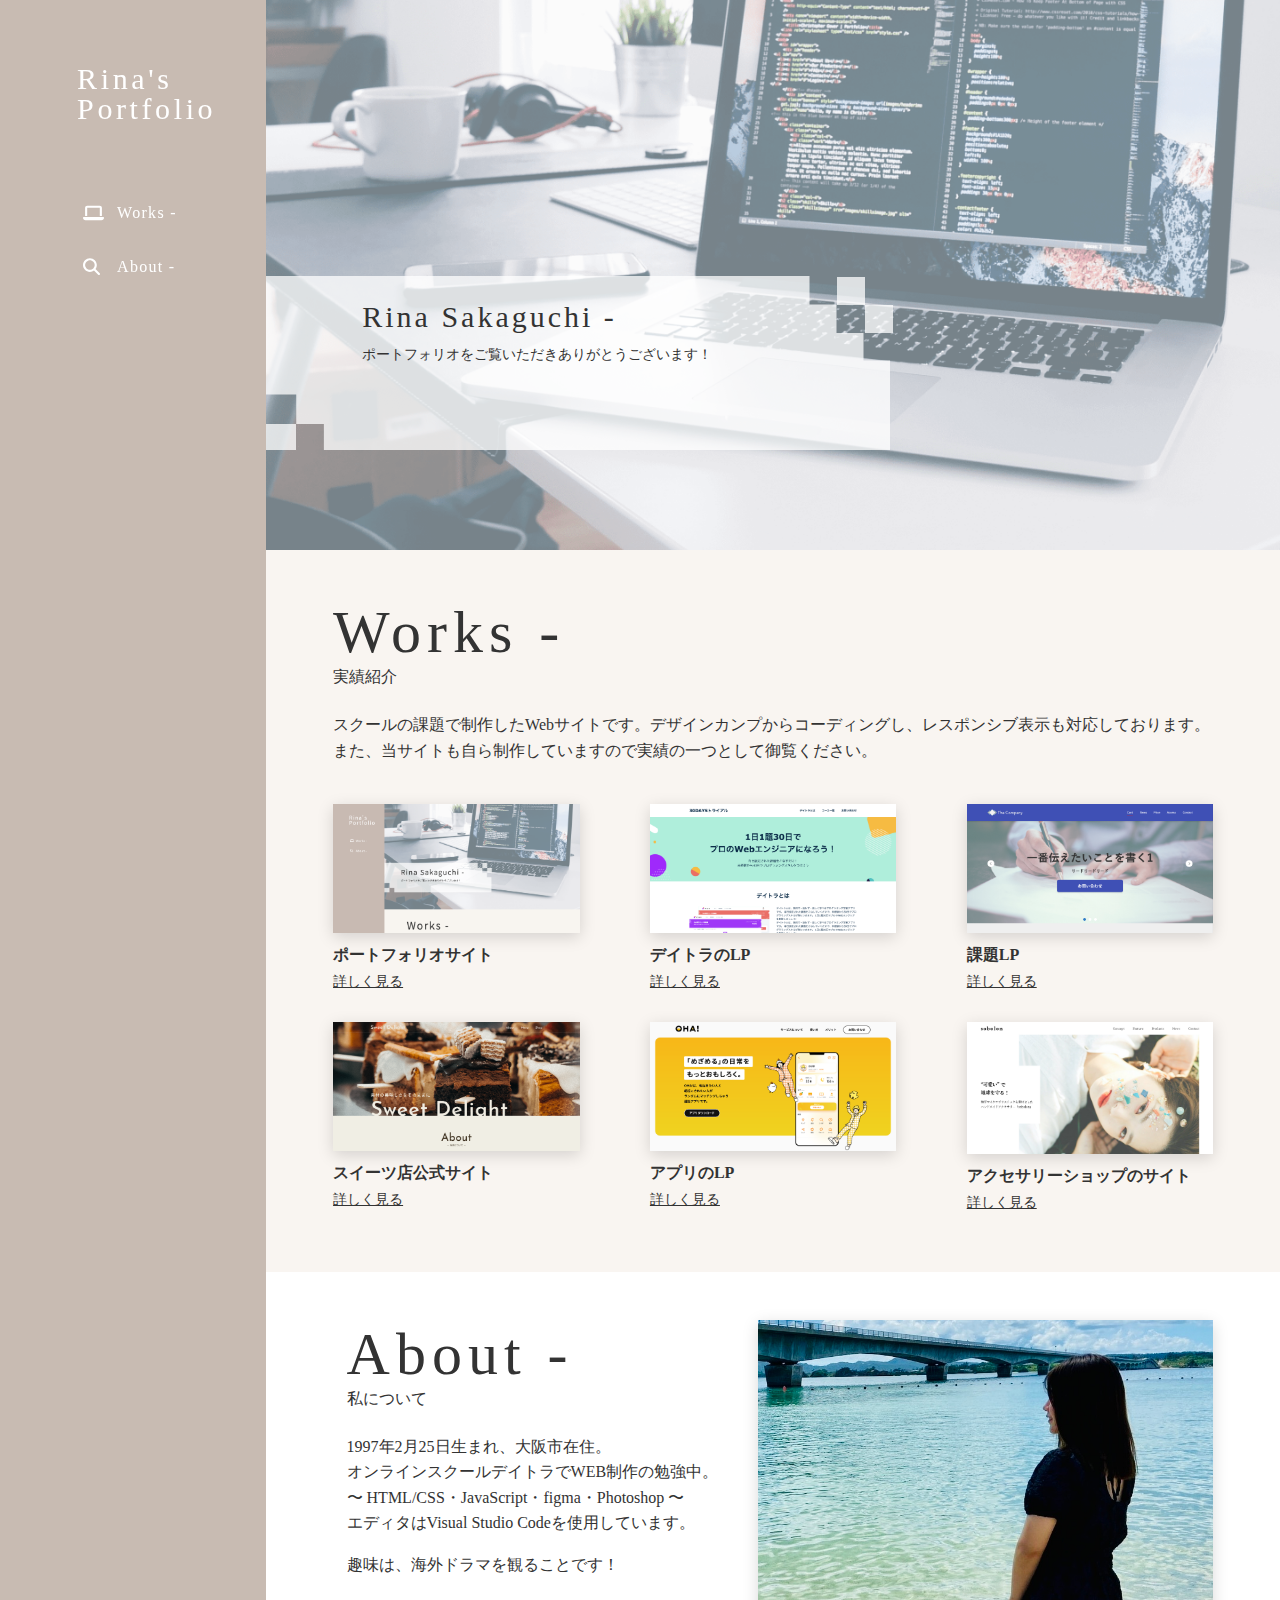
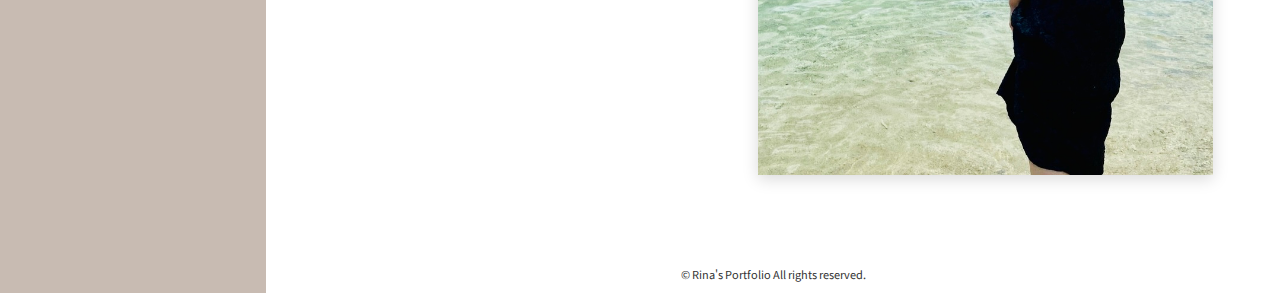
<file: index.html>
<!DOCTYPE html>
<html lang="ja">

<head>
  <meta charset="UTF-8">
  <meta name="viewport" content="width=device-width, initial-scale=1.0">
  <meta name="robots" content="noindex" />
  <title>ポートフォリオサイト</title>
  <meta name="description" content="Rina Sakaguchiのポートフォリオサイトです">

  <!-- google fonts -->
  <link rel="preconnect" href="https://fonts.googleapis.com">
  <link rel="preconnect" href="https://fonts.gstatic.com" crossorigin>
  <link href="https://fonts.googleapis.com/css2?family=Edu+TAS+Beginner:wght@400;700&family=Noto+Sans+JP:wght@400;700&display=swap" rel="stylesheet">

  <!-- stylesheet -->
  <link rel="stylesheet" href="./css/reset.css">
  <link rel="stylesheet" href="./css/style.css">
</head>

<body>
  <div class="wrapper">
    <header class="header">
      <div class="header__container">
        <div class="header__logo">Rina's <br> Portfolio</div>
        <button type="button" id="js-button-drawer" class="header__menu-button">Menu</button>
        <div id="js-drawer" class="header__contents">
          <nav class="header__nav">
            <ul class="header__nav-list">
              <!-- <li class="header__nav-item">
                <a href="#service" class="header__nav-link button">
                  <span class="button__icon">
                    <svg width="24" height="15" viewBox="0 0 24 15" fill="none" xmlns="http://www.w3.org/2000/svg">
                      <path
                        d="M10.2075 0.428596L8.29125 2.33175C7.7175 2.48818 7.185 2.77495 6.735 3.16974L5.7375 4.05241C5.355 4.39133 4.85625 4.57755 4.3425 4.57755H3.6V9.34475C4.365 9.3671 5.0925 9.67622 5.63625 10.2163L6.97125 11.5421L7.23375 11.8028L8.24625 12.8084C8.47875 13.0393 8.86125 13.0393 9.09375 12.8084C9.1575 12.7451 9.20625 12.6706 9.2325 12.5924C9.3375 12.3056 9.58125 12.0896 9.88125 12.0226C10.1813 11.9555 10.4963 12.0449 10.7138 12.2647L11.1188 12.6594C11.5538 13.0915 12.2588 13.0915 12.69 12.6594C12.8925 12.4583 13.0013 12.2013 13.0125 11.9369C13.0275 11.6092 13.2225 11.3187 13.5225 11.1771C13.8225 11.0356 14.1713 11.0654 14.4375 11.2554C14.79 11.5049 15.2813 11.4714 15.5963 11.1585C15.9488 10.8084 15.9488 10.2423 15.5963 9.89596L12.7538 7.07288L11.4112 8.30193C10.3875 9.24047 8.81625 9.25537 7.77375 8.33545C6.585 7.28517 6.55875 5.45278 7.71375 4.36899L10.3425 1.90345C11.37 0.94256 12.7275 0.40625 14.1413 0.40625C15.495 0.40625 16.8038 0.901592 17.8125 1.79172L18.9413 2.78985H20.4H21.9H23.4C23.73 2.78985 24 3.05801 24 3.38575V11.1325C24 11.7917 23.4638 12.3243 22.8 12.3243H21.6C21.1575 12.3243 20.7675 12.0859 20.5613 11.7284H17.3775C17.25 11.9779 17.0813 12.2162 16.8713 12.4248C16.23 13.0617 15.3413 13.3112 14.5088 13.1734C14.3738 13.4453 14.19 13.6985 13.9613 13.9257C12.9375 14.9425 11.3363 15.043 10.1963 14.2274C9.255 15.0021 7.8525 14.9537 6.97125 14.0747L5.9625 13.0691L5.7 12.8084L4.365 11.4825C4.15875 11.2777 3.88875 11.1585 3.6 11.1362C3.6 11.7917 3.06 12.3243 2.4 12.3243H1.2C0.53625 12.3243 0 11.7917 0 11.1325V3.38575C0 3.05801 0.27 2.78985 0.6 2.78985H2.1H3.6H4.3425C4.4175 2.78985 4.48875 2.76378 4.54125 2.71536L5.535 1.83641C6.58125 0.91649 7.9275 0.40625 9.32625 0.40625H9.7125C9.8775 0.40625 10.0463 0.413699 10.2075 0.428596ZM20.4 9.94065V4.57755H18.6C18.3788 4.57755 18.165 4.49561 18.0038 4.35036L16.62 3.12877C15.9375 2.52542 15.0563 2.19395 14.1413 2.19395C13.1888 2.19395 12.2738 2.55522 11.58 3.20326L8.95125 5.66879C8.565 6.03378 8.5725 6.6483 8.97 6.9984C9.31875 7.30752 9.8475 7.30007 10.1888 6.98722L12.885 4.51424C13.2488 4.17904 13.8188 4.20139 14.1563 4.56638C14.4938 4.93137 14.4713 5.49375 14.1038 5.82894L14.0738 5.85874L16.8638 8.62967C17.2388 9.00211 17.4825 9.46021 17.5913 9.93693H20.4V9.94065ZM2.4 10.5366C2.4 10.3785 2.33679 10.2269 2.22426 10.1152C2.11174 10.0034 1.95913 9.94065 1.8 9.94065C1.64087 9.94065 1.48826 10.0034 1.37574 10.1152C1.26321 10.2269 1.2 10.3785 1.2 10.5366C1.2 10.6946 1.26321 10.8462 1.37574 10.9579C1.48826 11.0697 1.64087 11.1325 1.8 11.1325C1.95913 11.1325 2.11174 11.0697 2.22426 10.9579C2.33679 10.8462 2.4 10.6946 2.4 10.5366ZM22.2 11.1325C22.3591 11.1325 22.5117 11.0697 22.6243 10.9579C22.7368 10.8462 22.8 10.6946 22.8 10.5366C22.8 10.3785 22.7368 10.2269 22.6243 10.1152C22.5117 10.0034 22.3591 9.94065 22.2 9.94065C22.0409 9.94065 21.8883 10.0034 21.7757 10.1152C21.6632 10.2269 21.6 10.3785 21.6 10.5366C21.6 10.6946 21.6632 10.8462 21.7757 10.9579C21.8883 11.0697 22.0409 11.1325 22.2 11.1325Z"
                        class="button__icon-path" />
                    </svg>
                  </span>
                  <span class="button__text">
                    Skill -
                  </span>
                </a>
              </li> -->
              <li class="header__nav-item">
                <a href="#works" class="header__nav-link button">
                  <span class="button__icon">
                    <svg width="21" height="16" viewBox="0 0 21 16" fill="none" xmlns="http://www.w3.org/2000/svg">
                      <path
                        d="M4.2 0.635498C3.04172 0.635498 2.1 1.57078 2.1 2.72115V11.0638H4.2V2.72115H16.8V11.0638H18.9V2.72115C18.9 1.57078 17.9583 0.635498 16.8 0.635498H4.2ZM0.63 12.1066C0.282187 12.1066 0 12.3868 0 12.7323C0 14.114 1.12875 15.2351 2.52 15.2351H18.48C19.8712 15.2351 21 14.114 21 12.7323C21 12.3868 20.7178 12.1066 20.37 12.1066H0.63Z"
                        class="button__icon-path" />
                    </svg>
                  </span>
                  <span class="button__text">
                    Works -
                  </span>
                </a>
              </li>
              <li class="header__nav-item">
                <a href="#about" class="header__nav-link button">
                  <span class="button__icon">
                    <svg width="17" height="18" viewBox="0 0 17 18" fill="none" xmlns="http://www.w3.org/2000/svg">
                      <path
                        d="M13.8125 7.04143C13.8125 8.55504 13.3178 9.95324 12.4844 11.0876L16.6879 15.2657C17.1029 15.6779 17.1029 16.3473 16.6879 16.7595C16.2729 17.1717 15.5988 17.1717 15.1838 16.7595L10.9803 12.5814C9.83808 13.4124 8.43027 13.9005 6.90625 13.9005C3.09121 13.9005 0 10.8304 0 7.04143C0 3.25246 3.09121 0.182373 6.90625 0.182373C10.7213 0.182373 13.8125 3.25246 13.8125 7.04143ZM6.90625 11.79C7.53413 11.79 8.15587 11.6672 8.73595 11.4285C9.31604 11.1899 9.84312 10.8401 10.2871 10.3992C10.7311 9.95824 11.0833 9.43476 11.3235 8.85863C11.5638 8.28251 11.6875 7.66502 11.6875 7.04143C11.6875 6.41784 11.5638 5.80035 11.3235 5.22423C11.0833 4.64811 10.7311 4.12463 10.2871 3.68368C9.84312 3.24273 9.31604 2.89296 8.73595 2.65432C8.15587 2.41568 7.53413 2.29285 6.90625 2.29285C6.27837 2.29285 5.65663 2.41568 5.07654 2.65432C4.49646 2.89296 3.96938 3.24273 3.5254 3.68368C3.08142 4.12463 2.72923 4.64811 2.48895 5.22423C2.24867 5.80035 2.125 6.41784 2.125 7.04143C2.125 7.66502 2.24867 8.28251 2.48895 8.85863C2.72923 9.43476 3.08142 9.95824 3.5254 10.3992C3.96938 10.8401 4.49646 11.1899 5.07654 11.4285C5.65663 11.6672 6.27837 11.79 6.90625 11.79Z"
                        class="button__icon-path" />
                    </svg>
                  </span>
                  <span class="button__text">
                    About -
                  </span>
                </a>
              </li>
              <!-- <li class="header__nav-item">
                <a href="#workflow" class="header__nav-link button">
                  <span class="button__icon">
                    <svg width="16" height="16" viewBox="0 0 16 16" fill="none" xmlns="http://www.w3.org/2000/svg">
                      <path
                        d="M8.43454 7.15642C8.7598 7.47765 8.7598 8.00275 8.43455 8.32398L3.65356 13.0459C3.13521 13.5578 2.25649 13.1906 2.25649 12.4621L2.25649 3.01832C2.25649 2.28979 3.13521 1.92261 3.65355 2.43454L8.43454 7.15642Z"
                        class="button__icon-path" />
                      <path
                        d="M15.4089 7.15642C15.7342 7.47765 15.7342 8.00275 15.4089 8.32398L10.6279 13.0459C10.1096 13.5578 9.23085 13.1906 9.23085 12.4621L9.23085 3.01832C9.23085 2.28979 10.1096 1.92261 10.6279 2.43454L15.4089 7.15642Z"
                        class="button__icon-path" />
                    </svg>
                  </span>
                  <span class="button__text">
                    Work flow -
                  </span>
                </a>
              </li> -->
              <!-- <li class="header__nav-item">
                <a href="#messge" class="header__nav-link button">
                  <span class="button__icon">
                    <svg width="16" height="17" viewBox="0 0 16 17" fill="none" xmlns="http://www.w3.org/2000/svg">
                      <path
                        d="M0.502817 8.41785C-0.203433 8.81822 -0.137808 9.88587 0.615317 10.1962L4.99969 12.0119V15.2179C4.99969 15.7797 5.45594 16.2328 6.02157 16.2328C6.32469 16.2328 6.61219 16.0994 6.80594 15.8666L8.74344 13.5606L12.6153 15.1621C13.2059 15.4073 13.8903 15.0224 13.9872 14.3955L15.9872 1.4843C16.0466 1.10876 15.8809 0.730116 15.5653 0.515964C15.2497 0.301812 14.8372 0.28319 14.5028 0.472513L0.502817 8.41785ZM2.13094 9.20928L12.8028 3.15406L5.94032 10.7704L5.97782 10.8014L2.13094 9.20928ZM12.6028 13.5451L7.39657 11.388L14.0872 3.96101L12.6028 13.5451Z"
                        class="button__icon-path" />
                    </svg>
                  </span>
                  <span class="button__text">
                    Message -
                  </span>
                </a>
              </li> -->
              <!-- <li class="header__nav-item">
                <a href="#contact" class="header__nav-link button button--bg">
                  <span class="button__icon">
                    <svg width="20" height="16" viewBox="0 0 20 16" fill="none" xmlns="http://www.w3.org/2000/svg">
                      <path
                        d="M2.5 2.28406C2.15625 2.28406 1.875 2.56339 1.875 2.90479V3.76217L8.61328 9.25563C9.42188 9.91515 10.582 9.91515 11.3906 9.25563L18.125 3.76217V2.90479C18.125 2.56339 17.8438 2.28406 17.5 2.28406H2.5ZM1.875 6.17138V12.8365C1.875 13.1779 2.15625 13.4572 2.5 13.4572H17.5C17.8438 13.4572 18.125 13.1779 18.125 12.8365V6.17138L12.5781 10.6949C11.0781 11.917 8.91797 11.917 7.42188 10.6949L1.875 6.17138ZM0 2.90479C0 1.53531 1.12109 0.421875 2.5 0.421875H17.5C18.8789 0.421875 20 1.53531 20 2.90479V12.8365C20 14.2059 18.8789 15.3194 17.5 15.3194H2.5C1.12109 15.3194 0 14.2059 0 12.8365V2.90479Z"
                        class="button__icon-path button__icon-path--contact" />
                    </svg>
                  </span>
                  <span class="button__text">
                    Contact -
                  </span>
                </a>
              </li>
              <li class="header__nav-item">
                <a href="#contact" class="header__nav-link button button--border">
                  <span class="button__icon">
                    <svg width="20" height="21" viewBox="0 0 20 21" fill="none" xmlns="http://www.w3.org/2000/svg">
                      <path
                        d="M17.9441 6.40799C17.9568 6.58444 17.9568 6.76092 17.9568 6.93736C17.9568 12.3191 13.8325 18.5201 6.29441 18.5201C3.97207 18.5201 1.81473 17.8521 0 16.6926C0.329961 16.7304 0.647187 16.743 0.989844 16.743C2.90605 16.743 4.67004 16.1002 6.07867 15.0037C4.27664 14.9659 2.76648 13.7937 2.24617 12.1805C2.5 12.2183 2.75379 12.2435 3.02031 12.2435C3.38832 12.2435 3.75637 12.193 4.09898 12.1049C2.22082 11.7267 0.812148 10.0883 0.812148 8.10949V8.05909C1.35781 8.36158 1.99238 8.55063 2.66492 8.57581C1.56086 7.84479 0.837539 6.59704 0.837539 5.18543C0.837539 4.42922 1.04055 3.73602 1.3959 3.13105C3.41367 5.60136 6.44668 7.21459 9.84766 7.39107C9.78422 7.08858 9.74613 6.77353 9.74613 6.45843C9.74613 4.21496 11.5736 2.38745 13.8451 2.38745C15.0253 2.38745 16.0913 2.87899 16.84 3.67302C17.7664 3.49658 18.6547 3.15626 19.4416 2.68994C19.137 3.63523 18.4898 4.42926 17.6395 4.93337C18.4644 4.84519 19.2639 4.61827 19.9999 4.30322C19.4416 5.10981 18.7436 5.82819 17.9441 6.40799Z"
                        class="button__icon-path" />
                    </svg>
                  </span>
                  <span class="button__text">
                    Twitter -
                  </span>
                </a>
              </li> -->
            </ul>
          </nav>
        </div>
      </div>
    </header>


  <main class="main">
    <div class="fv">
      <picture class="fv__img">
        <source media="(min-width: 768px)" srcset="./img/img_fv.png">
        <img src="./img/sp/img_fv.png" alt="ファーストビュー">
      </picture>
      <div class="fv__contents">
        <h1 class="fv__head">
          <span class="fv__head-main">Rina Sakaguchi -</span>
          <span class="fv__head-sub">ポートフォリオをご覧いただきありがとうございます！</span>
        </h1>
      </div>
    </div>

    <!-- <section id="service" class="section service">
      <div class="section__inner">
        <h2 class="section__head">
          <span class="section__head-main">Skill -</span>
          <span class="section__head-sub">できること</span>
        </h2>
        <p class="section__lead-text">スクールで習得したスキル内容です。実務を想定しながら取り組みました。
        </p>
        <div class="section__contents">
          <ul class="service__list">
            <li class="service__item">
              <div class="service__item-img"><img src="./img/img_service1.svg" alt=""></div>
              <h3 class="service__item-name">HTML5/CSS3</h3>
              <p class="service__item-text">レスポンシブデザイン、Sassの記述が可能です。</p>
            </li>
            <li class="service__item">
              <div class="service__item-img"><img src="./img/img_service2.svg" alt=""></div>
              <h3 class="service__item-name">JavaScript</h3>
              <p class="service__item-text">文言の変更や表示崩れなど、ホームページでのちょっとしたお困りごとに対応いたします。</p>
            </li>
            <li class="service__item">
              <div class="service__item-img"><img src="./img/img_service3.svg" alt=""></div>
              <h3 class="service__item-name">WordPress</h3>
              <p class="service__item-text">ホームページ制作に関するご相談を無料でお受けしております。些細なことでもお気軽にご相談ください！</p>
            </li>
            <li class="service__item">
              <div class="service__item-img"><img src="./img/img_service3.svg" alt=""></div>
              <h3 class="service__item-name">WordPress</h3>
              <p class="service__item-text">ホームページ制作に関するご相談を無料でお受けしております。些細なことでもお気軽にご相談ください！</p>
            </li>
            <li class="service__item">
              <div class="service__item-img"><img src="./img/img_service3.svg" alt=""></div>
              <h3 class="service__item-name">WordPress</h3>
              <p class="service__item-text">ホームページ制作に関するご相談を無料でお受けしております。些細なことでもお気軽にご相談ください！</p>
            </li>
            <li class="service__item">
            </li>
          </ul>
        </div>
      </div>
    </section> -->

    <section id="works" class="section works">
      <div class="section__inner">
        <h2 class="section__head">
          <span class="section__head-main">Works -</span>
          <span class="section__head-sub">実績紹介</span>
        </h2>
        <p class="section__lead-text">スクールの課題で制作したWebサイトです。デザインカンプからコーディングし、レスポンシブ表示も対応しております。また、当サイトも自ら制作していますので実績の一つとして御覧ください。</p>
        <div class="section__contents">
          <ul class="works__list">
            <li class="works__item">
              <div class="works__item-img"><img src="./img/portfolio.png" alt="実績"></div>
              <h3 class="works__item-name">ポートフォリオサイト</h3>
              <a href="" target="_blank" class="works__item-link">詳しく見る</a>
            </li>
            <li class="works__item">
              <div class="works__item-img"><img src="./img/img_practice.png" alt=""></div>
              <h3 class="works__item-name">デイトラのLP</h3>
              <a href="./Practice/index.html" target="_blank" class="works__item-link">詳しく見る</a>
            </li>
            <li class="works__item">
              <div class="works__item-img"><img src="./img/TheCompany.png" alt=""></div>
              <h3 class="works__item-name">課題LP</h3>
              <a href="./TheCompay/index.html" target="_blank" class="works__item-link">詳しく見る</a>
            </li>
            <li class="works__item">
              <div class="works__item-img"><img src="./img/practice1.png" alt=""></div>
              <h3 class="works__item-name">スイーツ店公式サイト</h3>
              <a href="cake/index.html" target="_blank" class="works__item-link">詳しく見る</a>
            </li>
            <li class="works__item">
              <div class="works__item-img"><img src="./img/practice2.png" alt=""></div>
              <h3 class="works__item-name">アプリのLP</h3>
              <a href="OHA!/index.html" target="_blank" class="works__item-link">詳しく見る</a>
            </li>
            <li class="works__item">
              <div class="works__item-img"><img src="./img/sobolon.png" alt=""></div>
              <h3 class="works__item-name">アクセサリーショップのサイト</h3>
              <a href="./sobolon/index.html" target="_blank" class="works__item-link">詳しく見る</a>
            </li>
            <!-- <li class="works__item">
              <div class="works__item-img"><img src="./img/img_works3.jpg" alt=""></div>
              <h3 class="works__item-name">家具のサブスクLP（サンプル）</h3>
              <a href="" target="_blank" class="works__item-link">詳しく見る</a>
            </li> -->
          </ul>
        </div>
      </div>
    </section>

    <section id="about" class="section about">
      <div class="section__inner">
        <div class="about__container">
          <div class="about__img"><img src="./img/img_about.png" alt=""></div>
          <div class="about__text-contents">
            <h2 class="section__head">
              <span class="section__head-main">About -</span>
              <span class="section__head-sub">私について</span>
            </h2>
            <p class="about__text">
              1997年2月25日生まれ、大阪市在住。<br>
              オンラインスクールデイトラでWEB制作の勉強中。<br>
              〜 HTML/CSS・JavaScript・figma・Photoshop 〜<br>
              エディタはVisual Studio Codeを使用しています。

            </p>
            <p class="about__text">趣味は、海外ドラマを観ることです！
            </p>
          </div>
        </div>
      </div>
    </section>

    <!-- <section id="message" class="section message">
      <div class="section__inner">
        <div class="message__container">
          <div class="message__img"><img src="./img/img_message.png" alt=""></div>
          <div class="message__text-contents">
            <h2 class="section__head">
              <span class="section__head-main">Message -</span>
              <span class="section__head-sub">ご依頼をお考えの方へ
              </span>
            </h2>
            <p class="message__text">
              静的なHTMLコーディングからWordPress化まで対応可能です。デザインカンプの意図をしっかりと理解した上で、迅速、丁寧な対応でコーディング業務をサポートいたします！
            </p>
          </div>
        </div>
      </div>
    </section> -->

    <!-- <div class="page-buttom">
      <div id="contact" class="page-buttom__item page-buttom__item--contact">
        <h2 class="section__head section__head--center">
          <span class="section__head-main">Contact -
          </span>
          <span class="section__head-sub">お問い合わせ</span>
        </h2>
        <a href="" target="_blank" class="page-buttom__button button button--border">
          <span class="button__icon">
            <svg width="20" height="16" viewBox="0 0 20 16" fill="none" xmlns="http://www.w3.org/2000/svg">
              <path
                d="M2.5 2.28406C2.15625 2.28406 1.875 2.56339 1.875 2.90479V3.76217L8.61328 9.25563C9.42188 9.91515 10.582 9.91515 11.3906 9.25563L18.125 3.76217V2.90479C18.125 2.56339 17.8438 2.28406 17.5 2.28406H2.5ZM1.875 6.17138V12.8365C1.875 13.1779 2.15625 13.4572 2.5 13.4572H17.5C17.8438 13.4572 18.125 13.1779 18.125 12.8365V6.17138L12.5781 10.6949C11.0781 11.917 8.91797 11.917 7.42188 10.6949L1.875 6.17138ZM0 2.90479C0 1.53531 1.12109 0.421875 2.5 0.421875H17.5C18.8789 0.421875 20 1.53531 20 2.90479V12.8365C20 14.2059 18.8789 15.3194 17.5 15.3194H2.5C1.12109 15.3194 0 14.2059 0 12.8365V2.90479Z"
                class="button__icon-path" />
            </svg>
          </span>
          <span class="button__text">
            Contact -
          </span>
        </a>
      </div>
      <div id="twitter" class="page-buttom__item page-buttom__item--twitter">
        <h2 class="section__head section__head--center">
          <span class="section__head-main">Twitter -
          </span>
          <span class="section__head-sub">ツイッター</span>
        </h2>
        <a href="" target="_blank" class="page-buttom__button button button--border">
          <span class="button__icon">
            <svg width="20" height="21" viewBox="0 0 20 21" fill="none" xmlns="http://www.w3.org/2000/svg">
              <path
                d="M17.9441 6.40799C17.9568 6.58444 17.9568 6.76092 17.9568 6.93736C17.9568 12.3191 13.8325 18.5201 6.29441 18.5201C3.97207 18.5201 1.81473 17.8521 0 16.6926C0.329961 16.7304 0.647187 16.743 0.989844 16.743C2.90605 16.743 4.67004 16.1002 6.07867 15.0037C4.27664 14.9659 2.76648 13.7937 2.24617 12.1805C2.5 12.2183 2.75379 12.2435 3.02031 12.2435C3.38832 12.2435 3.75637 12.193 4.09898 12.1049C2.22082 11.7267 0.812148 10.0883 0.812148 8.10949V8.05909C1.35781 8.36158 1.99238 8.55063 2.66492 8.57581C1.56086 7.84479 0.837539 6.59704 0.837539 5.18543C0.837539 4.42922 1.04055 3.73602 1.3959 3.13105C3.41367 5.60136 6.44668 7.21459 9.84766 7.39107C9.78422 7.08858 9.74613 6.77353 9.74613 6.45843C9.74613 4.21496 11.5736 2.38745 13.8451 2.38745C15.0253 2.38745 16.0913 2.87899 16.84 3.67302C17.7664 3.49658 18.6547 3.15626 19.4416 2.68994C19.137 3.63523 18.4898 4.42926 17.6395 4.93337C18.4644 4.84519 19.2639 4.61827 19.9999 4.30322C19.4416 5.10981 18.7436 5.82819 17.9441 6.40799Z"
                class="button__icon-path" />
            </svg>
          </span>
          <span class="button__text">
            Twitter -
          </span>
        </a>
      </div>
    </div> -->

    <footer class="footer">
      <small class="footer__copy" >© Rina's Portfolio All rights reserved.
      </small>
    </footer>
  </main>
</div>

  <!-- jQuery -->
  <script src="https://ajax.googleapis.com/ajax/libs/jquery/3.7.1/jquery.min.js"></script>
  <script src="./js/index.js"></script>
</body>

</html>
</file>
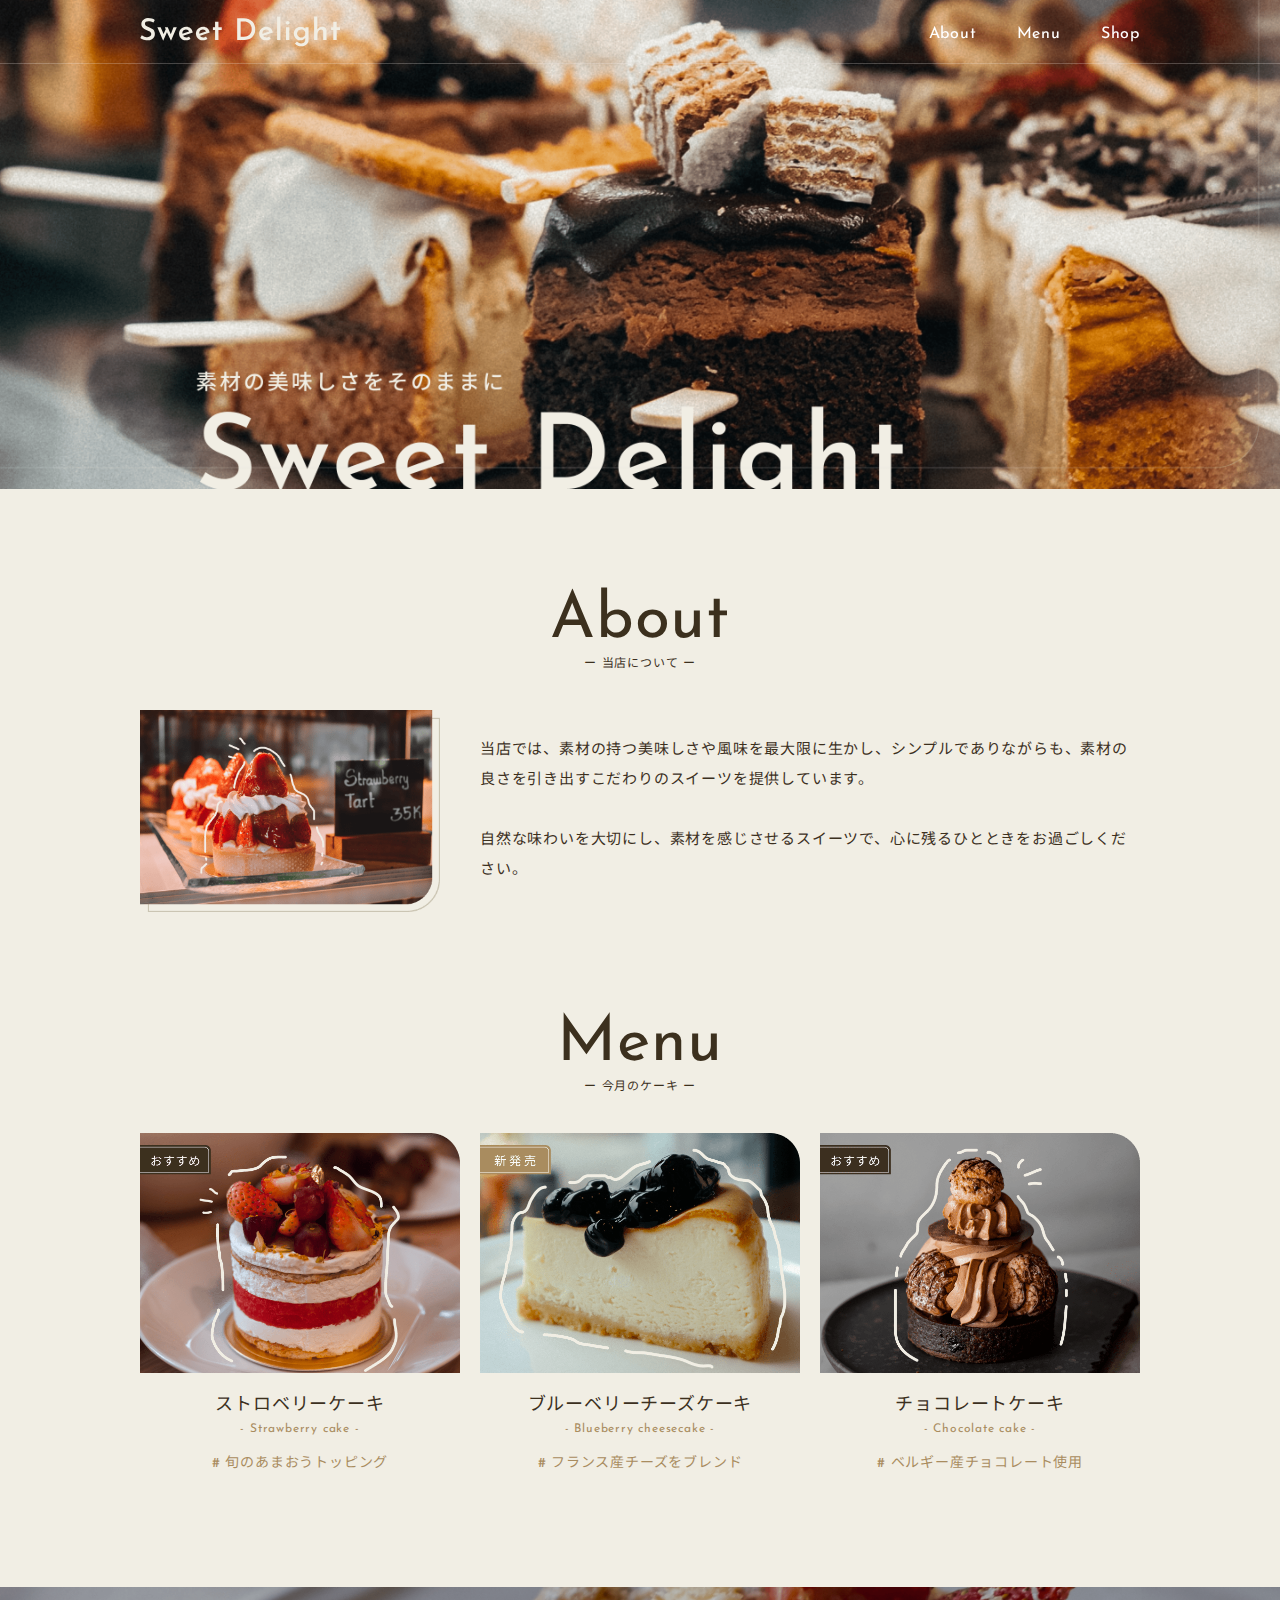
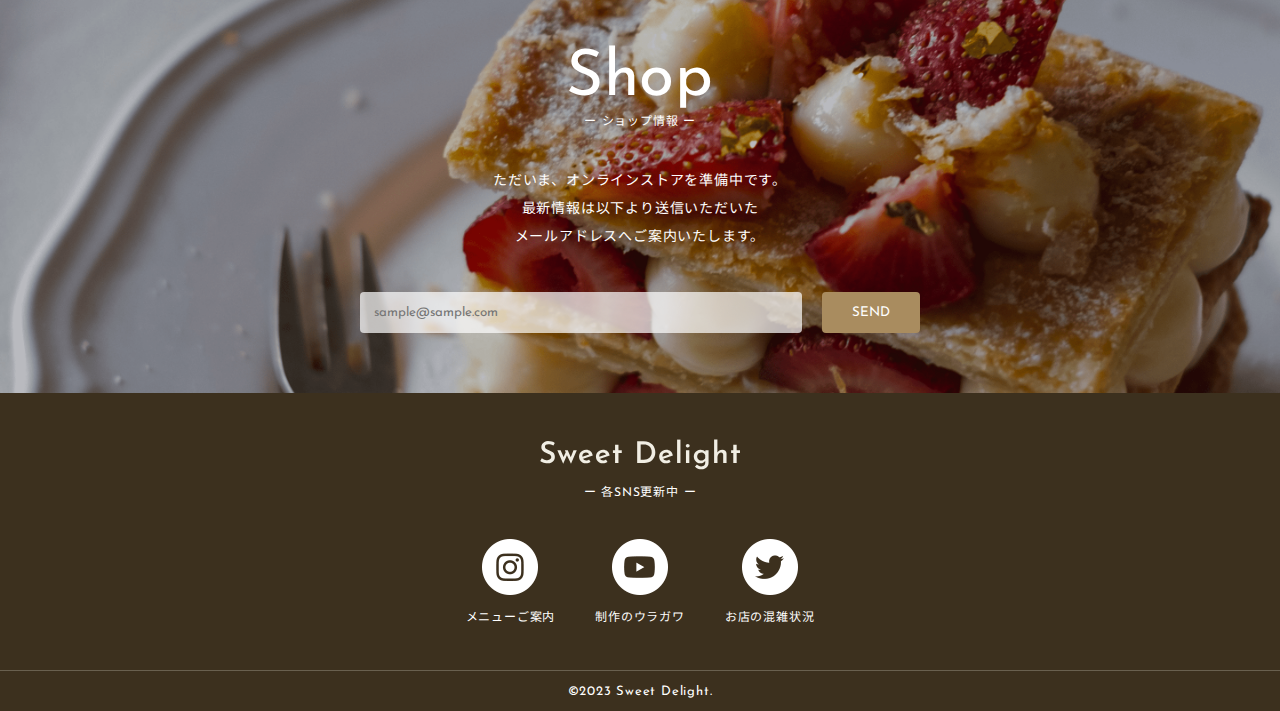
<file: cake/index.html>
<!DOCTYPE html>
<html lang="ja">

<head>
  <!-- 文字コードの指定 UTF-8を指定-->
  <meta charset="UTF-8">
  <!-- スマホやタブレットでもきれいに表示する「レスポンシブ表示」のための記述 -->
  <meta name="viewport" content="width=device-width, initial-scale=1.0">
  <!-- サイトのアイコン設定 -->
  <link rel="shortcut icon" href="./favicon.ico" type="image/x-icon">
  <!-- 検索にヒットしないようにするための記述 -->
  <meta name="robots" content="noindex" />

  <!-- サイトのタイトル -->
  <title>Sweet delight</title>
  <!-- サイトの概要 -->
  <meta name="description" content="サイトの概要を記入">

  <!-- GoogleFontsを読み込むための記述-->
  <link rel="preconnect" href="https://fonts.googleapis.com">
  <link rel="preconnect" href="https://fonts.gstatic.com" crossorigin>
  <link href="https://fonts.googleapis.com/css2?family=Josefin+Sans:wght@400;500&family=Noto+Sans+JP&display=swap"
    rel="stylesheet">

  <!-- スタイルシートの読み込み -->
  <link rel="stylesheet" href="./css/reset.css">
  <link rel="stylesheet" href="./css/style.css">
</head>

<body>
  <header class="header">
    <div class="header-inner inner">
      <h1 class="header-logo"><img src="./img/logo.svg" alt="Sweet delight"></h1>
      <nav class="header-nav">
        <ul class="header-nav-list">
          <li class="header-nav-item">
            <a href="#about" class="header-nav-link">About</a>
          </li>
          <li class="header-nav-item">
            <a href="#menu" class="header-nav-link">Menu</a>
          </li>
          <li class="header-nav-item">
            <a href="#shop" class="header-nav-link">Shop</a>
          </li>
        </ul>
      </nav>
    </div>
  </header>
  <!-- header -->

  <div class="fv">
    <picture class="fv-picture">
      <source media="(min-width: 768px)" srcset="./img/fv.png">
      <img src="./img/sp/fv.png" alt="素材の美味しさをそのままに　Sweet delight">
    </picture>
  </div>

  <section id="about" class="about">
    <div class=" about-inner inner">
      <h2 class="section-title">
        <span class="section-title-main">About</span>
        <span class="section-title-sub">ー 当店について ー</span>
      </h2>
      <div class="about-contents">
        <img src="./img/about.png" alt="about img">
        <div class="about-text-content">
          <p class="about-text">
            当店では、素材の持つ美味しさや風味を最大限に生かし、シンプルでありながらも、素材の良さを引き出すこだわりのスイーツを提供しています。
          </p>
          <p class="about-text">
            自然な味わいを大切にし、素材を感じさせるスイーツで、心に残るひとときをお過ごしください。
          </p>
        </div>
      </div>
    </div>
  </section>
  <!-- about -->
  <section id="menu" class="menu">
    <div class="menu-inner inner">
      <h2 class="section-title">
        <span class="section-title-main">Menu</span>
        <span class="section-title-sub">ー 今月のケーキ ー</span>
      </h2>
      <div class="menu-content">
        <ul class="menu-list">
          <li class="menu-list-item">
            <div class="menu-img">
              <img src="./img/menu1.png" alt="">
            </div>
            <div class="menu-text-contents">
              <h3 class="menu-name">
                <span class="menu-name-main">ストロベリーケーキ</span>
                <spna class="menu-name-sub">- Strawberry cake -</spna>
              </h3>
              <p class="menu-text"># 旬のあまおうトッピング</p>
            </div>
          </li>
          <li class="menu-list-item">
            <div class="menu-img">
              <img src="./img/menu2.png" alt="">
            </div>
            <div class="menu-text-contents">
              <h3 class="menu-name">
                <span class="menu-name-main">ブルーベリーチーズケーキ</span>
                <spna class="menu-name-sub">- Blueberry cheesecake -</spna>
              </h3>
              <p class="menu-text"># フランス産チーズをブレンド</p>
            </div>
          </li>
          <li class="menu-list-item">
            <div class="menu-img">
              <img src="./img/menu3.png" alt="">
            </div>
            <div class="menu-text-contents">
              <h3 class="menu-name">
                <span class="menu-name-main">チョコレートケーキ</span>
                <spna class="menu-name-sub">- Chocolate cake -</spna>
              </h3>
              <p class="menu-text"># ベルギー産チョコレート使用</p>
            </div>
          </li>
        </ul>
      </div>
    </div>
  </section>
  <!-- menu -->
  <section id="shop" class="shop">
    <div class="shop-inner">
      <h2 class="section-title section-title-l">
        <span class="section-title-main">Shop</span>
        <span class="section-title-sub">ー ショップ情報 ー</span>
      </h2>
      <div class="shop-contents">
        <p class="shop-text">
          ただいま、オンラインストアを準備中です。 <br>
          最新情報は以下より送信いただいた <br>
          メールアドレスへご案内いたします。
        </p>
        <form action="" method="post" class="form">
          <input type="email" class="form-input" placeholder="sample@sample.com">
          <button type="submit"
           class="form-submit">SEND</button>
        </form>
      </div>
    </div>
  </section>
  <!-- shop -->
  <footer class="footer">
    <div class="footer-logo">
      <img src="./img/logo.svg" alt="Sweet delight">
    </div>
    <p class="footer-text">ー 各SNS更新中 ー</p>
    <ul class="footer-nav-list">
      <li class="footer-nav-item">
        <a href="https://www.instagram.com/?hl=ja" class="footer-nav-link" target="_blank"><img src="./img/icon-instagram.png" alt="instagram">
        <p class="footer-nav-link-text">メニューご案内
        </p>
        </a>
      </li>
      <li class="footer-nav-item">
        <a href="https://www.youtube.com/" class="footer-nav-link" target="_blank"><img src="./img/icon-youtube.png" alt="youtube">
        <p class="footer-nav-link-text">制作のウラガワ
        </p>
        </a>
      </li>
      <li class="footer-nav-item">
        <a href="https://twitter.com/" class="footer-nav-link" target="_blank"><img src="./img/icon-twitter.png" alt="twitter">
        <p class="footer-nav-link-text">お店の混雑状況
        </p>
        </a>
      </li>
    </ul>
    <div class="footer-copy-wrapper">
      <small class="footer-copylight">&copy;2023 Sweet Delight.
      </small>
    </div>
  </footer>
  <!-- footer -->
  <p id="page-top"><a href="#">TOP</a></p>
  <!-- topへ戻る -->
<!-- 　jQuery -->
<script src="https://ajax.googleapis.com/ajax/libs/jquery/3.4.1/jquery.min.js"></script>
<script src="./js/script.js"></script>
</body>

</html>
</file>
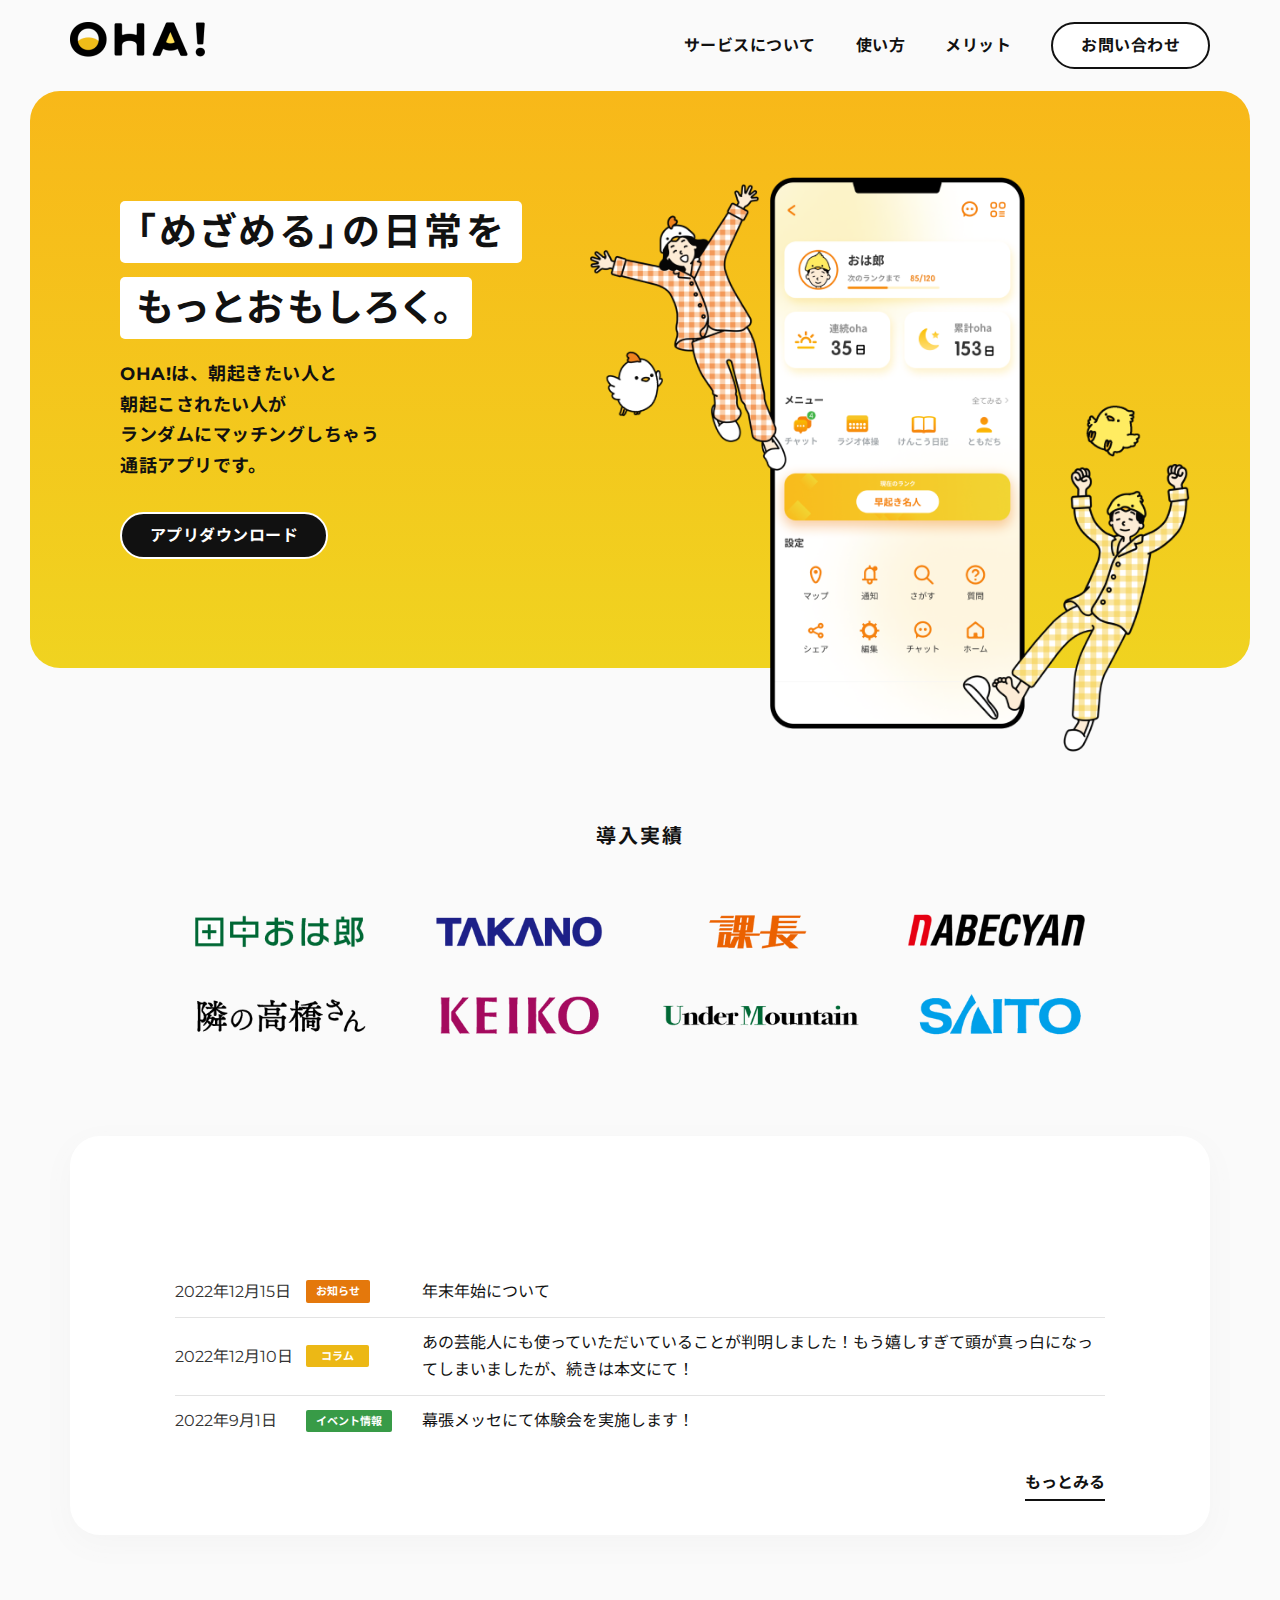
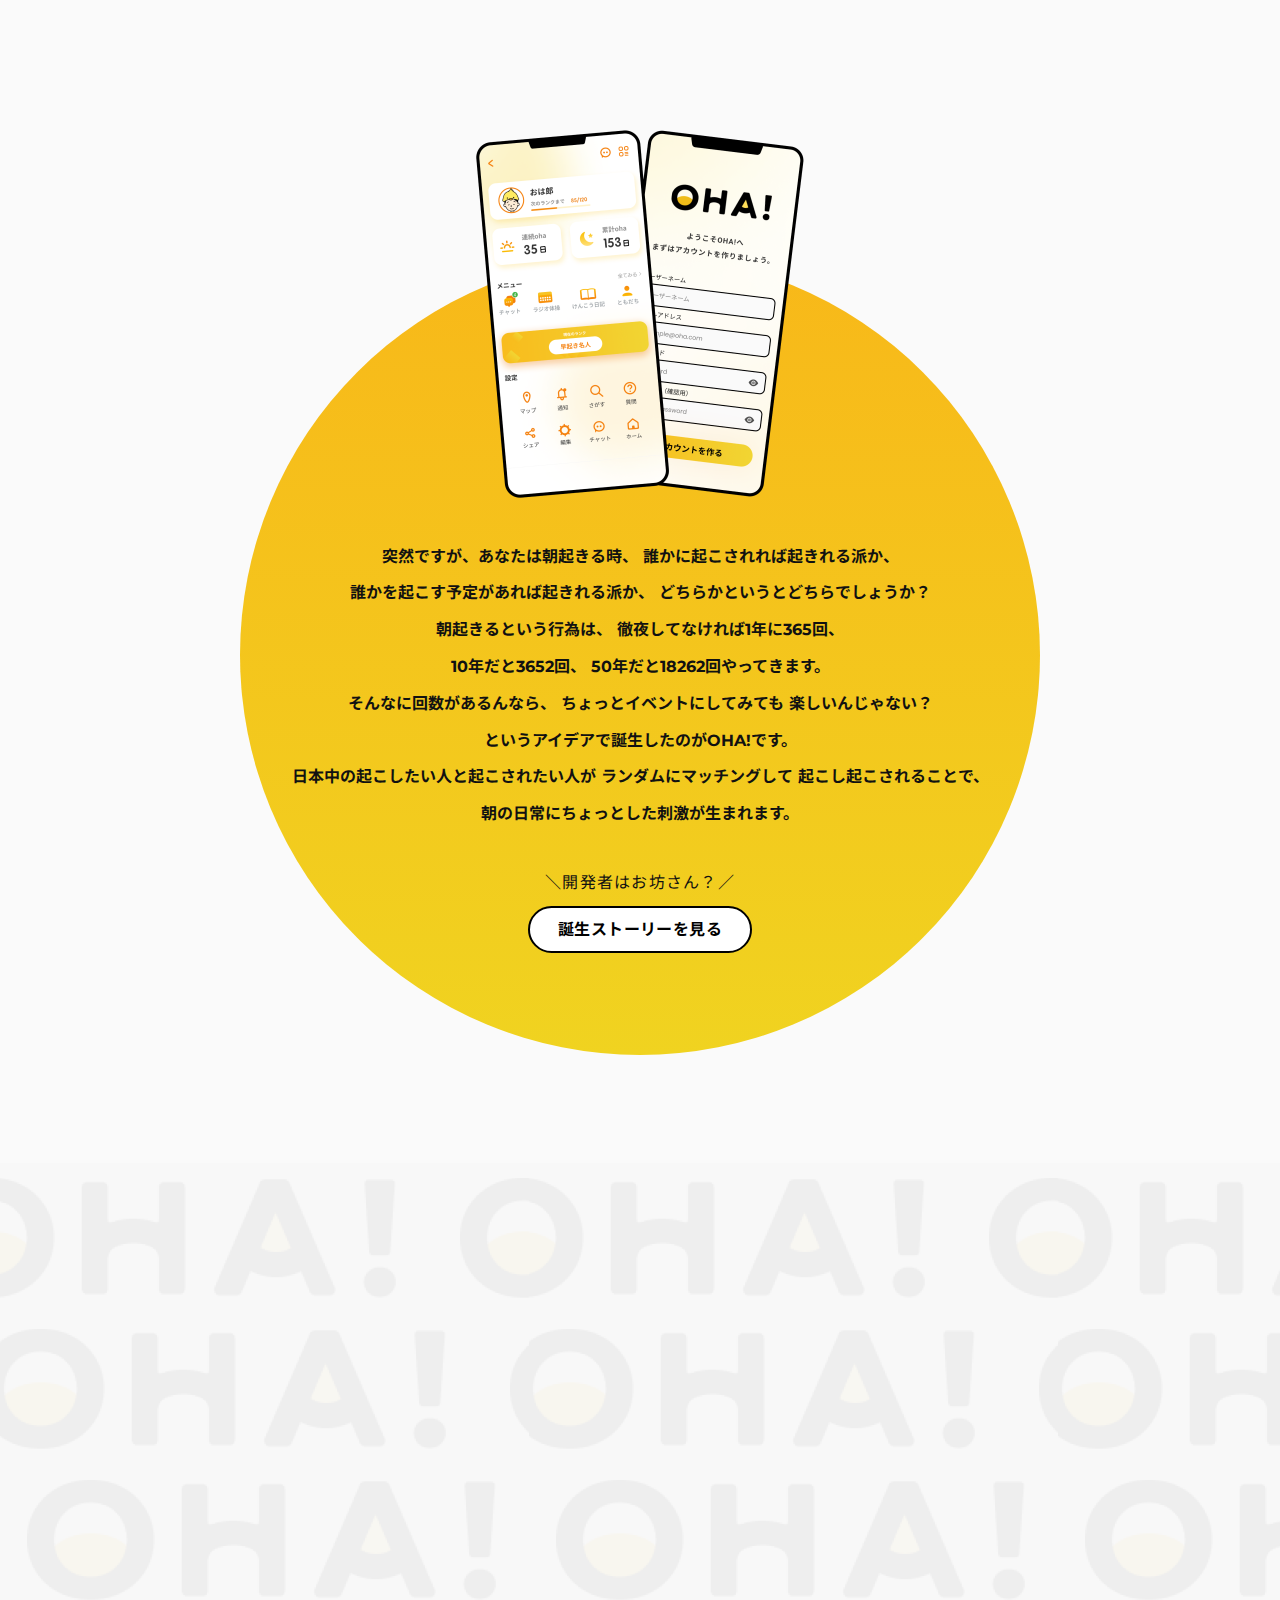
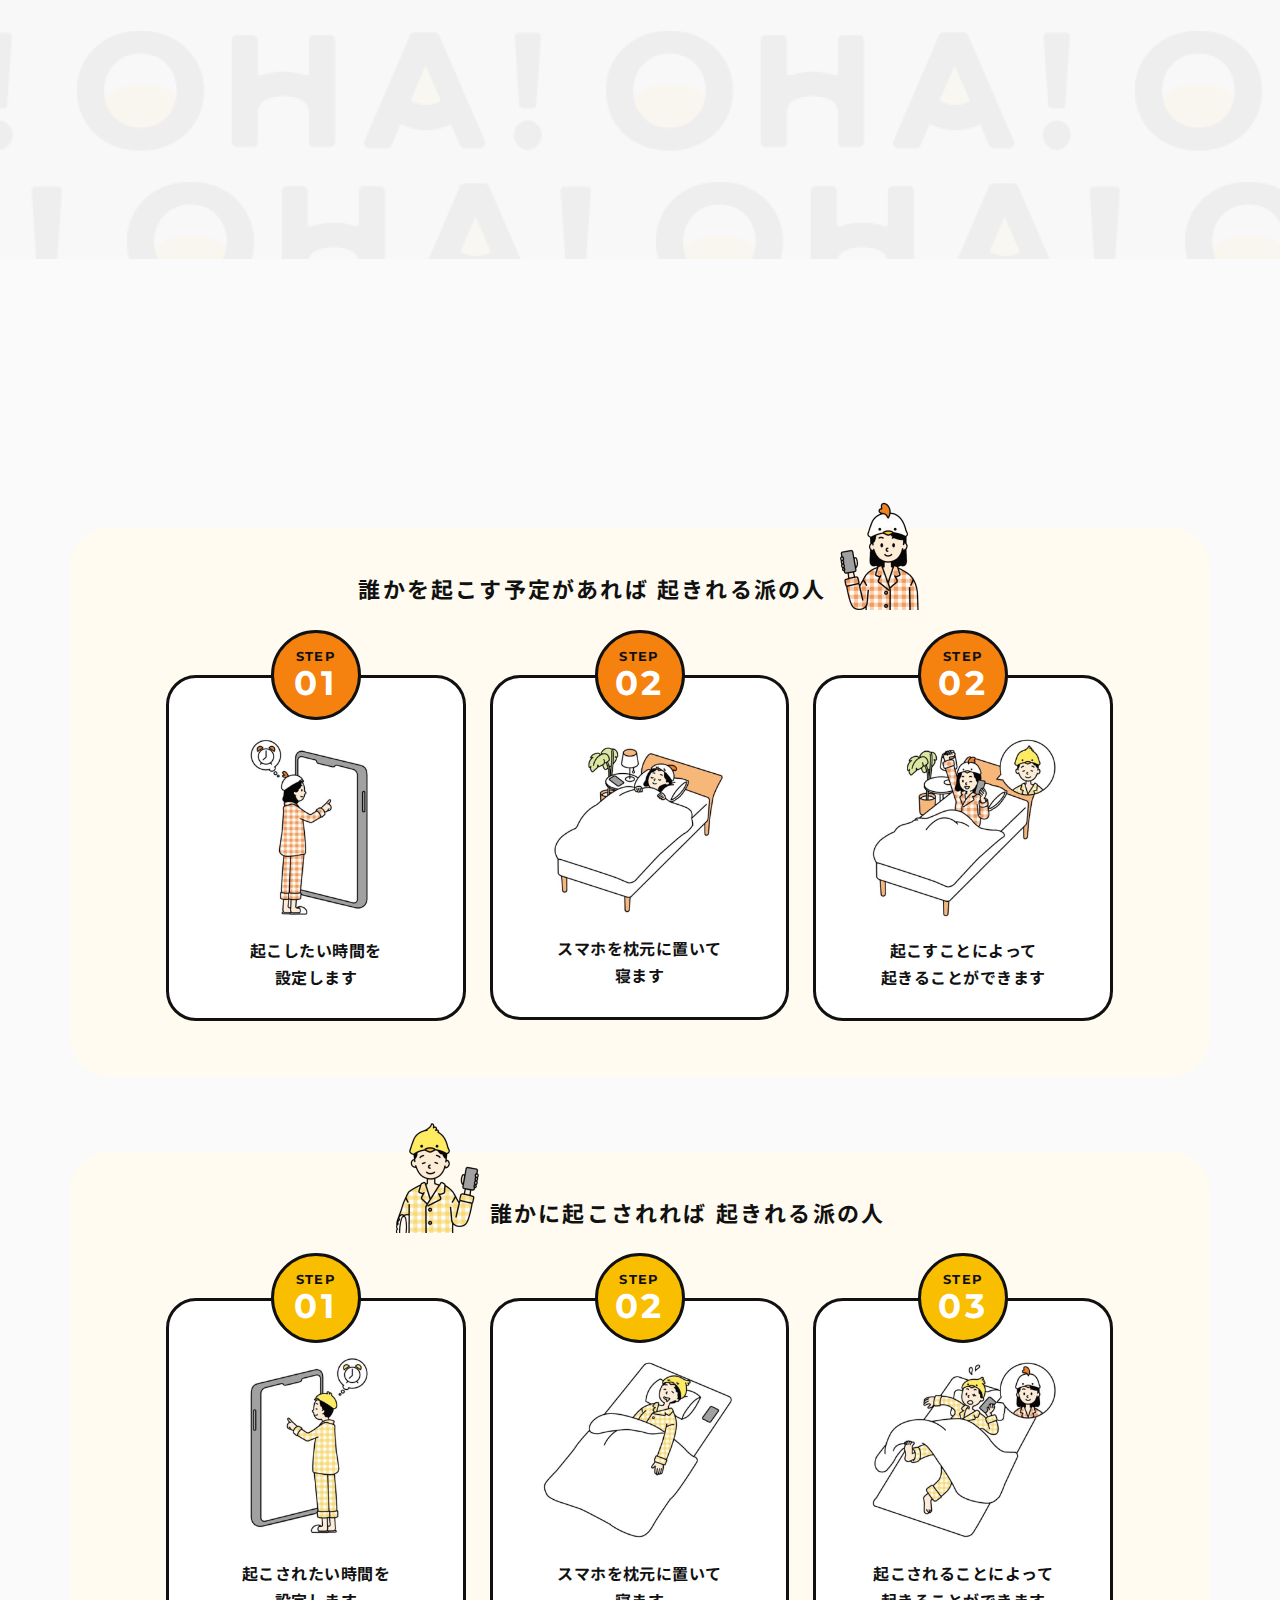
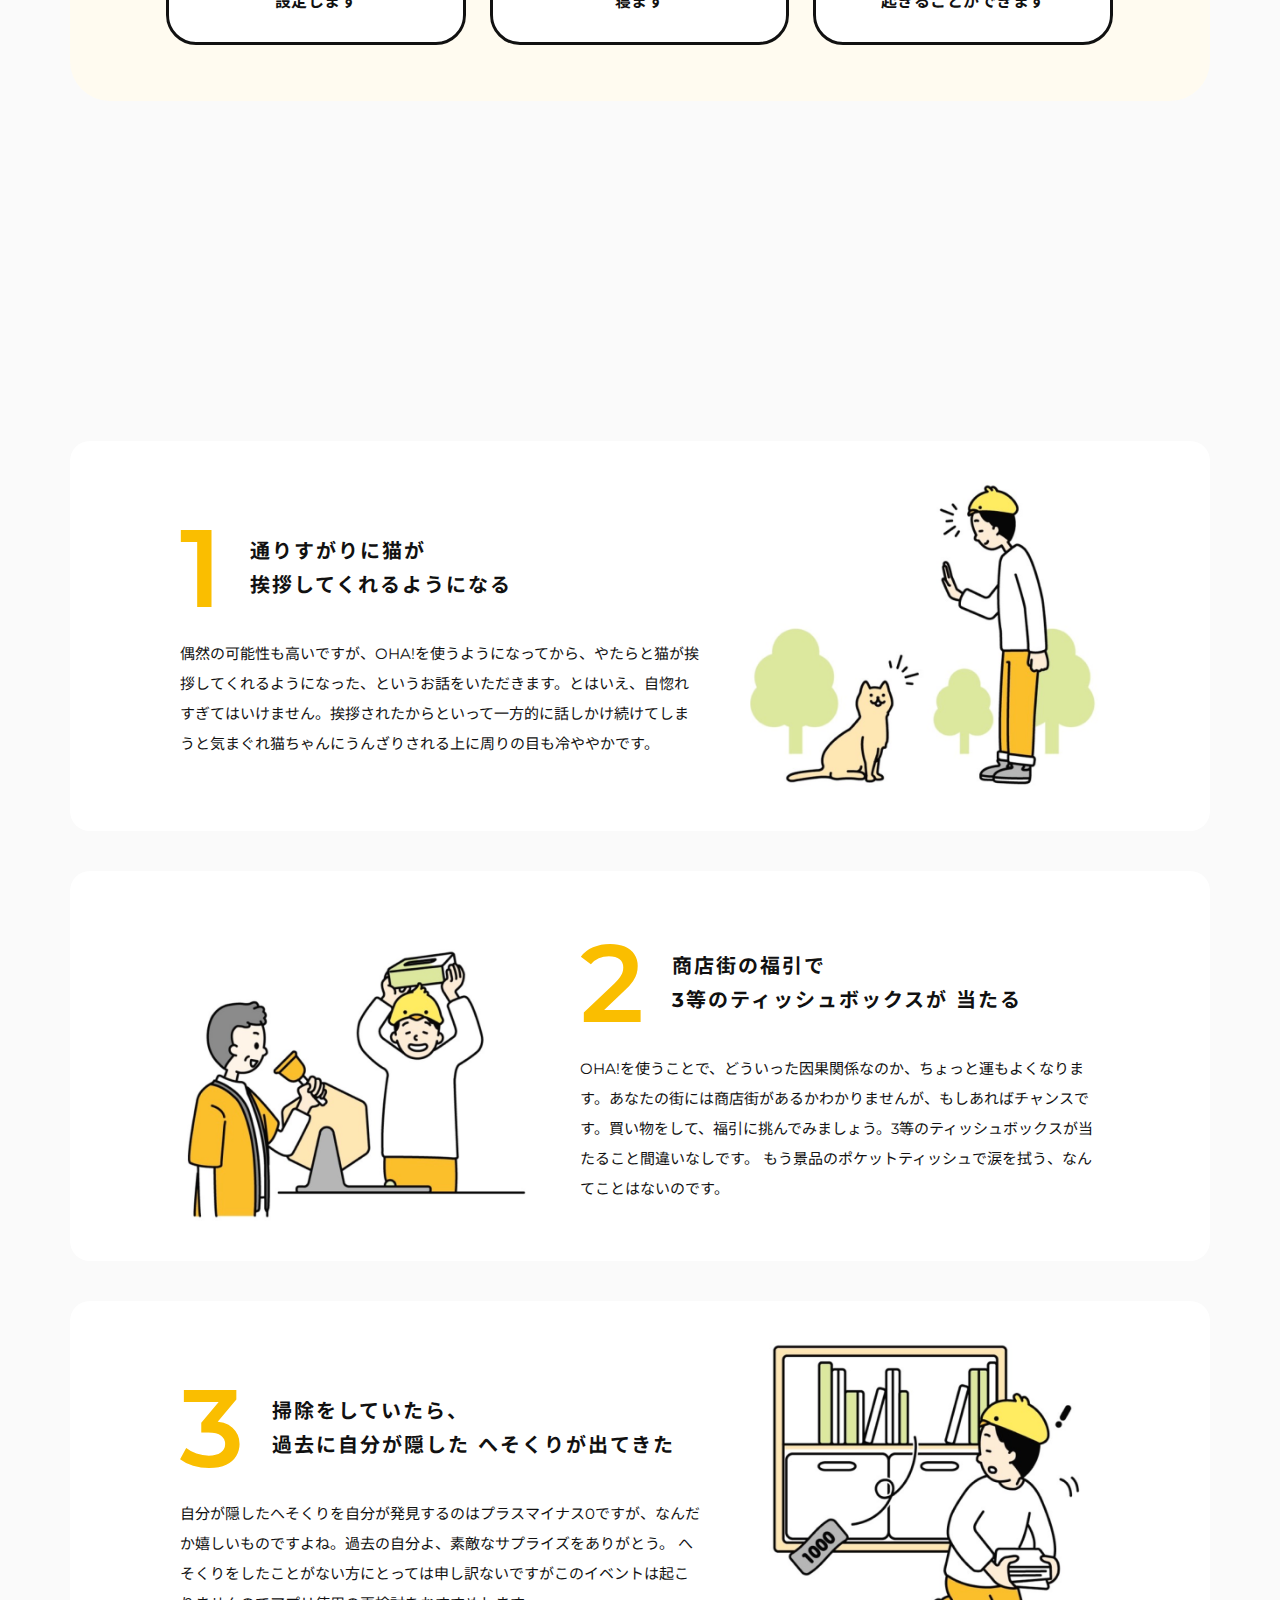
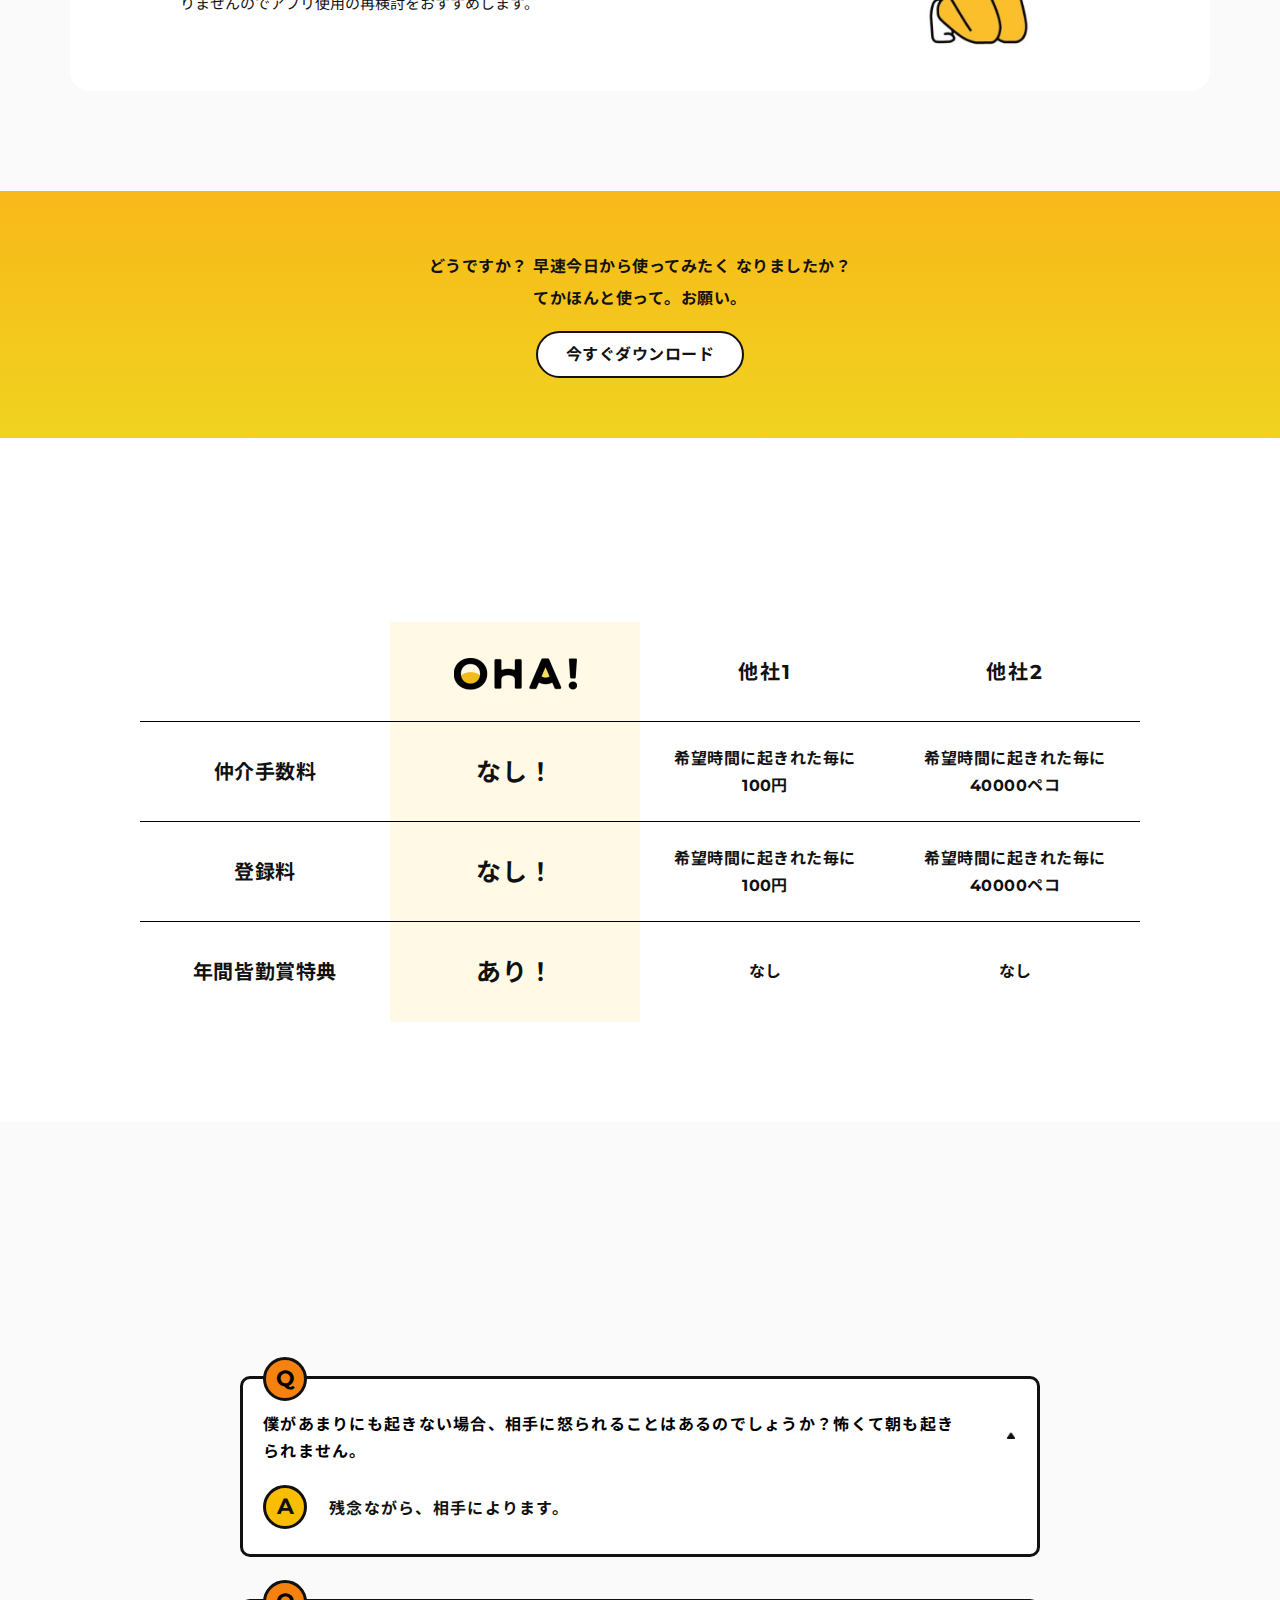
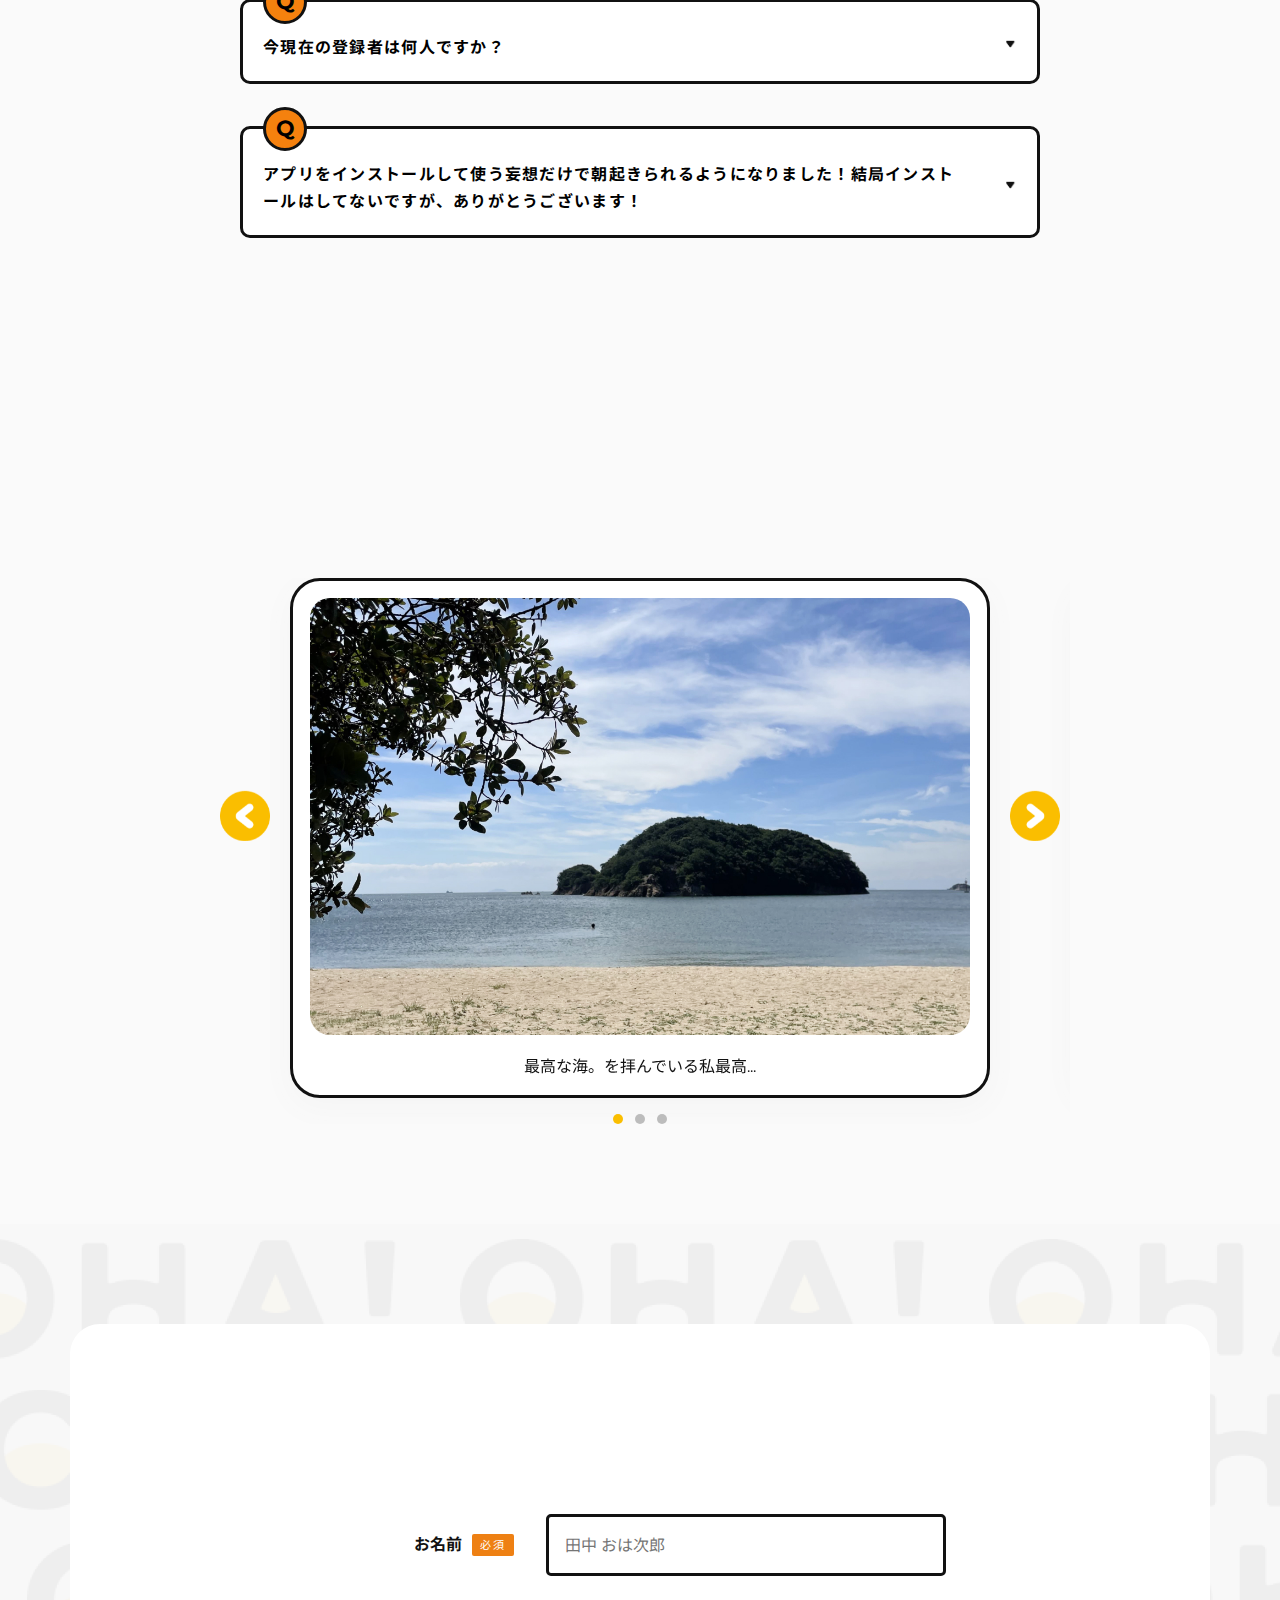
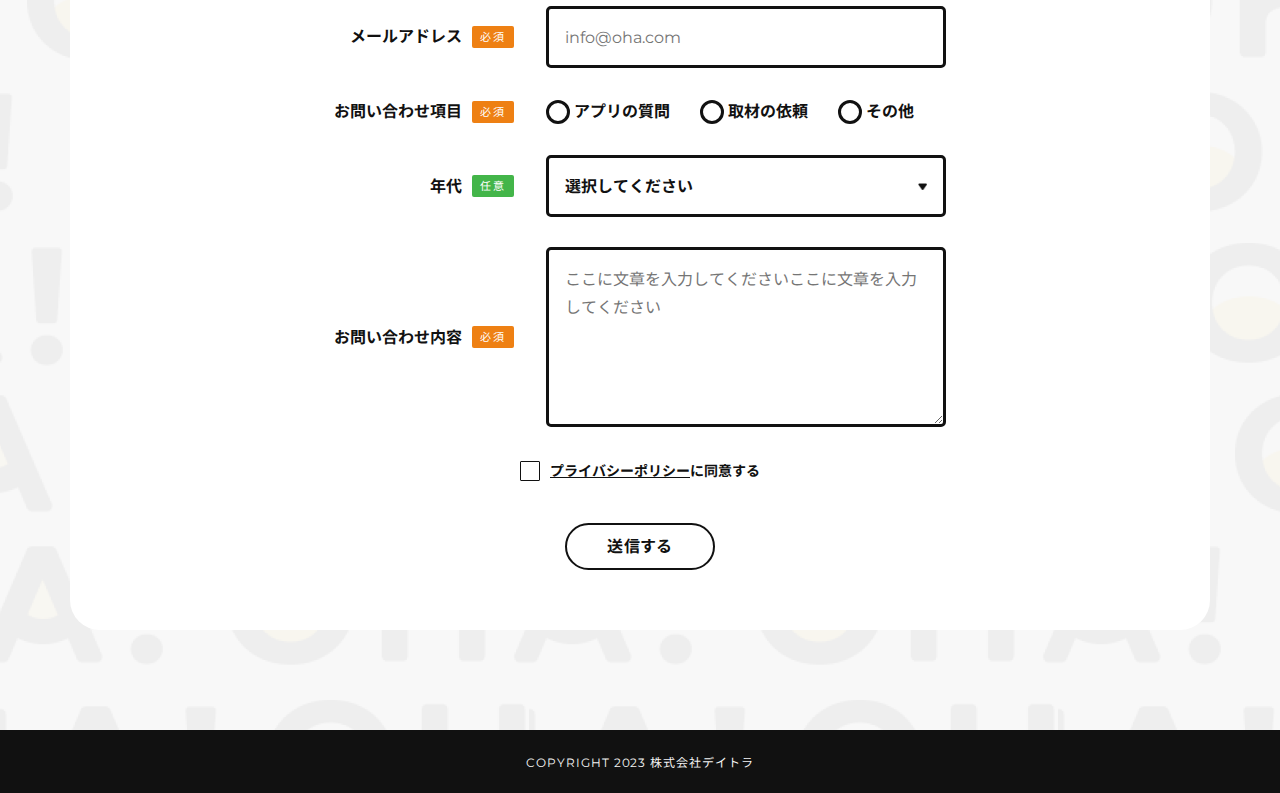
<file: OHA!/index.html>
<!DOCTYPE html>
<html lang="ja">

<head>
  <meta charset="UTF-8">
  <meta name="viewport" content="width=device-width, initial-scale=1.0">
  <title>OHA!</title>
  <meta name="description" content="OHA!は、朝起きたい人と朝起こされたい人がランダムにマッチングしちゃう通話アプリです。">

  <!-- google fonts -->
  <link rel="preconnect" href="https://fonts.googleapis.com">
  <link rel="preconnect" href="https://fonts.gstatic.com" crossorigin>
  <link
    href="https://fonts.googleapis.com/css2?family=Montserrat:wght@400;700&family=Noto+Sans+JP:wght@400;700&display=swap"
    rel="stylesheet">

  <!-- animate css -->
  <link rel="stylesheet" href="./css/animate.css">

  <!-- swiper -->
  <link rel="stylesheet" href="https://cdn.jsdelivr.net/npm/swiper@11/swiper-bundle.min.css" />

  <!-- favicon -->
  <link rel=”icon” href=“/favicon.ico”>
   <!-- スマホ用アイコン -->
  <link rel="apple-touch-icon" sizes="180x180" href="/apple-touch-icon.png">

  <!-- stylesheet -->
  <link rel="stylesheet" href="./css/reset.css">
  <link rel="stylesheet" href="./css/style.css">
</head>

<body>
  <header class="header">
    <div class="header__inner">
      <h1 class="header__logo">
        <a href=""><img src="./img/logo.png" alt="OHA!"></a>
      </h1>
      <nav class="header__nav">
        <a href="#about" class="header__link">サービスについて</a>
        <a href="#htu" class="header__link">使い方</a>
        <a href="#merit" class="header__link">メリット</a>
        <a href="#contact" class="header__button button">お問い合わせ</a>
      </nav>
      <button id="js-drawer-icon" class="header__open drawer-icon">
        <span class="drawer-icon__bar"></span>
        <span class="drawer-icon__bar"></span>
        <span class="drawer-icon__bar"></span>
      </button>
    </div>
  </header>
  <!-- header -->

  <div id="js-drawer-content" class="drawer-content">
    <nav class="drawer-conten__menu">
      <a href="#about" class="drawer-content__link">サービスについて</a>
      <a href="#htu" class="drawer-content__link">使い方</a>
      <a href="#merit" class="drawer-content__link">メリット</a>
      <div class="drawer-content__button">
        <a href="#contact" class="button">お問い合わせ</a>
      </div>
    </nav>
  </div>


  <div class="mv">
    <div class="mv__inner">
      <div class="mv__contents">
        <p class="mv__lead">
          <span class="mv__lead1">「めざめる」の日常を</span>
          <span class="mv__lead2">もっとおもしろく。</span>
        </p>
        <p class="mv__description">
          OHA!は、朝起きたい人と<br>
          朝起こされたい人が<br>
          ランダムにマッチングしちゃう<br>
          通話アプリです。</p>
      </div>
      <div class="mv__button">
        <a href="#contact" class="button button--type2">アプリダウンロード</a>
      </div>
      <div class="mv__img"><img src="./img/first-view-img.png" alt=""></div>
    </div>
  </div>
  <!-- mv -->
  <section class="case">
    <div class="case__inner">
      <h2 class="case__title wow fadeInUp">導入実績</h2>
      <div class="case__items">
        <div class="case__item"><img src="./img/case1-img.png" alt=""></div>
        <div class="case__item"><img src="./img/case2-img.png" alt=""></div>
        <div class="case__item"><img src="./img/case3-img.png" alt=""></div>
        <div class="case__item"><img src="./img/case4-img.png" alt=""></div>
        <div class="case__item"><img src="./img/case5-img.png" alt=""></div>
        <div class="case__item"><img src="./img/case6-img.png" alt=""></div>
        <div class="case__item"><img src="./img/case7-img.png" alt=""></div>
        <div class="case__item"><img src="./img/case8-img.png" alt=""></div>
      </div>
    </div>
  </section>
  <!-- case -->
  <section class="news">
    <div class="news__inner inner">
      <div class="news__card">
        <h2 class="news__title wow fadeInUp">NEWS</h2>
        <div class="news__lists">
          <a href="" class="news__list news-link">
            <div class="news-link__meta">
              <time class="news-link__date" datetime="2022-12-15">2022年12月15日</time>
              <div class="news-link__label news-link__label--news">お知らせ</div>
            </div>
            <h3 class="news-link__title">年末年始について</h3>
          </a>
          <a href="" class="news__list news-link">
            <div class="news-link__meta">
              <time class="news-link__date" datetime="2022-12-10">2022年12月10日</time>
              <div class="news-link__label news-link__label--column">コラム</div>
            </div>
            <h3 class="news-link__title">あの芸能人にも使っていただいていることが判明しました！もう嬉しすぎて頭が真っ白になってしまいましたが、続きは本文にて！</h3>
          </a>
          <a href="" class="news__list news-link">
            <div class="news-link__meta">
              <time class="news-link__date" datetime="2022-09-01">2022年9月1日</time>
              <div class="news-link__label news-link__label--event">イベント情報</div>
            </div>
            <h3 class="news-link__title">幕張メッセにて体験会を実施します！</h3>
          </a>
        </div>
        <div class="news__link"><a href="">もっとみる</a></div>
      </div>
    </div>
  </section>
  <!-- news -->
  <section id="about" class="about">
    <div class="about__inner">
      <div class="about__title wow fadeInUp"><img src="./img/about-logo.png" alt="OHA!"></div>
      <div class="about__contents">
        <div class="about__img"><img src="./img/about-img.png" alt=""></div>
        <p class="about__text">突然ですが、あなたは朝起きる時、 <br class="hidden-pc">
          誰かに起こされれば起きれる派か、<br>
          誰かを起こす予定があれば起きれる派か、<br class="hidden-pc">
          どちらかというとどちらでしょうか？<br>
          朝起きるという行為は、<br class="hidden-pc">
          徹夜してなければ1年に365回、<br>
          10年だと3652回、 <br class="hidden-pc">
          50年だと18262回やってきます。<br>
          そんなに回数があるんなら、<br class="hidden-pc">
          ちょっとイベントにしてみても<br class="hidden-pc">
          楽しいんじゃない？<br>
          というアイデアで誕生したのがOHA!です。<br>
          日本中の起こしたい人と起こされたい人が<br class="hidden-pc">
          ランダムにマッチングして<br class="hidden-pc">
          起こし起こされることで、<br>
          朝の日常にちょっとした刺激が生まれます。</p>
        <div class="about__pop">＼開発者はお坊さん？／</div>
        <div class="about__button"><button class="button js-modal-open">誕生ストーリーを見る</button></div>
      </div>
    </div>
  </section>
  <!-- about -->

  <dialog id="js-about-modal" class="about-modal">
    <div class="about-modal__head">
      <button class="about-modal__close-icon js-modal-close"><img src="./img/close-icon.png" alt="モーダルを閉じる"></button>
    </div>
    <div class="about-modal__body">
      <p>お坊さんの師匠は、ある日自分が寝坊して仏教の講義に遅刻してしまい、急いで作ったアプリがきっかけでした。そのアプリは、自分のスマートフォンにセットした時間になると、仏教の教えをパッと思い出すようになっていました。<br>
        お坊さんはそのアプリを見て、自分もそんなアプリが欲しいと思い、師匠に頼んで自分専用のアプリを作ってもらったのだそうです。そして、お坊さんは太郎にそのアプリを使ってもらうように勧めました。</p>
      <p>
        太郎は早速、そのアプリをダウンロードして設定してみました。翌朝、セットした時間になると、スマートフォンが音を立てて仏教の教えが表示されました。「一日を立派に過ごすためには、まず朝イチで身心の健康を整えることが大切です」という教えに太郎は心を動かされ、僧侶になるかもしれないと思いました。<br>
        以来、太郎は毎朝ちゃんと起きることができ、授業に遅刻することはなくなりました。そして、太郎はそのアプリの効果に感服し、友人たちにも勧めるようになっていきました。そうして、そのアプリは口コミで広まり、多くの人に利用されるようになっていったのでした。
      </p>
    </div>
    <div class="about-modal__close-button">
      <button class="button js-modal-close">閉じる</button>
    </div>
  </dialog>

  <section class="movie">
    <div class="movie__inner">
      <div class="heading__title wow fadeInUp">
        <div class="heading__title1">MOVIE</div>
        <h2 class="heading__title2">2秒で分かる！OHA!について</h2>
      </div>
      <div class="movie__iframe">
        <iframe width="560" height="315" src="https://www.youtube.com/embed/4XTF16CcqPc?si=-Z_XR3qeqk86PZYM"
          title="YouTube video player" frameborder="0"
          allow="accelerometer; autoplay; clipboard-write; encrypted-media; gyroscope; picture-in-picture; web-share"
          allowfullscreen></iframe>
      </div>
    </div>
  </section>
  <!-- movie -->
  <section id="htu" class="htu">
    <div class="htu__inner inner">
      <div class="heading__title wow fadeInUp">
        <div class="heading__title1">HOW TO USE</div>
        <h2 class="heading__title2">OHA!の使い方</h2>
      </div>
      <div class="htu__boxes">
        <div class="htu__box">
          <div class="htu__box-title">
            誰かを起こす予定があれば<br class="hidden-pc">
            起きれる派の人
            <img src="./img/step1-title-img.png" alt="">
          </div>
          <div class="htu__steps">
            <div class="htu__step">
              <div class="step-box">
                <div class="step-box__head">
                  <div class="step-box__head-text">STEP</div>
                  <div class="step-box__number">01</div>
                </div>
                <div class="step-box__body">
                  <div class="step-box__img"><img src="./img/step1-1-img.png" alt=""></div>
                  <p class="step-box__text">起こしたい時間を<br> 設定します</p>
                </div>
              </div>
            </div>
            <div class="htu__step">
              <div class="step-box">
                <div class="step-box__head">
                  <div class="step-box__head-text">STEP</div>
                  <div class="step-box__number">02</div>
                </div>
                <div class="step-box__body">
                  <div class="step-box__img"><img src="./img/step1-2-img.png" alt=""></div>
                  <p class="step-box__text">スマホを枕元に置いて<br> 寝ます</p>
                </div>
              </div>
            </div>
            <div class="htu__step">
              <div class="step-box">
                <div class="step-box__head">
                  <div class="step-box__head-text">STEP</div>
                  <div class="step-box__number">02</div>
                </div>
                <div class="step-box__body">
                  <div class="step-box__img"><img src="./img/step1-3-img.png" alt=""></div>
                  <p class="step-box__text">起こすことによって<br> 起きることができます</p>
                </div>
              </div>
            </div>
          </div>
        </div>

        <div class="htu__box is-type2">
          <div class="htu__box-title">
            誰かに起こされれば<br class="hidden-pc"> 起きれる派の人
            <img src="./img/step2-title-img.png" alt="">
          </div>
          <div class="htu__steps">
            <div class="htu__step">
              <div class="step-box">
                <div class="step-box__head">
                  <div class="step-box__head-text">STEP</div>
                  <div class="step-box__number">01</div>
                </div>
                <div class="step-box__body">
                  <div class="step-box__img"><img src="./img/step2-1-img.png" alt=""></div>
                  <p class="step-box__text">起こされたい時間を<br> 設定します</p>
                </div>
              </div>
            </div>
            <div class="htu__step">
              <div class="step-box">
                <div class="step-box__head">
                  <div class="step-box__head-text">STEP</div>
                  <div class="step-box__number">02</div>
                </div>
                <div class="step-box__body">
                  <div class="step-box__img"><img src="./img/step2-2-img.png" alt=""></div>
                  <p class="step-box__text">スマホを枕元に置いて<br> 寝ます</p>
                </div>
              </div>
            </div>
            <div class="htu__step">
              <div class="step-box">
                <div class="step-box__head">
                  <div class="step-box__head-text">STEP</div>
                  <div class="step-box__number">03</div>
                </div>
                <div class="step-box__body">
                  <div class="step-box__img"><img src="./img/step2-3-img.png" alt=""></div>
                  <p class="step-box__text">起こされることによって<br> 起きることができます</p>
                </div>
              </div>
            </div>
          </div>
        </div>
      </div>
    </div>
  </section>
  <!-- htu -->
  <section id="merit" class="merit">
    <div class="merit__inner inner">
      <div class="heading__title wow fadeInUp">
        <div class="heading__title1">MERIT</div>
        <div class="heading__title2">OHA!を使うメリット</div>
      </div>
      <div class="merit__boxes">
        <div class="merit__box">
          <div class="merit-box">
            <div class="merit-box__content">
              <div class="merit-box__img"><img src="./img/merit1-img.png" alt=""></div>
              <div class="merit-box__body">
                <h3 class="merit-box__head">
                  <span class="merit-box__number">1</span>
                  <span class="merit-box__title">通りすがりに猫が <br>挨拶してくれるようになる</span>
                </h3>
                <p class="merit-box__text">
                  偶然の可能性も高いですが、OHA!を使うようになってから、やたらと猫が挨拶してくれるようになった、というお話をいただきます。とはいえ、自惚れすぎてはいけません。挨拶されたからといって一方的に話しかけ続けてしまうと気まぐれ猫ちゃんにうんざりされる上に周りの目も冷ややかです。
                </p>
              </div>
            </div>
          </div>
        </div>
        <div class="merit__box">
          <div class="merit-box is-reverse">
            <div class="merit-box__content">
              <div class="merit-box__img"><img src="./img/merit2-img.png" alt=""></div>
              <div class="merit-box__body">
                <h3 class="merit-box__head">
                  <span class="merit-box__number">2</span>
                  <span class="merit-box__title">商店街の福引で <br>3等のティッシュボックスが<br class="hidden-pc">
                    当たる</span>
                </h3>
                <p class="merit-box__text">
                  OHA!を使うことで、どういった因果関係なのか、ちょっと運もよくなります。あなたの街には商店街があるかわかりませんが、もしあればチャンスです。買い物をして、福引に挑んでみましょう。3等のティッシュボックスが当たること間違いなしです。
                  もう景品のポケットティッシュで涙を拭う、なんてことはないのです。</p>
              </div>
            </div>
          </div>
        </div>
        <div class="merit__box">
          <div class="merit-box">
            <div class="merit-box__content">
              <div class="merit-box__img"><img src="./img/merit3-img.png" alt=""></div>
              <div class="merit-box__body">
                <h3 class="merit-box__head">
                  <span class="merit-box__number">3</span>
                  <span class="merit-box__title">掃除をしていたら、 <br>過去に自分が隠した <br class="hidden-pc">へそくりが出てきた</span>
                </h3>
                <p class="merit-box__text">自分が隠したへそくりを自分が発見するのはプラスマイナス0ですが、なんだか嬉しいものですよね。過去の自分よ、素敵なサプライズをありがとう。
                  へそくりをしたことがない方にとっては申し訳ないですがこのイベントは起こりませんのでアプリ使用の再検討をおすすめします。</p>
              </div>
            </div>
          </div>
        </div>
      </div>
    </div>
  </section>
  <!-- merit -->
  <div class="cta">
    <div class="cta__inner inner">
      <p class="cta__text">
        どうですか？<br class="hidden-pc">
        <span class="cta_text-inline-block">
          早速今日から使ってみたく
        </span>
        <span class="cta_text-inline-block">
          なりましたか？
        </span>
        <br>
        てかほんと使って。お願い。
      </p>
      <div class="cta__button">
        <a href="#contact" class="button">今すぐダウンロード</a>
      </div>
    </div>
  </div>
  <!-- cta -->
  <div class="compare">
    <div class="compare__inner inner">
      <div class="compare__title wow fadeInUp">他のサービスとの違い</div>
      <div class="compare__content">
        <table class="compare__table">
          <thead>
            <tr>
              <th></th>
              <th><img src="./img/compare-logo.png" alt="OHA!"></th>
              <th>他社1</th>
              <th>他社2</th>
            </tr>
          </thead>
          <tbody>
            <tr>
              <th>仲介手数料</th>
              <td>なし！</td>
              <td>希望時間に起きれた毎に<br>
                100円</td>
              <td>希望時間に起きれた毎に<br>
                40000ペコ</td>
            </tr>
            <tr>
              <th>登録料</th>
              <td>なし！</td>
              <td>希望時間に起きれた毎に<br>
                100円</td>
              <td>希望時間に起きれた毎に<br>
                40000ペコ</td>
            </tr>
            <tr>
              <th>年間皆勤賞特典</th>
              <td>あり！</td>
              <td>なし</td>
              <td>なし</td>
            </tr>
          </tbody>
        </table>
      </div>
      <p class="compare__attention">横にスクロールできます</p>
    </div>
  </div>
  <!-- compare -->
  <section class="qa">
    <div class="qa__inner inner">
      <div class="heading__title wow fadeInUp">
        <div class="heading__title1">Q&A</div>
        <h2 class="heading__title2">よくあるご質問</h2>
      </div>
      <div class="qa__boxes">
        <div class="qa__box qa-box is-open">
          <button type="button" class="qa-box__head js-accordion">
            <span class="qa-box__head-icon">Q</span>
            <span class="qa-box__head-text">僕があまりにも起きない場合、相手に怒られることはあるのでしょうか？怖くて朝も起きられません。</span>
          </button>
          <div class="qa-box__body" style="display: block;">
            <div class="qa-box__a">
              <span class="qa-box__a-icon">A</span>
              <span class="qa-box__a-text">残念ながら、相手によります。</span>
            </div>
          </div>
        </div>
        <div class="qa__box qa-box">
          <button type="button" class="qa-box__head js-accordion">
            <span class="qa-box__head-icon">Q</span>
            <span class="qa-box__head-text">今現在の登録者は何人ですか？</span>
          </button>
          <div class="qa-box__body">
            <div class="qa-box__a">
              <span class="qa-box__a-icon">A</span>
              <span
                class="qa-box__a-text">現在の登録者は150万人(から149.998万人を引いた人数)です。この文を2行にしたいのでもう一度言います。現在の登録者は150万人(から149.998万人を引いた人数)です！</span>
            </div>
          </div>
        </div>
        <div class="qa__box qa-box">
          <button type="button" class="qa-box__head js-accordion">
            <span class="qa-box__head-icon">Q</span>
            <span class="qa-box__head-text">アプリをインストールして使う妄想だけで朝起きられるようになりました！結局インストールはしてないですが、ありがとうございます！</span>
          </button>
          <div class="qa-box__body">
            <div class="qa-box__a">
              <span class="qa-box__a-icon">A</span>
              <span class="qa-box__a-text">それはよかったです！しかしインストールはしてほしかった！！！</span>
            </div>
          </div>
        </div>
      </div>
    </div>
  </section>
  <!-- qa -->

  <section class="gallery">
    <div class="gallery__inner inner">
      <div class="heading__title wow fadeInUp">
        <div class="heading__title1">GALLERY</div>
        <h2 class="heading__title2">ギャラリー</h2>
      </div>
      <div class="gallery__slider">

        <!-- Slider main container -->
        <div id="js-gallery-swipey" class="swiper gallery__swiper">
          <!-- Additional required wrapper -->
          <div class="swiper-wrapper">
            <!-- Slides -->
            <div class="swiper-slide gallery__slide">
              <div class="gallery-cord">
                <div class="gallery-cord__img"><img src="./img/gallery-1.png" alt=""></div>
                <p class="gallery-cord__text">最高な海。を拝んでいる私最高...</p>
              </div>
            </div>
            <div class="swiper-slide gallery__slide">
              <div class="gallery-cord">
                <div class="gallery-cord__img"><img src="./img/gallery-2.png" alt=""></div>
                <p class="gallery-cord__text">モーニングは一番のり。今日も私えらい。</p>
              </div>
            </div>
            <div class="swiper-slide gallery__slide">
              <div class="gallery-cord">
                <div class="gallery-cord__img"><img src="./img/gallery-3.png" alt=""></div>
                <p class="gallery-cord__text">風車のある公園ヨガ。みんな私に釘付け。</p>
              </div>
            </div>
            ...
          </div>
          <!-- If we need pagination -->
          <div id="js-gallery-pagination" class="swiper-pagination gallery__pagination"></div>

          <!-- If we need navigation buttons -->
          <div id="js-gallery-prev" class="swiper-button-prev gallery__prev"></div>
          <div id="js-gallery-next" class="swiper-button-next gallery__next"></div>

        </div>


      </div>
    </div>
  </section>


  <section id="contact" class="contact">
    <div class="contact__inner inner">
      <div class="contact__box">
        <div class="heading__title wow fadeInUp">
          <div class="heading__title1">CONTACT</div>
          <h2 class="heading__title2">お問い合わせ</h2>
        </div>
        <form class="contact__form">
          <div class="contact__fields">
            <div class="contact__field">
              <div class="form-field">
                <div class="form-field__head">
                  <label for="your-name" class="form-field__label">お名前</label>
                  <span class="form-field__tag">必須</span>
                </div>
                <div class="form-field__item">
                  <input class="form-text" type="text" name="your-name" id="your-name" placeholder="田中 おは次郎">
                </div>
              </div>
            </div>
            <div class="contact__field">
              <div class="form-field">
                <div class="form-field__head">
                  <label for="your-email" class="form-field__label">メールアドレス</label>
                  <span class="form-field__tag">必須</span>
                </div>
                <div class="form-field__item">
                  <input class="form-text" type="email" name="your-email" id="your-email" placeholder="info@oha.com">
                </div>
              </div>
            </div>
            <div class="contact__field">
              <div class="form-field">
                <div class="form-field__head">
                  <div class="form-field__label">お問い合わせ項目</div>
                  <span class="form-field__tag">必須</span>
                </div>
                <div class="form-field__item">
                  <div class="form-field__radios">
                    <label class="form-field__radio">
                      <input type="radio" name="your-name">
                      <span class="form-field__radio-text">アプリの質問</span>
                    </label>
                    <label class="form-field__radio">
                      <input class="form-radio__input" type="radio" name="your-name">
                      <span class="form-field__radio-text">取材の依頼</span>
                    </label>
                    <label class="form-field__radio">
                      <input type="radio" name="your-name">
                      <span class="form-field__radio-text">その他</span>
                    </label>
                  </div>
                </div>
              </div>
            </div>
            <div class="contact__field">
              <div class="form-field">
                <div class="form-field__head">
                  <label for="your-age" class="form-field__label">年代</label>
                  <span class="form-field__tag is-option">任意</span>
                </div>
                <div class="form-field__item">
                  <select name="your-age" id="your-age" class="form-select">
                    <option value="">選択してください</option>
                    <option value="">10代</option>
                    <option value="">20代</option>
                    <option value="">30代</option>
                    <option value="">40代</option>
                    <option value="">50代</option>
                    <option value="">60代</option>
                    <option value="">70代</option>
                    <option value="">80代</option>
                  </select>
                </div>
              </div>
            </div>
            <div class="contact__field">
              <div class="form-field">
                <div class="form-field__head">
                  <label for="your-message" class="form-field__label">お問い合わせ内容</label>
                  <span class="form-field__tag">必須</span>
                </div>
                <div class="form-field__item">
                  <textarea class="form-textarea" name="your-message" id="your-message" cols="30" rows="10"
                    placeholder="ここに文章を入力してくださいここに文章を入力してください"></textarea>
                </div>
              </div>
            </div>
          </div>
        </form>
        <div class="contact__privacy">
          <label class="form-checbox">
            <input type="checkbox" name="your-privacy" class="form-checbox__inpt">
            <span class="form-checbox__text">
              <a href="" target="_blank">プライバシーポリシー</a>に同意する
            </span>
          </label>
        </div>
        <div class="contact__button">
          <input type="submit" value="送信する" class="button">
        </div>
      </div>
    </div>
  </section>
  <!-- contact -->
  <footer class="footer">
    <div class="footer__inner">
      <small class="footer__copyright">COPYRIGHT 2023 株式会社デイトラ </small>
    </div>
  </footer>

  <a href="#" class="pagetop" id="js-pagetop"><img src="./img/pagetop-img.png" alt=""></a>

  <!-- wow.min.js -->
  <script src="./js/wow.min.js"></script>
  <script>
    new WOW().init();
  </script>
  <!-- swiper-js -->
  <script src="https://cdn.jsdelivr.net/npm/swiper@11/swiper-bundle.min.js"></script>
  <!-- js -->
  <script src="https://ajax.googleapis.com/ajax/libs/jquery/3.7.1/jquery.min.js"></script>
  <script src="./js/script.js"></script>
</body>

</html>
</file>
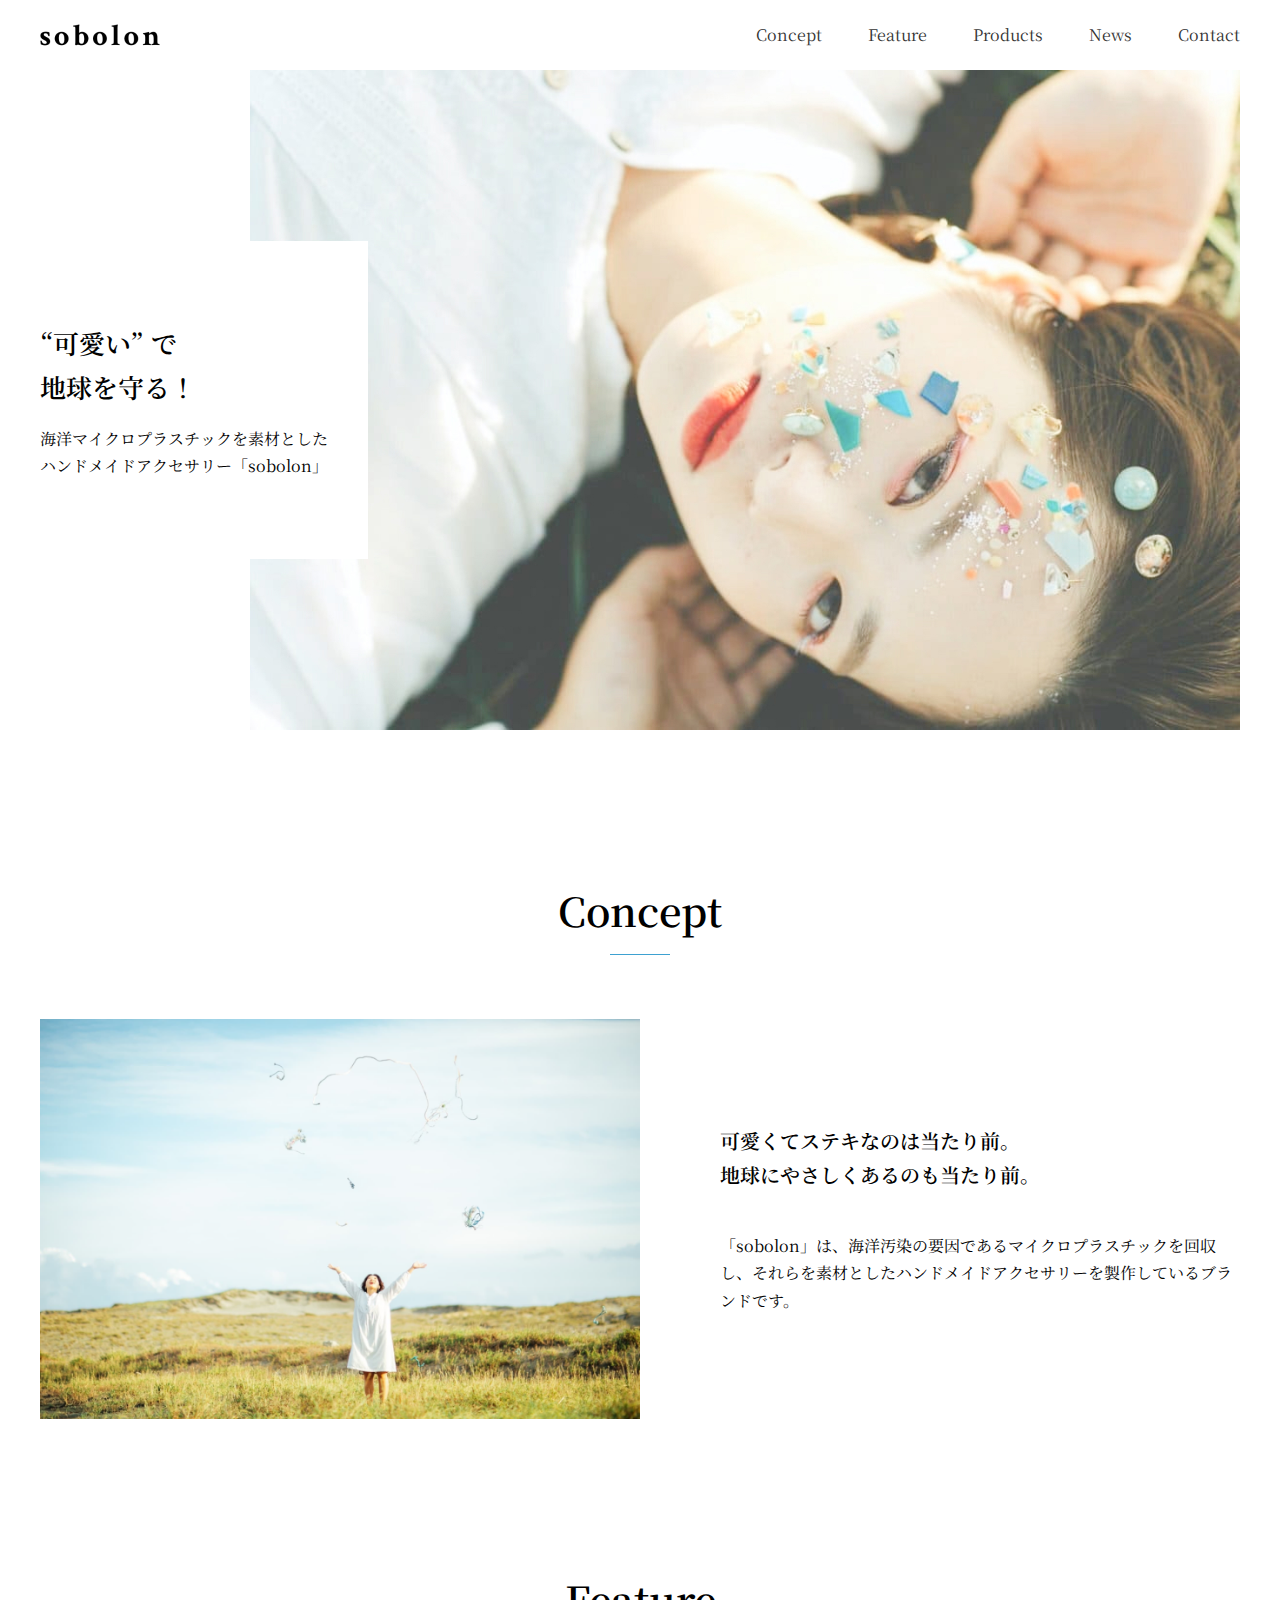
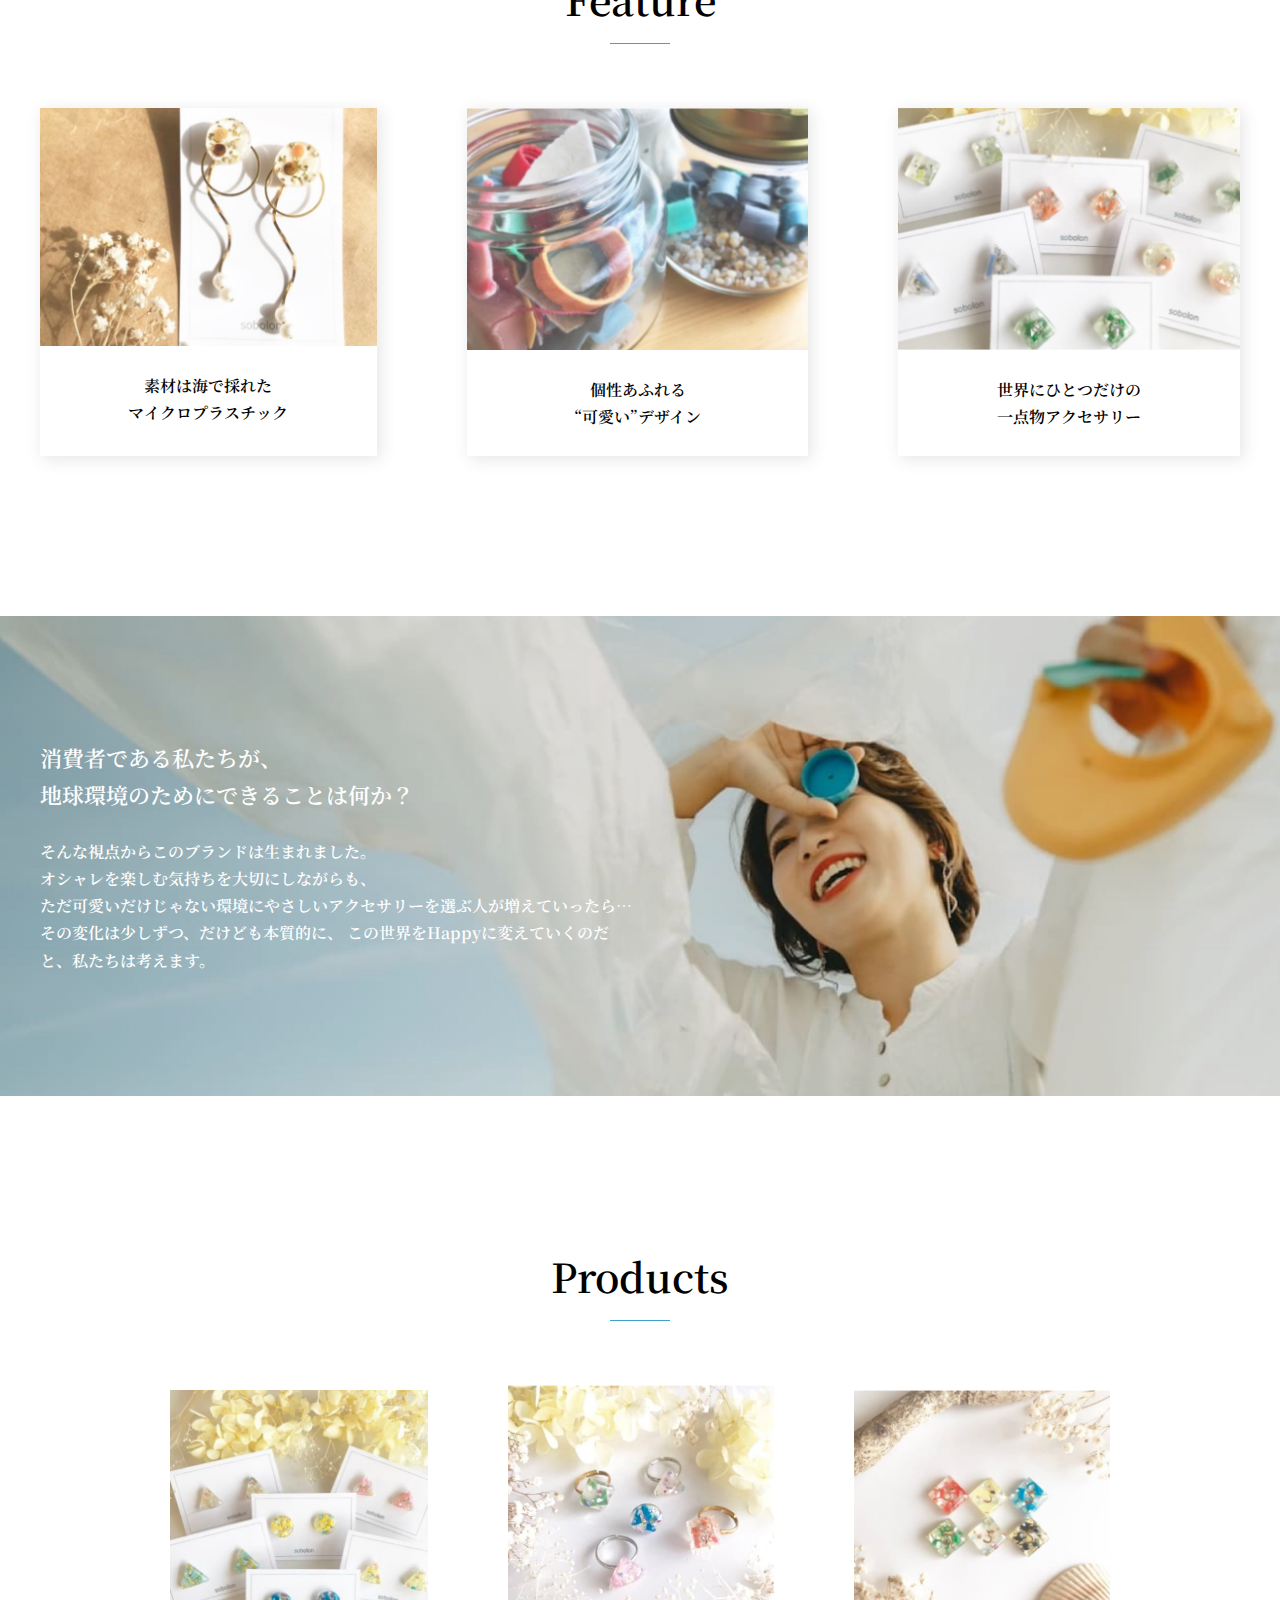
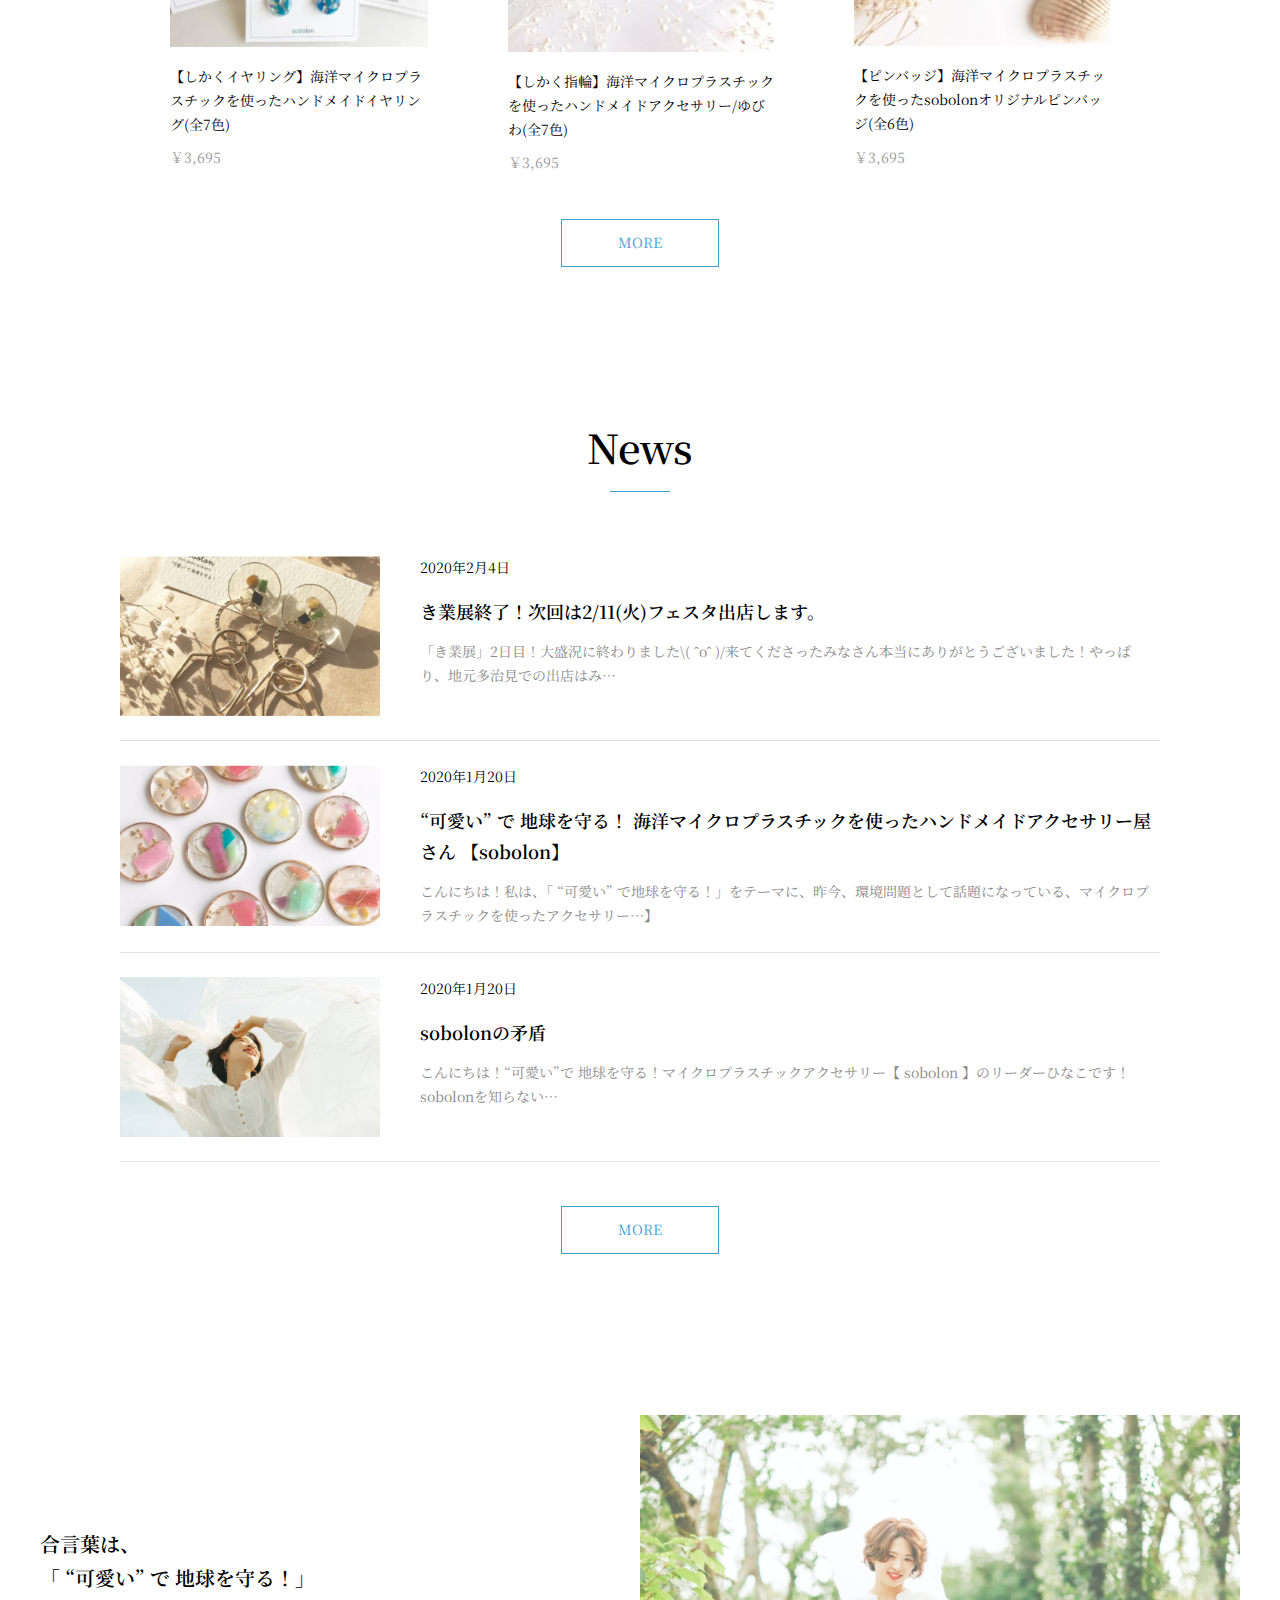
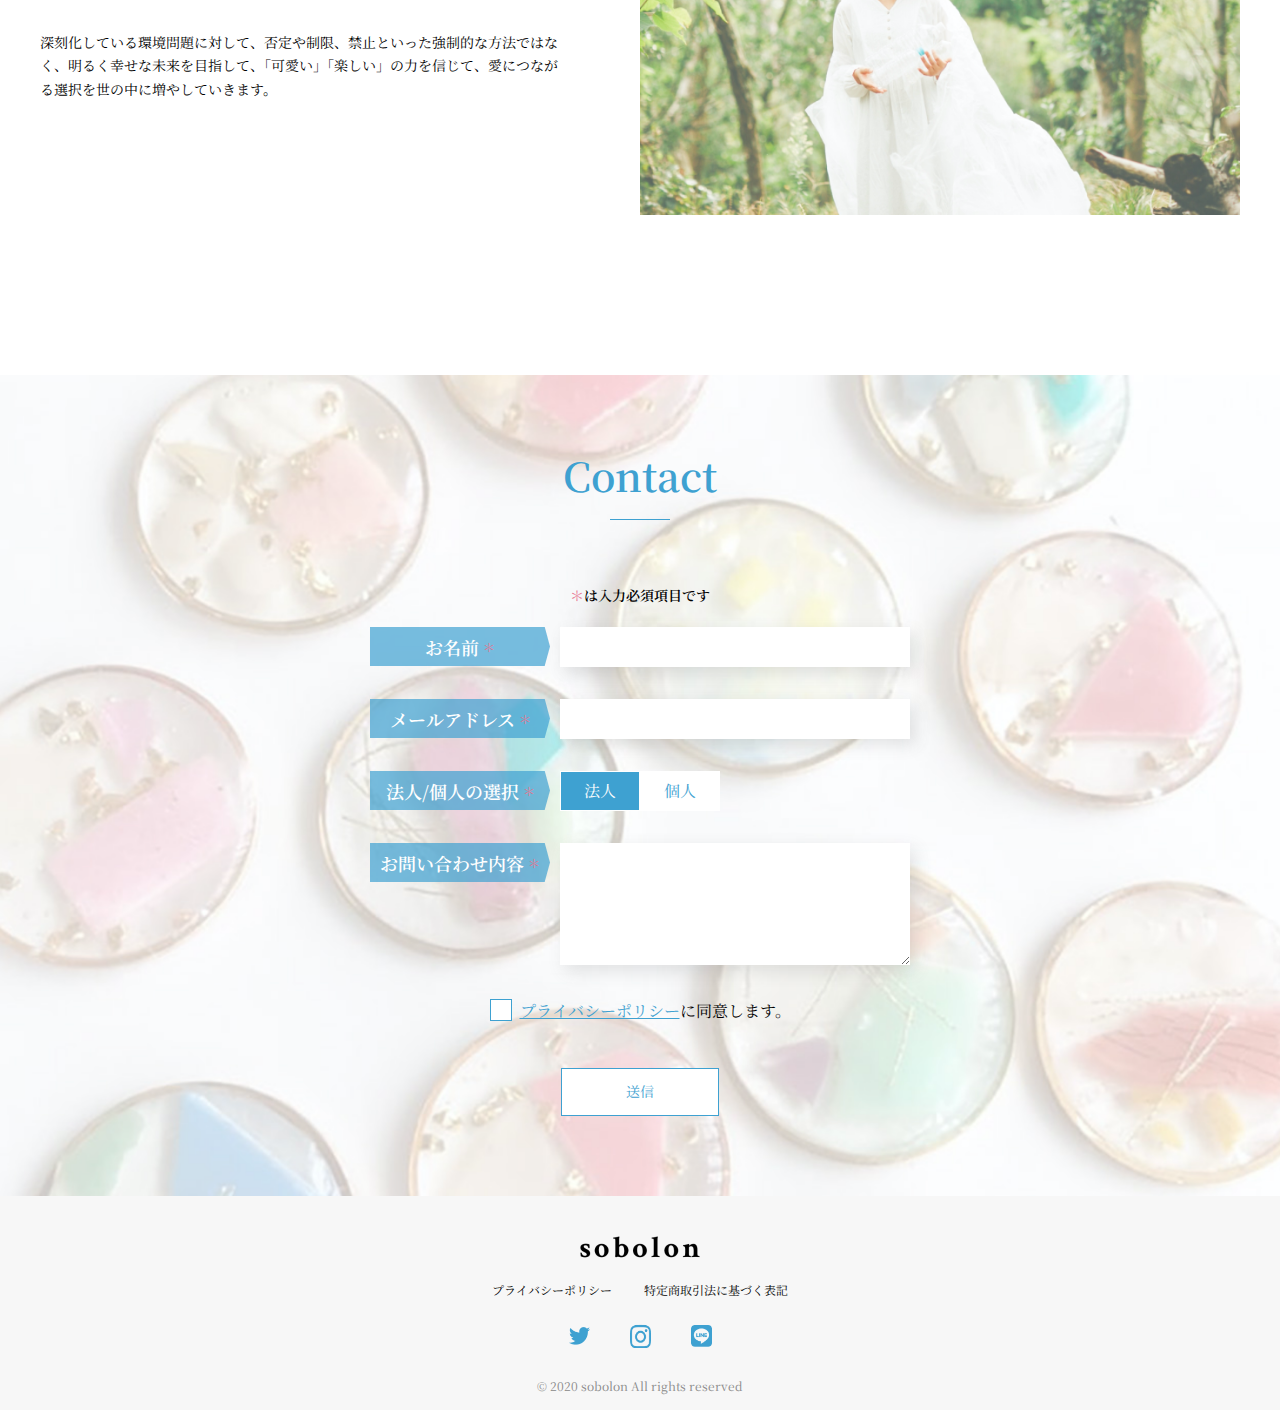
<file: sobolon/index.html>
<!DOCTYPE html>
<html lang="ja">

<head>
  <meta charset="UTF-8">
  <meta name="viewport" content="width=device-width, initial-scale=1.0">

  <!-- 検索されない設定 -->
  <meta name="robots" content="noindex" />

  <title>sobolon</title>
  <meta name="description" content="海洋マイクロプラスチックを素材としたハンドメイドアクセサリー「sobolon」">

  <!-- favicon -->
  <link rel="icon" href="favicon.ico">

  <!-- google fonts -->
  <link rel="preconnect" href="https://fonts.googleapis.com">
  <link rel="preconnect" href="https://fonts.gstatic.com" crossorigin>
  <link href="https://fonts.googleapis.com/css2?family=Noto+Serif+JP:wght@300;600&display=swap" rel="stylesheet">

  <link rel="stylesheet" href="./css/reset.css">
  <link rel="stylesheet" href="./css/style.css">

</head>

<body>

  <!-- header -->
  <header class="header">
    <div class="header__inner inner">
      <h1 class="header__logo">
        <a href=""><img src="./img/logo.png" alt="sobolon"></a>
      </h1>
      <button id="drawer-button" class="header__open drawer-icon">
        <span class="drawer-icon__bar"></span>
        <span class="drawer-icon__bar"></span>
        <span class="drawer-icon__bar"></span>
      </button>
      <nav id="drawer-button-content" class="header__nav">
        <ul class="header__links">
          <li class="header__link"><a href="#concept">Concept</a></li>
          <li class="header__link"><a href="#feature">Feature</a></li>
          <li class="header__link"><a href="#products">Products</a></li>
          <li class="header__link"><a href="#news">News</a></li>
          <li class="header__link"><a href="#contact">Contact</a></li>
        </ul>
      </nav>
    </div>
  </header>
  <!-- header -->

  <!-- main -->
  <main class="main">
    <!-- fv -->
    <div class="fv">
      <div class="fv__inner inner">
        <picture class="fv__img">
          <source media="(min-width: 768px)" srcset="./img/fv-pc.jpg">
          <img src="./img/sp/fv-sp.jpg" alt="ファーストビューの画像">
        </picture>
        <div class="fv__message">
          <p class="fv__title">
            “可愛い” で<br>
            地球を守る！</p>
          <p class="fv__text">海洋マイクロプラスチックを素材とした<br>
            ハンドメイドアクセサリー「sobolon」</p>
        </div>
      </div>
    </div>
    <!-- fv -->

    <!-- concept -->
    <section id="concept" class="concept section">
      <div class="concept__inner inner">
        <h2 class="heading section__head">Concept</h2>
        <div class="concept__content section__content">
          <div class="concept__img"><img src="./img/concept.png" alt="コンセプト画像"></div>
          <div class="concept__message">
            <p class="concept__title">可愛くてステキなのは当たり前。<br>
              地球にやさしくあるのも当たり前。</p>
            <p class="concept__text">「sobolon」は、海洋汚染の要因であるマイクロプラスチックを回収し、それらを素材としたハンドメイドアクセサリーを製作しているブランドです。</p>
          </div>
        </div>
      </div>
    </section>
    <!-- concept -->

    <!-- feature -->
    <section id="feature" class="feature section">
      <div class="feature__inner inner">
        <h2 class="heading section__head">Feature</h2>
        <div class="feature__cards section__content">
          <div class="feature__card feature-card">
            <div class="feature-card__img"><img src="./img/feature-1.jpg" alt="feature1"></div>
            <p class="feature-card__body">素材は海で採れた<br>
              マイクロプラスチック</p>
          </div>
          <div class="feature__card feature-card">
            <div class="feature-card__img"><img src="./img/feature-2.jpg" alt="feature2"></div>
            <p class="feature-card__body">個性あふれる<br>
              “可愛い”デザイン</p>
          </div>
          <div class="feature__card feature-card">
            <div class="feature-card__img"><img src="./img/feature-3.jpg" alt="feature3"></div>
            <p class="feature-card__body">世界にひとつだけの<br>
              一点物アクセサリー</p>
          </div>
        </div>
      </div>
    </section>
    <!-- feature -->

    <!-- about -->
    <div class="about section">
      <div class="about__inner inner">

        <div class="about__message">
          <p class="about__title">消費者である私たちが、<br>
            地球環境のためにできることは何か？</p>
          <p class="about__text">そんな視点からこのブランドは生まれました。<br>
            オシャレを楽しむ気持ちを大切にしながらも、<br>
            ただ可愛いだけじゃない環境にやさしいアクセサリーを選ぶ人が増えていったら… <br>
            その変化は少しずつ、だけども本質的に、 <br class="hidden-md">
            この世界をHappyに変えていくのだと、私たちは考えます。</p>
        </div>
      </div>
    </div>
    <!-- about -->

    <!-- products -->
    <section id="products" class="products section">
      <div class="products__inner inner">
        <h2 class="heading section__head">Products</h2>
        <div class="products__cards section__content">
          <a href="" class="products__card products-card">
            <div class="products-card__img"><img src="./img/product-1.png" alt="イヤリングの画像"></div>
            <div class="products-card__body">
              <p class="products-card__text">【しかくイヤリング】海洋マイクロプラスチックを使ったハンドメイドイヤリング(全7色)</p>
              <p class="products-card__price">￥3,695</p>
            </div>
          </a>
          <a href="" class="products__card products-card">
            <div class="products-card__img"><img src="./img/product-2.png" alt="ゆびわの画像"></div>
            <div class="products-card__body">
              <p class="products-card__text">【しかく指輪】海洋マイクロプラスチックを使ったハンドメイドアクセサリー/ゆびわ(全7色)</p>
              <p class="products-card__price">￥3,695</p>
            </div>
          </a>
          <a href="" class="products__card products-card">
            <div class="products-card__img"><img src="./img/product-3.png" alt="ピンバッチの画像"></div>
            <div class="products-card__body">
              <p class="products-card__text">【ピンバッジ】海洋マイクロプラスチックを使ったsobolonオリジナルピンバッジ(全6色)</p>
              <p class="products-card__price">￥3,695</p>
            </div>
          </a>
        </div>
        <div class="products__button">
          <a href="" class="button">MORE</a>
        </div>
      </div>
    </section>
    <!-- products -->

    <!-- news -->
    <section id="news" class="news section">
      <div class="news__inner inner">
        <h2 class="heading section__head">News</h2>
        <div class="news__cards section__content">
          <article class="news__card">
            <a href="" class="news-card">
              <div class="news-card__img"><img src="./img/news-1.png" alt="アクセサリーの画像"></div>
              <div class="news-card__body">
                <div class="news-card__time">
                  <time datetime="2020-02-04">2020年2月4日</time>
                </div>
                <h3 class="news-card__title">き業展終了！次回は2/11(火)フェスタ出店します。</h3>
                <p class="news-card__text">「き業展」2日目！大盛況に終わりました\( ˆoˆ )/来てくださったみなさん本当にありがとうございました！やっぱり、地元多治見での出店はみ…</p>
              </div>
            </a>
          </article>

          <article class="news__card">
            <a href="" class="news-card">
              <div class="news-card__img"><img src="./img/news-2.png" alt="アクセサリーの画像"></div>
              <div class="news-card__body">
                <div class="news-card__time">
                  <time datetime="2020-01-20">2020年1月20日</time>
                </div>
                <h3 class="news-card__title">“可愛い” で 地球を守る！ 海洋マイクロプラスチックを使ったハンドメイドアクセサリー屋さん 【sobolon】</h3>
                <p class="news-card__text">こんにちは！私は、「 “可愛い” で地球を守る！」をテーマに、昨今、環境問題として話題になっている、マイクロプラスチックを使ったアクセサリー…】</p>
              </div>
            </a>
          </article>

          <article class="news__card">
            <a href="" class="news-card">
              <div class="news-card__img"><img src="./img/news-3.png" alt="女性の画像"></div>
              <div class="news-card__body">
                <div class="news-card__time">
                  <time datetime="2020-01-20">2020年1月20日</time>
                </div>
                <h3 class="news-card__title">sobolonの矛盾</h3>
                <p class="news-card__text">こんにちは！“可愛い”で 地球を守る！マイクロプラスチックアクセサリー【 sobolon 】のリーダーひなこです！sobolonを知らない…</p>
              </div>
            </a>
          </article>
        </div>
        <div class="news__button"><a href="" class="button">MORE</a></div>
      </div>
    </section>
    <!-- news -->

    <!-- concept2 -->
    <div class="concept2 section">
      <div class="concept2__inner inner">
        <div class="concept2__content">
          <div class="concept2__img"><img src="./img/concept-2.png" alt="コンセプト画像"></div>
          <div class="concept2__message">
            <p class="concept2__title">合言葉は、 <br>
              「 “可愛い” で 地球を守る！」</p>
            <p class="concept2__text">
              深刻化している環境問題に対して、否定や制限、禁止といった強制的な方法ではなく、明るく幸せな未来を目指して、「可愛い」「楽しい」の力を信じて、愛につながる選択を世の中に増やしていきます。</p>
          </div>
        </div>
      </div>
    </div>
    <!-- concept2 -->

    <!-- contact -->
    <section id="contact" class="contact">
      <div class="contact__inner inner">
        <h2 class="heading section__head contact__head">Contact</h2>
        <form action="#" class="contact__form section__content">
          <p class="contact__text">
            <span class="is-required">＊</span>は入力必須項目です
          </p>
          <div class="contact__items">
            <div class="contact__item contact-control">
              <div class="contact-control__head">
                <label for="your-name" class="form-label">お名前
                  <span class="form-label__required">＊</span>
                </label>
              </div>
              <div class="contact-control__input">
                <input type="text" name="your-name" id="your-name" class="form-text">
              </div>
            </div>

            <div class="contact__item contact-control">
              <div class="contact-control__head">
                <label for="your-email" class="form-label">
                  メールアドレス
                  <span class="form-label__required">＊</span>
                </label>
              </div>
              <div class="contact-control__input">
                <input type="email" name="your-email" id="your-email" class="form-text">
              </div>
            </div>

            <div class="contact__item contact-control">
              <div class="contact-control__head">
                <span class="form-label">法人/個人の選択
                  <span class="form-label__required">＊</span>
                </span>
              </div>
              <div class="contact-control__input">
                <div class="contact-control__radios">

                  <label class="form-radio">
                    <input type="radio" name="your-type" class="form-radio__input" checked>
                    <span class="form-radio__text">法人</span>
                  </label>

                  <label class="form-radio">
                    <input type="radio" name="your-type" class="form-radio__input">
                    <span class="form-radio__text">個人</span>

                  </label>
                </div>
              </div>
            </div>

            <div class="contact__item contact-control">
              <div class="contact-control__head">
                <label for="your-message" class="form-label">
                  お問い合わせ内容
                  <span class="form-label__required">＊</span>

                </label>
              </div>
              <div class="contact-control__input">
                <textarea name="your-message" id="your-message" cols="30" rows="10" class="form-textarea"></textarea>
              </div>
            </div>
          </div>
          <div class="contact__footer">
            <div class="contact__privacy">
              <label class="form-checkbox">
                <input type="checkbox" name="your-privacy" class="form-checkbox__input">
                <span class="form-checkbox__text">
                  <a href="" target="_blank">プライバシーポリシー</a>に同意します。
                </span>
              </label>
            </div>
            <div class="contact__submit">
              <button type="submit" class="button">送信</button>
            </div>
          </div>
        </form>
      </div>
    </section>
    <!-- contact -->
  </main>

  <!-- footer -->
  <footer class="footer">
    <div class="footer__inner">
      <div class="footer__logo">
        <a href="">
          <img src="./img/logo.png" alt="sobolon">
        </a>
      </div>
    <ul class="footer__menu-items">
      <li class="footer__menu-item">
        <a href="" class="footer__menu-link">プライバシーポリシー</a>
      </li>
      <li class="footer__menu-item">
        <a href="" class="footer__menu-link">特定商取引法に基づく表記</a>
      </li>
    </ul>

    <ul class="footer__sns-items">
      <li class="footer__sns-item">
        <a href="" class="footer__sns-link"><img class="is-twitter" src="./img/sns-icon1.png" alt="twitter"></a>
      </li>
      <li class="footer__sns-item">
        <a href="" class="footer__sns-link"><img class="is-instagram" src="./img/sns-icon2.png" alt="instagram"></a>
      </li>
      <li class="footer__sns-item">
        <a href="" class="footer__sns-link"><img class="is-line" src="./img/sns-icon3.png" alt="line"></a>
      </li>
    </ul>
    <p class="footer__copyright">
      <small>© 2020 sobolon All rights reserved</small>
    </p>

    </div>
  </footer>
  <!-- footer -->
  <!-- main -->

  <script src="https://ajax.googleapis.com/ajax/libs/jquery/3.7.1/jquery.min.js"></script>
  <script src="./js/script.js"></script>
</body>

</html>
</file>
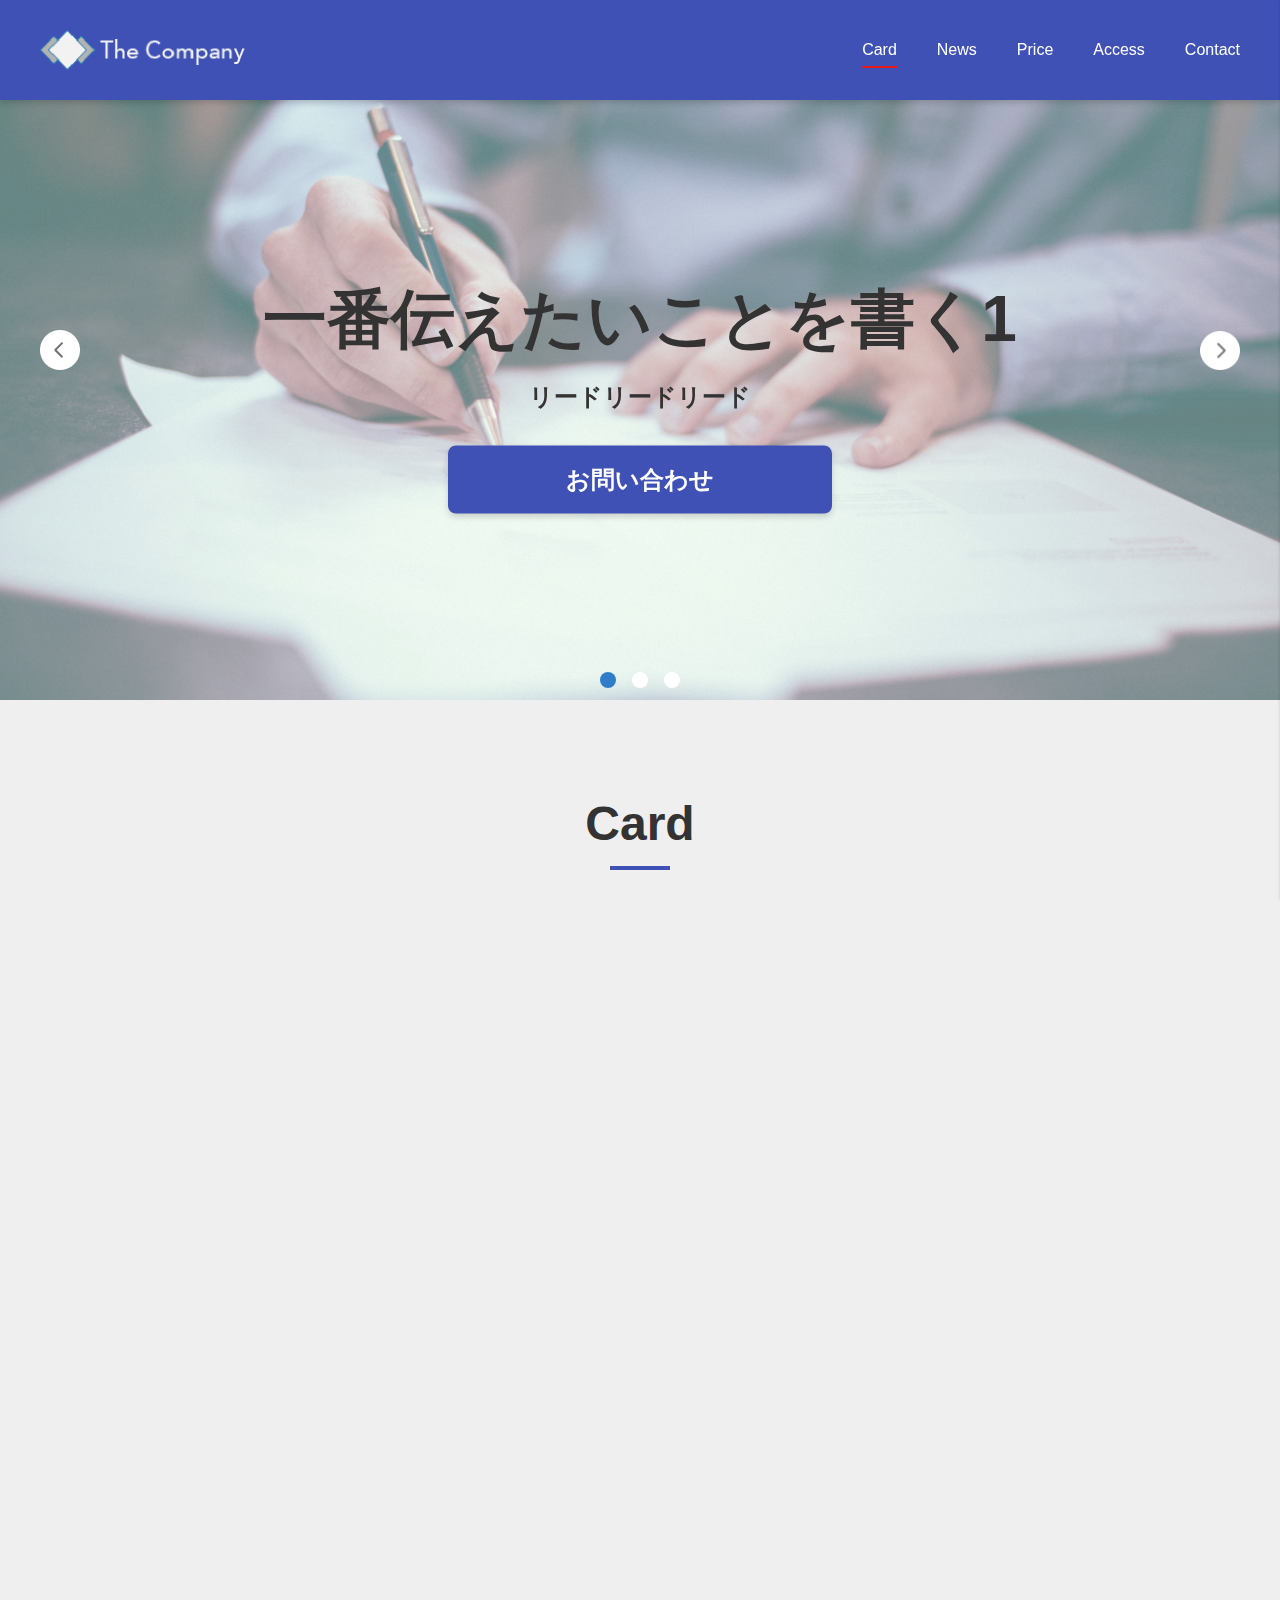
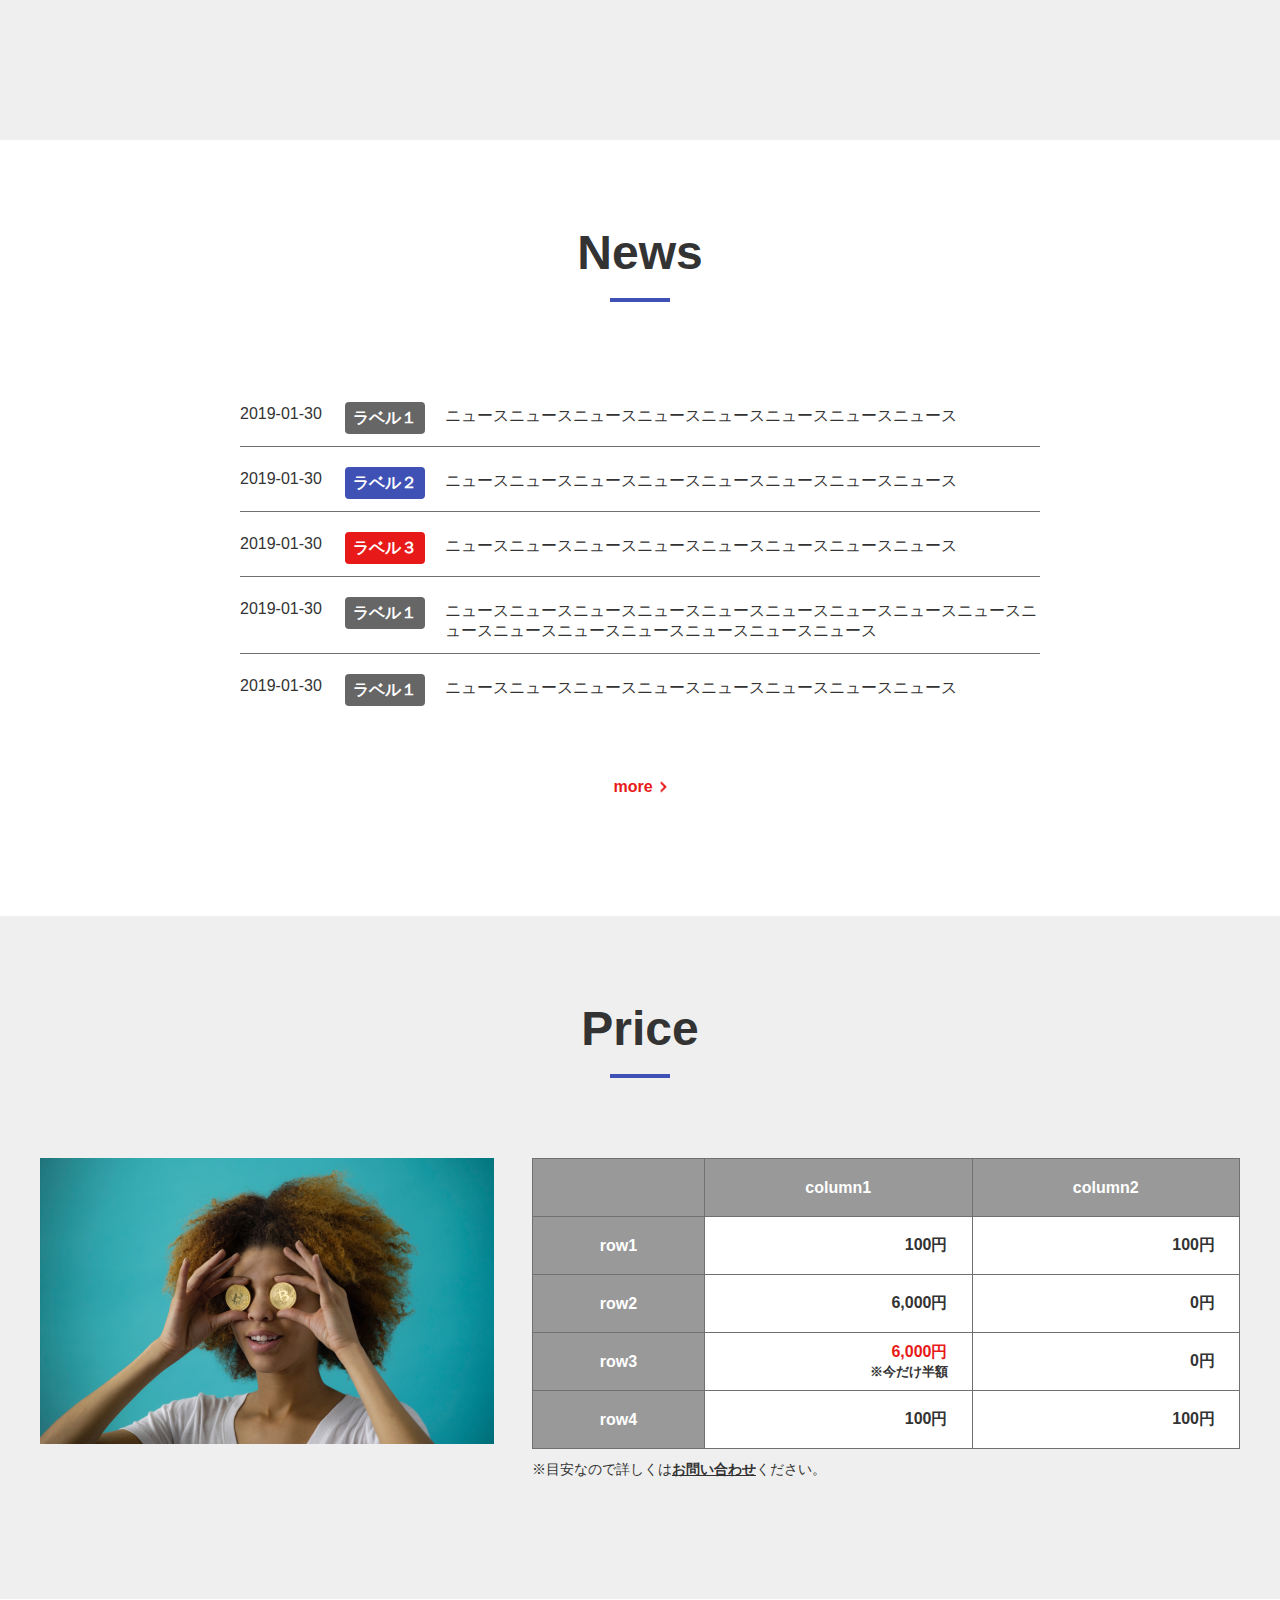
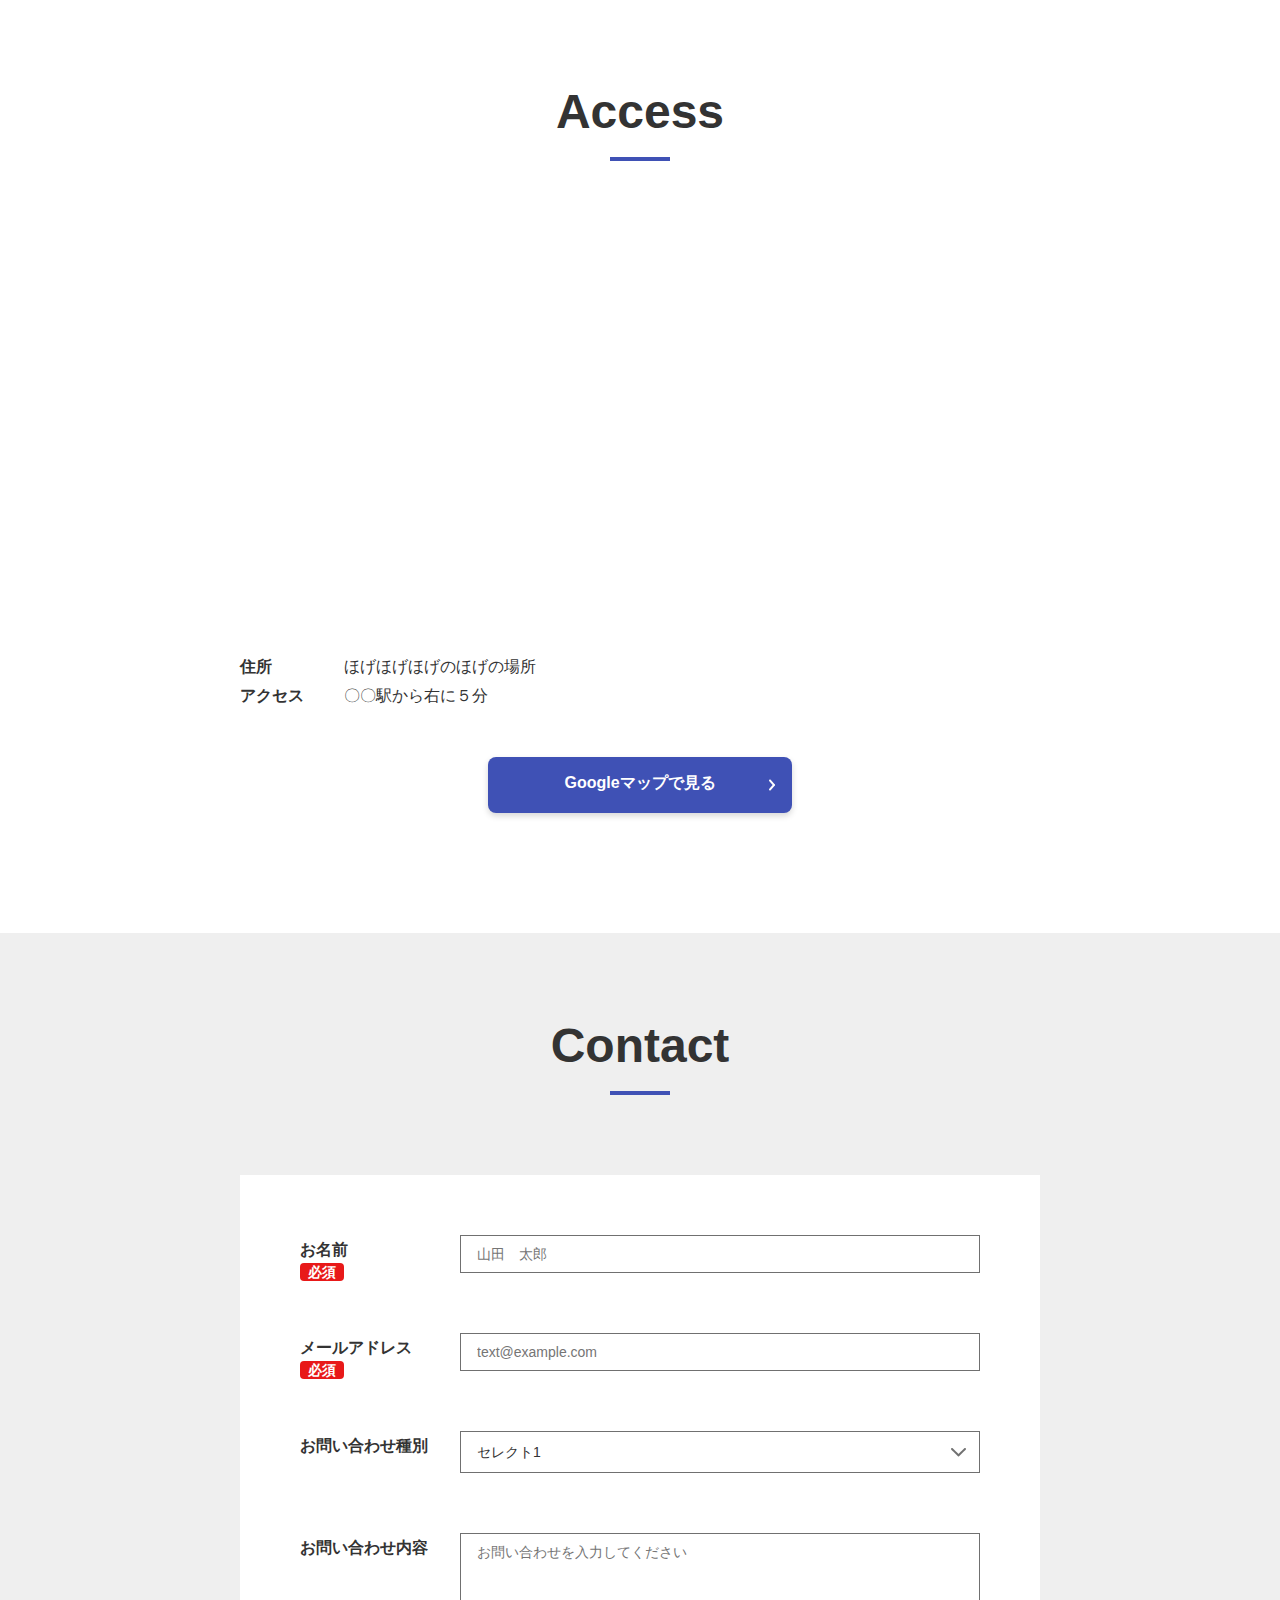
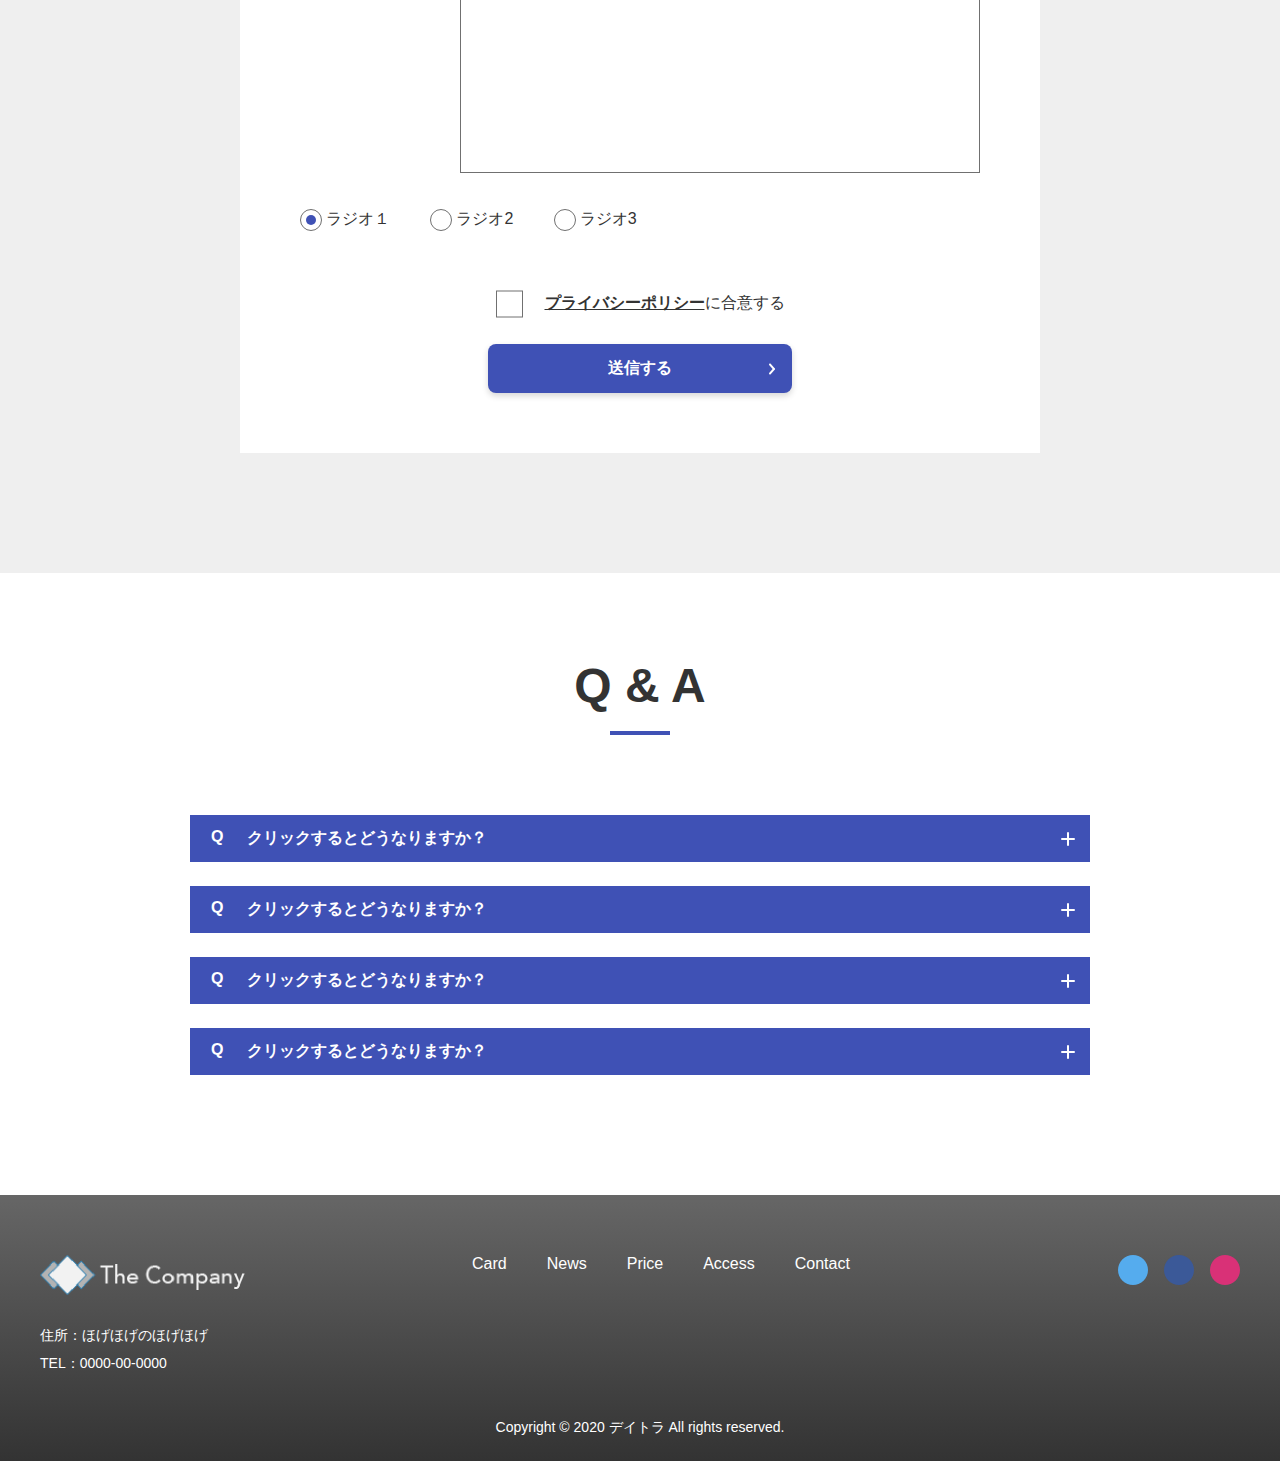
<file: TheCompay/index.html>
<!DOCTYPE html>
<html lang="ja">

<head>
  <meta charset="UTF-8">
  <meta http-equiv="X-UA-Compatible" content="IE=edge">
  <meta name="viewport" content="width=device-width, initial-scale=1.0">
  <title>TheCompany</title>
  <link rel="stylesheet" href="https://cdn.jsdelivr.net/npm/swiper@9/swiper-bundle.min.css" />
  <link rel="stylesheet" href="./css/animate.css">
  <link rel="stylesheet" href="./css/reset.css">
  <link rel="stylesheet" href="./css/style.css">
</head>

<body>

  <header class="header">
    <div class="header__inner inner">
      <h1 class="header__logo"><a href="/"><img src="./img/logo.png" alt="ロゴ"></a></h1>
      <ul class="header__nav">
        <li><a href="#card" class="is-active">Card</a></li>
        <li><a href="#news">News</a></li>
        <li><a href="#price">Price</a></li>
        <li><a href="#access">Access</a></li>
        <li><a href="#contact">Contact</a></li>
      </ul>
    </div>
  </header>

  <div class="drawer-icon">
    <div class="drawer-icon__bars">
      <div class="drawer-icon__bar1"></div>
      <div class="drawer-icon__bar2"></div>
      <div class="drawer-icon__bar3"></div>
    </div>
  </div>

  <div class="drawer-content">
    <div class="drawer-content-items">
      <div class="drawer-content-item"><a href="">Card</a></div>
      <div class="drawer-content-item"><a href="">News</a></div>
      <div class="drawer-content-item"><a href="">Price</a></div>
      <div class="drawer-content-item"><a href="">Access</a></div>
      <div class="drawer-content-item"><a href="">Contact</a></div>
    </div>
  </div>

  <div class="drawer-background"></div>
  <!-- Slider main container -->
  <div class="swiper">
    <!-- Additional required wrapper -->
    <div class="swiper-wrapper">
      <!-- Slides -->
      <div class="swiper-slide">
        <div class="main-visual">
          <div class="main-visual__content">
            <h2 class="main-visual__title">一番伝えたいことを書く1</h2>
            <p class="main-visual__lead">リードリードリード</p>
            <div class="main-visual__button"><a href="#contact"><span>お問い合わせ</span></a></div>
          </div>
        </div>
      </div>
      <div class="swiper-slide">
        <div class="main-visual">
          <div class="main-visual__content">
            <h2 class="main-visual__title">一番伝えたいことを書く2</h2>
            <p class="main-visual__lead">リードリードリード</p>
            <div class="main-visual__button"><a href=""><span>お問い合わせ</span></a></div>
          </div>
        </div>
      </div>
      <div class="swiper-slide">
        <div class="main-visual">
          <div class="main-visual__content">
            <h2 class="main-visual__title">一番伝えたいことを書く3</h2>
            <p class="main-visual__lead">リードリードリード</p>
            <div class="main-visual__button"><a href=""><span>お問い合わせ</span></a></div>
          </div>
        </div>
      </div>

    </div>
    <!-- If we need pagination -->
    <div class="swiper-pagination"></div>

    <!-- If we need navigation buttons -->
    <div class="swiper-button-prev"></div>
    <div class="swiper-button-next"></div>
  </div>

  <section id="card" class="card section">
    <div class="card__inner inner">
      <h2 class="card__head section-title">Card</h2>
      <div class="card__items">
        <div class="card__item wow fadeInUp">
          <div class="card__img"><img src="./img/card-img.png" alt="カード"></div>
          <h3 class="card__title">タイトルタイトル</h3>
          <p class="card__text">テキストテキストテキストテキストテキストテキストテキストテキストテキスト</p>
        </div>
        <div class="card__item wow fadeInUp">
          <div class="card__img"><img src="./img/card-img.png" alt="カード"></div>
          <h3 class="card__title">タイトルタイトル</h3>
          <p class="card__text">テキストテキストテキストテキストテキストテキストテキストテキストテキスト</p>
        </div>
        <div class="card__item wow fadeInUp">
          <div class="card__img"><img src="./img/card-img.png" alt="カード"></div>
          <h3 class="card__title">タイトルタイトル</h3>
          <p class="card__text">テキストテキストテキストテキストテキストテキストテキストテキストテキスト</p>
        </div>
        <div class="card__item wow fadeInUp">
          <div class="card__img"><img src="./img/card-img.png" alt="カード"></div>
          <h3 class="card__title">タイトルタイトル</h3>
          <p class="card__text">テキストテキストテキストテキストテキストテキストテキストテキストテキスト</p>
        </div>
        <div class="card__item wow fadeInUp">
          <div class="card__img"><img src="./img/card-img.png" alt="カード"></div>
          <h3 class="card__title">タイトルタイトル</h3>
          <p class="card__text">テキストテキストテキストテキストテキストテキストテキストテキストテキスト</p>
        </div>
        <div class="card__item wow fadeInUp">
          <div class="card__img"><img src="./img/card-img.png" alt="カード"></div>
          <h3 class="card__title">タイトルタイトル</h3>
          <p class="card__text">テキストテキストテキストテキストテキストテキストテキストテキストテキスト</p>
        </div>
      </div>
    </div>
  </section>

  <section id="news" class="news">
    <div class="news__inner inner">
      <div class="news__head section-title">News</div>
      <div class="news__items">
        <div class="news__item">
          <div class="news__meta">
            <div class="news__date">2019-01-30</div>
            <div class="news__label"><a href="">ラベル１</a></div>
          </div>
          <div class="news__title"><a href="">ニュースニュースニュースニュースニュースニュースニュースニュース</a></div>
        </div>
        <div class="news__item">
          <div class="news__meta">
            <div class="news__date">2019-01-30</div>
            <div class="news__label"><a href="" class="is-blue">ラベル２</a></div>
          </div>
          <div class="news__title"><a href="">ニュースニュースニュースニュースニュースニュースニュースニュース</a></div>
        </div>
        <div class="news__item">
          <div class="news__meta">
            <div class="news__date">2019-01-30</div>
            <div class="news__label"><a href="" class="is-red">ラベル３</a></div>
          </div>
          <div class="news__title"><a href="">ニュースニュースニュースニュースニュースニュースニュースニュース</a></div>
        </div>
        <div class="news__item">
          <div class="news__meta">
            <div class="news__date">2019-01-30</div>
            <div class="news__label"><a href="">ラベル１</a></div>
          </div>
          <div class="news__title"><a href="">ニュースニュースニュースニュースニュースニュースニュースニュースニュースニュースニュースニュースニュースニュースニュースニュース</a></div>
        </div>
        <div class="news__item">
          <div class="news__meta">
            <div class="news__date">2019-01-30</div>
            <div class="news__label"><a href="">ラベル１</a></div>
          </div>
          <div class="news__title"><a href="">ニュースニュースニュースニュースニュースニュースニュースニュース</a></div>
        </div>
      </div>
      <div class="news__more"><a href="">more</a></div>
    </div>
  </section>

  <section id="price" class="price section">
    <div class="price__inner inner">
      <div class="price__head section-title">Price</div>
      <div class="price__content">
        <div class="price__img"><img src="./img/price-img.png" alt="価格"></div>
        <div class="price__table">
          <table class="table">
            <tr>
              <th></th>
              <th>column1</th>
              <th>column2</th>
            </tr>
            <tr>
              <th>row1</th>
              <td>100円</td>
              <td>100円</td>
            </tr>
            <tr>
              <th>row2</th>
              <td>6,000円</td>
              <td>0円</td>
            </tr>
            <tr>
              <th>row3</th>
              <td><strong>6,000円</strong>
                <span>※今だけ半額</span></td>
              <td>0円</td>
            </tr>
            <tr>
              <th>row4</th>
              <td>100円</td>
              <td>100円</td>
            </tr>
          </table>
          <div class="price__attention">※目安なので詳しくは<a href="">お問い合わせ</a>ください。</div>
        </div>
      </div>
    </div>
  </section>

  <section id="access" class="access section">
    <div class="access__inner inner">
      <div class="access__head section-title">Access</div>
      <div class="access__map">
        <div class="iframe-wrap">
          <iframe
            src="https://www.google.com/maps/embed?pb=!1m18!1m12!1m3!1d3281.574535939725!2d135.43014951499615!3d34.66544639261369!2m3!1f0!2f0!3f0!3m2!1i1024!2i768!4f13.1!3m3!1m2!1s0x6000e0d083d5e25d%3A0x3605fe25303252aa!2z44Om44OL44OQ44O844K144Or44O744K544K_44K444Kq44O744K444Oj44OR44Oz!5e0!3m2!1sja!2sjp!4v1678193465164!5m2!1sja!2sjp"
            width="600" height="450" style="border:0;" allowfullscreen="" loading="lazy"
            referrerpolicy="no-referrer-when-downgrade"></iframe>
        </div>
      </div>
      <dl class="access__info">
        <div class="access__info-row">
          <dt>住所</dt>
          <dd>ほげほげほげのほげの場所</dd>
        </div>
        <div class="access__info-row">
          <dt>アクセス</dt>
          <dd>〇〇駅から右に５分</dd>
        </div>
      </dl>
      <div class="access__btn"><a href="">Googleマップで見る</a></div>
    </div>
  </section>

  <section id="contact" class="contact section">
    <div class="contact__inner inner">
      <div class="contact__head section-title">Contact</div>
      <div class="contact__form">
        <form action="" class="contact-form">
          <dl class="contact-form__dl">
            <div class="contact-form__row">
              <dt class="contact-form__label"><label for="your-name" class="is-required">お名前</label></dt>
              <dd class="contact-form__input"><input id="your-name" type="text" placeholder="山田　太郎"></dd>
            </div>
            <div class="contact-form__row">
              <dt class="contact-form__label"><label for="mail" class="is-required">メールアドレス</label></dt>
              <dd class="contact-form__input"><input id="mail" type="text" placeholder="text@example.com"></dd>
            </div>
            <div class="contact-form__row">
              <dt class="contact-form__label"><label for="your-kind">お問い合わせ種別</label></dt>
              <dd class="contact-form__input">
                <select name="" id="your-kind">
                  <option value="">セレクト1</option>
                  <option value="">セレクト2</option>
                  <option value="">セレクト3</option>
                </select>
              </dd>
            </div>
            <div class="contact-form__row">
              <dt class="contact-form__label"><label for="your-message">お問い合わせ内容</label></dt>
              <dd class="contact-form__input"><textarea name="" id="your-message" placeholder="お問い合わせを入力してください"
                  cols="30" rows="10"></textarea></dd>
            </div>
          </dl>
          <div class="contact-form__radio">
            <label><input type="radio" name="your-radio" checked><span>ラジオ１</span></label>
            <label><input type="radio" name="your-radio"><span>ラジオ2</span></label>
            <label><input type="radio" name="your-radio"><span>ラジオ3</span></label>
          </div>
          <div class="contact-form__check">
            <label><input type="checkbox">
              <span><a href="" class="js-open-button" data-target=".target-modal">プライバシーポリシー</a>に合意する</span>
            </label>
          </div>
          <div class="contact-form__btn">
            <input type="submit" value="送信する">
          </div>
        </form>
      </div>
    </div>
    </div>
  </section>

  <div class="modal-contact target-modal">
    <div class="modal-contact__head">プライバシーポリシー</div>
    <div class="modal-contact__content">
      <div class="modal-contact__subhead">ほにゃらら</div>
      <div class="modal-contact__text">ほにゃららほにゃららほにゃららほにゃららほにゃららほにゃららほにゃららほにゃららほにゃららほにゃららほにゃららほにゃららほにゃららほにゃららほにゃららほにゃららほにゃららほにゃららほにゃららほにゃららほにゃららほにゃららほにゃららほにゃららほにゃららほにゃららほにゃららほにゃららほにゃららほにゃららほにゃららほにゃららほにゃららほにゃららほにゃららほにゃららほにゃららほにゃらら。</div>
      <div class="modal-contact__subhead">ほにゃらら</div>
      <div class="modal-contact__text">ほにゃららほにゃららほにゃららほにゃららほにゃららほにゃららほにゃららほにゃららほにゃららほにゃららほにゃららほにゃららほにゃららほにゃららほにゃららほにゃららほにゃららほにゃららほにゃららほにゃららほにゃららほにゃららほにゃららほにゃららほにゃららほにゃららほにゃららほにゃららほにゃららほにゃららほにゃららほにゃららほにゃららほにゃららほにゃららほにゃららほにゃららほにゃらら。</div>
      <div class="modal-contact__subhead">ほにゃらら</div>
      <div class="modal-contact__text">ほにゃららほにゃららほにゃららほにゃららほにゃららほにゃららほにゃららほにゃららほにゃららほにゃららほにゃららほにゃららほにゃららほにゃららほにゃららほにゃららほにゃららほにゃららほにゃららほにゃららほにゃららほにゃららほにゃららほにゃららほにゃららほにゃららほにゃららほにゃららほにゃららほにゃららほにゃららほにゃららほにゃららほにゃららほにゃららほにゃららほにゃららほにゃらら。</div>
      <div class="modal-contact__subhead">ほにゃらら</div>
      <div class="modal-contact__text">ほにゃららほにゃららほにゃららほにゃららほにゃららほにゃららほにゃららほにゃららほにゃららほにゃららほにゃららほにゃららほにゃららほにゃららほにゃららほにゃららほにゃららほにゃららほにゃららほにゃららほにゃららほにゃららほにゃららほにゃららほにゃららほにゃららほにゃららほにゃららほにゃららほにゃららほにゃららほにゃららほにゃららほにゃららほにゃららほにゃららほにゃららほにゃらら。</div>
      <div class="modal-contact__subhead">ほにゃらら</div>
      <div class="modal-contact__text">ほにゃららほにゃららほにゃららほにゃららほにゃららほにゃららほにゃららほにゃららほにゃららほにゃららほにゃららほにゃららほにゃららほにゃららほにゃららほにゃららほにゃららほにゃららほにゃららほにゃららほにゃららほにゃららほにゃららほにゃららほにゃららほにゃららほにゃららほにゃららほにゃららほにゃららほにゃららほにゃららほにゃららほにゃららほにゃららほにゃららほにゃららほにゃらら。</div>
    </div>
    <div class="modal-contact__button"><a class="js-close-button" href="" data-target=".target-modal">閉じる</a></div>
    <div class="modal-contact__icon"><a class="js-close-button" href="" data-target=".target-modal"><img src="./img/btn-batsu.png" alt=""></a></div>
  </div>
  <div class="modal-contact__background target-modal"></div>

  <section class="qa section">
    <div class="qa__inner inner">
      <div class="qa__head section-title">Q & A</div>
      <div class="qa__items">
        <div class="qa__item">
          <div class="qa-box">
            <div class="qa-box__q">
              クリックするとどうなりますか？
              <div class="qa-box__icon">
                <div class="qa-box__bar1"></div>
                <div class="qa-box__bar2"></div>
              </div>
            </div>
            <div class="qa-box__a">
              <div class="qa-box__content">アコーディオンでここが開きます。アコーディオンでここが開きます。アコーディオンでここが開きます。アコーディオンでここが開きます。アコーディオンでここが開きます。アコーディオンでここが開きます。アコーディオンでここが開きます。アコーディオンでここが開きます。</div>
            </div>
          </div>
        </div>
        <div class="qa__item">
          <div class="qa-box">
            <div class="qa-box__q">
              クリックするとどうなりますか？
              <div class="qa-box__icon">
                <div class="qa-box__bar1"></div>
                <div class="qa-box__bar2"></div>
              </div>
            </div>
            <div class="qa-box__a">
              <div class="qa-box__content">アコーディオンでここが開きます。アコーディオンでここが開きます。アコーディオンでここが開きます。アコーディオンでここが開きます。アコーディオンでここが開きます。アコーディオンでここが開きます。アコーディオンでここが開きます。アコーディオンでここが開きます。</div>
            </div>
          </div>
        </div>
        <div class="qa__item">
          <div class="qa-box">
            <div class="qa-box__q">
              クリックするとどうなりますか？
              <div class="qa-box__icon">
                <div class="qa-box__bar1"></div>
                <div class="qa-box__bar2"></div>
              </div>
            </div>
            <div class="qa-box__a">
              <div class="qa-box__content">アコーディオンでここが開きます。アコーディオンでここが開きます。アコーディオンでここが開きます。アコーディオンでここが開きます。アコーディオンでここが開きます。アコーディオンでここが開きます。アコーディオンでここが開きます。アコーディオンでここが開きます。</div>
            </div>
          </div>
        </div>
        <div class="qa__item">
          <div class="qa-box">
            <div class="qa-box__q">
              クリックするとどうなりますか？
              <div class="qa-box__icon">
                <div class="qa-box__bar1"></div>
                <div class="qa-box__bar2"></div>
              </div>
            </div>
            <div class="qa-box__a">
              <div class="qa-box__content">アコーディオンでここが開きます。アコーディオンでここが開きます。アコーディオンでここが開きます。アコーディオンでここが開きます。アコーディオンでここが開きます。アコーディオンでここが開きます。アコーディオンでここが開きます。アコーディオンでここが開きます。</div>
            </div>
          </div>
        </div>
      </div>
    </div>
  </section>


  <footer class="footer">
    <div class="footer__inner inner">
      <div class="footer__content">
        <div class="footer__left">
          <div class="footer__logo"><a href=""><img src="./img/logo.png" alt=""></a></div>
          <div class="footer__address">住所：ほげほげのほげほげ</div>
          <div class="footer__tel">TEL：0000-00-0000</div>
        </div>
        <div class="footer__center">
          <ul class="footer__nav">
            <li><a href="">Card</a></li>
            <li><a href="">News</a></li>
            <li><a href="">Price</a></li>
            <li><a href="">Access</a></li>
            <li><a href="">Contact</a></li>
          </ul>
        </div>
        <div class="footer__right">
          <ul class="footer__sns">
            <li><a href="" target="_blank"><img src="./img/twitter.png" alt=""></a></li>
            <li><a href="" target="_blank"><img src="./img/facebook.png" alt=""></a></li>
            <li><a href="" target="_blank"><img src="./img/instagram.png" alt=""></a></li>
          </ul>
        </div>
      </div>
      <div class="footer__copy">Copyright &copy; 2020 デイトラ All rights reserved.</div>
    </div>
  </footer>


  <div class="to-top"><a href="#"><img src="./img/totop.png" alt="トップへ戻る"></a></div>
  <script src="https://ajax.googleapis.com/ajax/libs/jquery/3.7.0/jquery.min.js"></script>
  <script src="https://cdn.jsdelivr.net/npm/swiper@9/swiper-bundle.min.js"></script>
  <script src="./js/wow.min.js"></script>
  <script src="./js/script.js"></script>
</body>

</html>
</file>
<file: css/style.css>
body {
  font-family: "Edu TAS Beginner", cursive "Noto Sans JP", sans-serif;
  color: #333;
}
body.is-fixed {
  overflow: hidden;
}

.button {
  display: -webkit-box;
  display: -ms-flexbox;
  display: flex;
  -webkit-box-align: center;
      -ms-flex-align: center;
          align-items: center;
  padding: 6px 10px 6px 30px;
  width: 160px;
  margin: 0 auto;
}
.button--bg {
  background-color: #fff;
}
.button--bg .button__text {
  color: #C8BBB2;
}
.button--border {
  border: 1px solid #fff;
}
.button--border .button__text {
  color: #fff;
}
.button__icon {
  width: 24px;
  display: -webkit-box;
  display: -ms-flexbox;
  display: flex;
  -webkit-box-align: center;
      -ms-flex-align: center;
          align-items: center;
}
.button__icon-path {
  fill: #fff;
}
.button__icon-path--contact {
  fill: #C8BBB2;
}
.button__text {
  margin-left: 10px;
  font-size: 16px;
  letter-spacing: 0.08em;
  color: #fff;
}

.header {
  background-color: #C8BBB2;
  position: fixed;
  top: 0;
  left: 0;
  width: 100%;
  z-index: 999;
}
.header__container {
  position: relative;
}
.header__logo {
  display: inline-block;
  padding: 14px 24px;
  font-size: 20px;
  color: #fff;
}
.header__menu-button {
  position: absolute;
  border: none;
  top: 24px;
  right: 24px;
  width: 30px;
  height: 36px;
  overflow: hidden;
  color: transparent;
  background: url(../img/bg_menu.png) center center no-repeat;
  background-size: 100% auto;
}
.header__menu-button.is-checked {
  background: url(../img/bg_menu-close.png) center center no-repeat;
  background-size: 100% auto;
}
.header__contents {
  height: calc(100vh - 88px);
  border: 1px solid #fff;
  padding-top: 60px;
  display: none;
}
.header__nav-item + .header__nav-item {
  margin-top: 24px;
}

.fv {
  position: relative;
}
.fv__contents {
  position: absolute;
  bottom: 26px;
  left: 0;
  width: 100%;
  height: 209px;
  background: url(../img/sp/bg_fv.png) center center no-repeat;
  background-size: 100% auto;
  padding: 32px;
}
.fv__head-main {
  display: block;
  font-size: 30px;
  letter-spacing: 0.1em;
}
.fv__head-sub {
  display: block;
  margin-top: 12px;
  font-size: 14px;
}

.section {
  padding: 48px 0;
}
.section__inner {
  padding: 0 32px;
}
.section__head {
  display: -webkit-box;
  display: -ms-flexbox;
  display: flex;
  -webkit-box-orient: vertical;
  -webkit-box-direction: normal;
      -ms-flex-direction: column;
          flex-direction: column;
  margin-bottom: 32px;
}
.section__head--center {
  text-align: center;
}
.section__head-main {
  font-size: 40px;
  letter-spacing: 0.1em;
}
.section__head-sub {
  font-size: 11px;
}
.section__lead-text {
  font-size: 16px;
  line-height: 1.6;
}
.section__contents {
  margin-top: 40px;
}

.service__item + .service__item {
  margin-top: 40px;
}
.service__item-img {
  text-align: center;
  margin-bottom: 14px;
}
.service__item-name {
  font-size: 14px;
  font-weight: bold;
  text-align: center;
  margin-bottom: 10px;
}
.service__item-text {
  font-size: 14px;
  line-height: 1.6;
}

.works {
  background: #F9F5F1;
  padding-bottom: 90px;
}
.works__item + .works__item {
  margin-top: 40px;
}
.works__item-img {
  margin-bottom: 12px;
}
.works__item-img img {
  -webkit-box-shadow: 0 4px 15px 0 rgba(0, 0, 0, 0.15);
          box-shadow: 0 4px 15px 0 rgba(0, 0, 0, 0.15);
}
.works__item-name {
  font-size: 16px;
  font-weight: bold;
  margin-bottom: 6px;
}
.works__item-link {
  text-decoration: underline;
  font-size: 14px;
}

.about__img {
  margin-bottom: 32px;
}
.about__img img {
  -webkit-box-shadow: 0 4px 15px 0 rgba(0, 0, 0, 0.15);
          box-shadow: 0 4px 15px 0 rgba(0, 0, 0, 0.15);
}
.about__text {
  font-size: 16px;
  line-height: 1.6;
}
.about__text + .about__text {
  margin-top: 1em;
}

.message {
  background-color: #F9F5F1;
}
.message__img {
  margin-bottom: 32px;
}
.message__img img {
  -webkit-box-shadow: 0 4px 15px 0 rgba(0, 0, 0, 0.15);
          box-shadow: 0 4px 15px 0 rgba(0, 0, 0, 0.15);
}
.message__text {
  font-size: 16px;
  line-height: 1.6;
}
.message__text + .message__text {
  margin-top: 1em;
}

.page-buttom {
  color: #fff;
}
.page-buttom__item {
  padding: 40px;
}
.page-buttom__item--contact {
  background-color: #D4CBC3;
}
.page-buttom__item--twitter {
  background-color: #C8BBB2;
}

.footer {
  text-align: center;
  padding: 10px;
}
.footer__copy {
  font-size: 11px;
  font-family: "Noto Sans JP", sans-serif;
}

/* ===============================================
# pc
=============================================== */
@media screen and (min-width: 768px) {
  .wrapper {
    display: -webkit-box;
    display: -ms-flexbox;
    display: flex;
  }
  .main {
    -ms-flex-preferred-size: 79.2%;
        flex-basis: 79.2%;
  }
  .header {
    position: relative;
    -ms-flex-preferred-size: 20.8%;
        flex-basis: 20.8%;
    padding: 50px 20px;
  }
  .header__container {
    width: 160px;
    margin: 0 auto;
    position: sticky;
    top: 50px;
  }
  .header__logo {
    font-size: 30px;
    letter-spacing: 0.12em;
    line-height: 1;
  }
  .header__menu-button {
    display: none;
  }
  .header__contents {
    display: block;
    border: none;
  }
  .button {
    -webkit-transition: background 0.3s, color 0.3s, opacity 0.3s;
    transition: background 0.3s, color 0.3s, opacity 0.3s;
  }
  .button:hover {
    background-color: #fff;
  }
  .button:hover .button__icon-path {
    fill: #C8BBB2;
  }
  .button:hover .button__text {
    color: #C8BBB2;
  }
  .button--bg {
    color: #C8BBB2;
  }
  .button--bg:hover {
    opacity: 0.7;
  }
  .fv__contents {
    background: url(../img/bg_fv.png) center center no-repeat;
    background-size: 100%;
    bottom: 100px;
    left: 0;
    width: 627px;
    height: 174px;
    padding-top: 24px;
    padding-left: 96px;
  }
  .section__inner {
    max-width: 944px;
    margin: 0 auto;
  }
  .section__head {
    margin-bottom: 24px;
  }
  .section__head-main {
    font-size: 60px;
  }
  .section__head-sub {
    font-size: 16px;
  }
  .service__list {
    display: grid;
    grid-template-columns: repeat(3, 1fr);
    gap: 8%;
  }
  .service__item + .service__item {
    margin-top: 0;
  }
  .works__list {
    display: grid;
    grid-template-columns: repeat(3, 1fr);
    gap: 8%;
  }
  .works__item + .works__item {
    margin-top: 0;
  }
  .about__container {
    display: -webkit-box;
    display: -ms-flexbox;
    display: flex;
    -webkit-box-orient: horizontal;
    -webkit-box-direction: reverse;
        -ms-flex-direction: row-reverse;
            flex-direction: row-reverse;
    gap: 40px;
  }
  .about__img {
    width: 455px;
    height: auto;
  }
  .message__container {
    display: -webkit-box;
    display: -ms-flexbox;
    display: flex;
    -webkit-box-orient: horizontal;
    -webkit-box-direction: reverse;
        -ms-flex-direction: row-reverse;
            flex-direction: row-reverse;
    gap: 40px;
  }
  .page-buttom {
    display: grid;
    grid-template-columns: repeat(2, 1fr);
  }
  .page-buttom__item {
    padding: 54px 10px;
  }
}
/* ===============================================
# tb
=============================================== */
@media screen and (min-width: 768px) and (max-width: 1024px) {
  .section__head-main {
    font-size: 54px;
  }
}
</file>
<file: cake/css/style.css>
@charset "UTF-8";
body {
  font-family: "Josefin Sans", "Noto Sans JP", sans-serif;
  letter-spacing: 0.05em;
  color: #3c301e;
}

img {
  width: 100%;
}

a {
  text-decoration: none;
}

/* ===============================================
# 共通class
=============================================== */
.inner {
  padding: 0 40px;
}
@media screen and (min-width: 768px) {
  .inner {
    max-width: 1080px;
    padding: 0 40px;
    margin: 0 auto;
  }
}

.section-title {
  text-align: center;
  margin-bottom: 40px;
}

.section-title-l {
  color: #fff;
}

.section-title-main {
  font-size: 40px;
  display: block;
}
@media screen and (min-width: 768px) {
  .section-title-main {
    font-size: 64px;
  }
}

.section-title-sub {
  font-size: 12px;
  display: block;
}

/* ===============================================
# fv
=============================================== */
.fv-picture {
  width: 100%;
}

/* ===============================================
# header
=============================================== */
.header {
  position: fixed;
  top: 0;
  left: 0;
  border-bottom: 1px solid rgba(241, 231, 228, 0.25);
  width: 100%;
  text-align: center;
  padding: 12px;
}
@media screen and (min-width: 768px) {
  .header {
    padding: 16px;
  }
}

@media screen and (min-width: 768px) {
  .header-inner {
    max-width: 1080px;
    padding: 0 40px;
    margin: 0 auto;
    display: -webkit-box;
    display: -ms-flexbox;
    display: flex;
    -webkit-box-pack: justify;
        -ms-flex-pack: justify;
            justify-content: space-between;
  }
}

.header-logo {
  width: 200px;
  margin: 0 auto;
}
@media screen and (min-width: 768px) {
  .header-logo {
    margin: 0;
  }
}

.header-nav {
  margin-top: 10px;
}

.header-nav-list {
  display: -webkit-box;
  display: -ms-flexbox;
  display: flex;
  -webkit-box-pack: center;
      -ms-flex-pack: center;
          justify-content: center;
  gap: 20px;
}
@media screen and (min-width: 768px) {
  .header-nav-list {
    gap: 40px;
  }
}

.header-nav-link {
  color: #fff;
}
@media screen and (min-width: 768px) {
  .header-nav-link {
    -webkit-transition: opacity 0.3;
    transition: opacity 0.3;
  }
  .header-nav-link:hover {
    cursor: pointer;
    opacity: 0.7;
  }
}

/* ===============================================
# about
=============================================== */
.about {
  padding: 40px 0;
  background-color: #f1eee4;
}
@media screen and (min-width: 768px) {
  .about {
    padding: 100px 0;
  }
}

@media screen and (min-width: 768px) {
  .about-contents {
    display: -webkit-box;
    display: -ms-flexbox;
    display: flex;
    gap: 40px;
    -webkit-box-align: center;
        -ms-flex-align: center;
            align-items: center;
  }
  .about-contents img {
    width: 300px;
  }
}

.about-text-content {
  margin-top: 20px;
}
@media screen and (min-width: 768px) {
  .about-text-content {
    margin: 0;
  }
}

.about-text {
  font-size: 14px;
  line-height: 2;
}
.about-text + .about-text {
  margin-top: 16px;
}
@media screen and (min-width: 768px) {
  .about-text + .about-text {
    margin-top: 30px;
  }
}
@media screen and (min-width: 768px) {
  .about-text {
    font-size: 15px;
  }
}

/* ===============================================
# menu
=============================================== */
.menu {
  background-color: #f1eee4;
  padding: 80px 0;
}
@media screen and (min-width: 768px) {
  .menu {
    padding: 0 0 100px;
  }
}

@media screen and (min-width: 768px) {
  .menu-list {
    display: -webkit-box;
    display: -ms-flexbox;
    display: flex;
    gap: 20px;
  }
}

.menu-list-item + .menu-list-item {
  margin-top: 62px;
}
@media screen and (min-width: 768px) {
  .menu-list-item + .menu-list-item {
    margin: 0;
  }
}

.menu-text-contents {
  text-align: center;
  padding: 16px 10px;
}

.menu-name-main {
  display: block;
  font-size: 18px;
}

.menu-name-sub {
  display: block;
  font-size: 12px;
  color: #a98c5f;
  margin-top: 8px;
}

.menu-text {
  font-size: 14px;
  color: #a98c5f;
  margin-top: 16px;
}

/* ===============================================
# shop
=============================================== */
.shop {
  background: url(../img/sp/bg-shop.png) center center/cover;
  padding: 80px 0;
}
@media screen and (min-width: 768px) {
  .shop {
    background: url(../img/bg-shop.png) center center/cover;
    padding: 60px 0;
  }
}

.shop-inner {
  padding: 0 20px;
}
@media screen and (min-width: 768px) {
  .shop-inner {
    max-width: 600px;
    margin: 0 auto;
  }
}

.shop-text {
  color: #fff;
  text-align: center;
  font-size: 14px;
  line-height: 2;
}

.form {
  margin-top: 40px;
}
@media screen and (min-width: 768px) {
  .form {
    display: -webkit-box;
    display: -ms-flexbox;
    display: flex;
    gap: 20px;
  }
}

.form-input {
  width: 100%;
  border-radius: 4px;
  border: none;
  padding: 14px;
  background-color: rgba(255, 255, 255, 0.7);
  font-family: "Josefin Sans", "Noto Sans JP", sans-serif;
}

.form-submit {
  border-radius: 4px;
  border: none;
  font-family: "Josefin Sans", "Noto Sans JP", sans-serif;
  display: block;
  margin: 10px auto 0;
  width: 120px;
  padding: 12px 10px;
  color: #fff;
  background-color: #a98c5f;
}
@media screen and (min-width: 768px) {
  .form-submit {
    margin-top: 0;
    -webkit-transition: opacity 0.3;
    transition: opacity 0.3;
  }
  .form-submit:hover {
    cursor: pointer;
    opacity: 0.7;
  }
}

/* ===============================================
# footer
=============================================== */
.footer {
  background-color: #3c301e;
  text-align: center;
  padding-top: 46px;
  color: #fff;
}

.footer-logo {
  width: 200px;
  margin: 0 auto;
}

.footer-text {
  font-size: 12px;
}
@media screen and (min-width: 768px) {
  .footer-text {
    margin-top: 12px;
  }
}

.footer-nav-list {
  display: -webkit-box;
  display: -ms-flexbox;
  display: flex;
  -webkit-box-pack: center;
      -ms-flex-pack: center;
          justify-content: center;
  gap: 24px;
  margin-top: 40px;
  padding: 0 20px;
}
.footer-nav-list img {
  width: 56px;
}
@media screen and (min-width: 768px) {
  .footer-nav-list {
    gap: 40px;
  }
}

.footer-nav-link-text {
  font-size: 12px;
  margin-top: 12px;
}

.footer-copy-wrapper {
  margin-top: 46px;
  padding: 12px;
  border-top: 1px solid rgba(241, 238, 228, 0.25);
}

.footer-copylight {
  font-size: 12px;
}
@media screen and (min-width: 768px) {
  .footer-copylight {
    font-size: 13px;
  }
}

/* ===============================================
# page-top
=============================================== */
#page-top {
  position: fixed;
  bottom: 20px;
  right: 20px;
  font-size: 16px;
  z-index: 99;
}
#page-top a {
  display: block;
  background: #fff;
  width: 60px;
  height: 60px;
  border-radius: 90%;
  padding: 25px 13px 0;
}

#page-top a:hover {
  text-decoration: none;
  opacity: 0.5;
}
</file>
<file: OHA!/css/style.css>
@charset "UTF-8";
/* ===============================================
# breakpoints
=============================================== */
/* ===============================================
# color
=============================================== */
/* ===============================================
# 共通class
=============================================== */
body {
  font-family: "Montserrat", "Noto Sans JP", sans-serif;
  font-size: 16px;
  line-height: 1.7;
  color: #111;
  background-color: #FAFAFA;
}

.inner {
  padding-left: 15px;
  padding-right: 15px;
}
@media (min-width: 768px) {
  .inner {
    padding-left: 30px;
    padding-right: 30px;
    max-width: 1200px;
    margin-left: auto;
    margin-right: auto;
  }
}

@media (min-width: 768px) {
  .hidden-pc {
    display: none;
  }
}

.heading__title {
  text-align: center;
}
.heading__title1 {
  font-size: 38px;
  font-weight: 700;
  line-height: 1;
  letter-spacing: 3.8px;
}
@media (min-width: 768px) {
  .heading__title1 {
    font-size: 50px;
    letter-spacing: 5px;
  }
}
.heading__title2 {
  font-size: 14px;
  line-height: 1;
  letter-spacing: 1.12px;
  margin-top: 14px;
}
@media (min-width: 768px) {
  .heading__title2 {
    font-size: 16px;
    letter-spacing: 1.28px;
  }
}

.button {
  min-width: 150px;
  font-weight: 700;
  letter-spacing: 0.48px;
  padding: 8px 28px;
  display: inline-block;
  border-radius: 60px;
  border: 2px solid currentColor;
  background: #FFF;
  -webkit-transition: background-color 0.3s, color 0.3s;
  transition: background-color 0.3s, color 0.3s;
}
.button:hover {
  background-color: #FABE00;
}
.button--type2 {
  color: #fff;
  background: #111;
}
.button--type2:hover {
  background-color: #fff;
  color: #111;
}

/* ===============================================
# header
=============================================== */
.header__inner {
  display: -webkit-box;
  display: -ms-flexbox;
  display: flex;
  -webkit-box-pack: justify;
      -ms-flex-pack: justify;
          justify-content: space-between;
  padding: 22px 15px;
}
@media (min-width: 768px) {
  .header__inner {
    max-width: 1170px;
    margin-left: auto;
    margin-right: auto;
  }
}
.header__logo a {
  width: 100px;
  display: block;
}
@media (min-width: 768px) {
  .header__logo a {
    width: 135px;
  }
}
.header__nav {
  display: none;
}
@media (min-width: 768px) {
  .header__nav {
    display: -webkit-box;
    display: -ms-flexbox;
    display: flex;
    gap: 40px;
    -webkit-box-align: center;
        -ms-flex-align: center;
            align-items: center;
  }
}
@media (min-width: 768px) {
  .header__link {
    font-weight: 700;
    letter-spacing: 0.48px;
    -webkit-transition: 0.3s;
    transition: 0.3s;
  }
  .header__link:hover {
    color: #F5810E;
  }
}

.drawer-icon {
  position: relative;
  width: 36px;
  height: 21px;
  z-index: 51;
}
.drawer-icon.is-checked .drawer-icon__bar:nth-of-type(1) {
  top: 10px;
  -webkit-transform: rotate(30deg);
          transform: rotate(30deg);
}
.drawer-icon.is-checked .drawer-icon__bar:nth-of-type(2) {
  display: none;
}
.drawer-icon.is-checked .drawer-icon__bar:nth-of-type(3) {
  top: 10px;
  -webkit-transform: rotate(-30deg);
          transform: rotate(-30deg);
}
@media (min-width: 768px) {
  .drawer-icon {
    display: none;
  }
}
.drawer-icon__bar {
  position: absolute;
  top: 0;
  left: 0;
  width: 36px;
  height: 3px;
  border-radius: 6px;
  background: #111;
  -webkit-transition: top 0.3s linear, -webkit-transform 0.3s linear;
  transition: top 0.3s linear, -webkit-transform 0.3s linear;
  transition: transform 0.3s linear, top 0.3s linear;
  transition: transform 0.3s linear, top 0.3s linear, -webkit-transform 0.3s linear;
}
.drawer-icon__bar:nth-of-type(2) {
  top: 9px;
}
.drawer-icon__bar:nth-of-type(3) {
  top: 18px;
}

.drawer-content {
  width: 320px;
  height: 100%;
  position: fixed;
  top: 0;
  right: 0;
  background: #F7BA1A;
  z-index: 50;
  padding: 80px 40px 40px;
  -webkit-transform: translateX(100%);
          transform: translateX(100%);
  -webkit-transition: -webkit-transform 0.3s linear;
  transition: -webkit-transform 0.3s linear;
  transition: transform 0.3s linear;
  transition: transform 0.3s linear, -webkit-transform 0.3s linear;
}
.drawer-content.is-checked {
  -webkit-transform: translateX(0);
          transform: translateX(0);
}
.drawer-content__link {
  display: block;
  padding-top: 14px;
  padding-bottom: 14px;
  text-align: right;
  font-weight: 700;
  letter-spacing: 0.48px;
}
.drawer-content__button {
  margin-top: 14px;
  text-align: right;
}

/* ===============================================
# mv
=============================================== */
.mv {
  border-radius: 20px;
  max-width: calc(100% - 30px);
  margin-left: auto;
  margin-right: auto;
  background: -webkit-gradient(linear, left top, left bottom, from(#F8B819), to(#F0D320));
  background: linear-gradient(180deg, #F8B819 0%, #F0D320 100%);
}
@media (min-width: 768px) {
  .mv {
    border-radius: 30px;
    max-width: calc(100% - 60px);
  }
}
.mv__inner {
  position: relative;
  padding: 50px 20px 255px;
}
@media (min-width: 768px) {
  .mv__inner {
    padding-top: 110px;
    padding-bottom: 109px;
    padding-left: 30px;
    padding-right: 30px;
    max-width: 1100px;
    margin-left: auto;
    margin-right: auto;
  }
}
.mv__lead1, .mv__lead2 {
  display: block;
  font-size: 22px;
  font-weight: 700;
  line-height: 1;
  letter-spacing: 2.2px;
  -webkit-font-feature-settings: "palt" on;
          font-feature-settings: "palt" on;
  border-radius: 5px;
  background: #FFF;
  padding: 10px;
  width: -webkit-fit-content;
  width: -moz-fit-content;
  width: fit-content;
  margin-left: auto;
  margin-right: auto;
}
@media (min-width: 768px) {
  .mv__lead1, .mv__lead2 {
    margin-left: 0;
    margin-right: 0;
    font-size: 38px;
    letter-spacing: 3.8px;
    padding: 12px 16px;
  }
}
.mv__lead2 {
  margin-top: 8px;
}
@media (min-width: 768px) {
  .mv__lead2 {
    margin-top: 14px;
  }
}
.mv__description {
  text-align: center;
  font-weight: 700;
  letter-spacing: 0.48px;
  margin-top: 26px;
}
@media (min-width: 768px) {
  .mv__description {
    text-align: left;
    font-size: 18px;
    letter-spacing: 0.54px;
    margin-top: 20px;
  }
}
.mv__button {
  margin-top: 22px;
  text-align: center;
}
@media (min-width: 768px) {
  .mv__button {
    text-align: left;
    margin-top: 30px;
  }
}
.mv__img {
  position: absolute;
  bottom: -108px;
  right: 0;
  width: 100%;
  text-align: center;
}
@media (min-width: 768px) {
  .mv__img {
    width: 57.6923076923%;
    text-align: right;
    bottom: -88px;
  }
}
.mv__img img {
  width: 345px;
}
@media (min-width: 768px) {
  .mv__img img {
    width: 600px;
  }
}

/* ===============================================
# case
=============================================== */
.case {
  margin-top: 108px;
  padding-top: 60px;
  padding-bottom: 60px;
}
@media (min-width: 768px) {
  .case {
    margin-top: 88px;
    padding-top: 70px;
    padding-bottom: 50px;
  }
}
.case__inner {
  padding-left: 40px;
  padding-right: 40px;
}
@media (min-width: 768px) {
  .case__inner {
    max-width: 1000px;
    margin-left: auto;
    margin-right: auto;
  }
}
.case__title {
  text-align: center;
  font-size: 18px;
  font-weight: 700;
  line-height: 1;
  letter-spacing: 1.8px;
}
@media (min-width: 768px) {
  .case__title {
    font-size: 20px;
    letter-spacing: 2px;
  }
}
.case__items {
  margin-top: 30px;
  display: grid;
  grid-template-columns: repeat(2, 1fr);
  gap: 22px 15px;
}
@media (min-width: 768px) {
  .case__items {
    margin-top: 54px;
    grid-template-columns: repeat(4, 1fr);
    gap: 26px 40px;
  }
}
.case__item {
  text-align: center;
}
/* ===============================================
# news
=============================================== */
.news {
  padding-top: 60px;
  padding-bottom: 60px;
}
@media (min-width: 768px) {
  .news {
    padding-top: 40px;
    padding-bottom: 34px;
  }
}
.news__card {
  border-radius: 20px;
  background: #FFF;
  -webkit-box-shadow: 0px 9px 30px 0px #F4F4F4;
          box-shadow: 0px 9px 30px 0px #F4F4F4;
  padding: 40px 12px;
}
@media (min-width: 768px) {
  .news__card {
    border-radius: 30px;
    padding-top: 40px;
    padding-bottom: 34px;
    padding-left: 9.2105263158%;
    padding-right: 9.2105263158%;
  }
}
.news__title {
  font-size: 38px;
  font-weight: 700;
  line-height: 1;
  letter-spacing: 3.8px;
  text-align: center;
}
@media (min-width: 768px) {
  .news__title {
    font-size: 50px;
    letter-spacing: 5px;
    -moz-text-align-last: left;
         text-align-last: left;
  }
}
.news__lists {
  margin-top: 40px;
}
.news__list:nth-child(n+2) {
  position: relative;
}
.news__list:nth-child(n+2)::before {
  content: "";
  position: absolute;
  width: 100%;
  height: 1px;
  top: 0;
  left: 0;
  background: #E3E3E3;
}
.news__link {
  text-align: right;
  margin-top: 22px;
}
.news__link a {
  font-weight: 700;
  line-height: 1;
  display: inline-block;
  border-bottom: 2px solid currentColor;
  padding-bottom: 8px;
  -webkit-transition: background-color 0.3s, color 0.3s;
  transition: background-color 0.3s, color 0.3s;
}
.news__link a:hover {
  color: #FABE00;
}

.news-link {
  display: -webkit-box;
  display: -ms-flexbox;
  display: flex;
  -webkit-box-orient: vertical;
  -webkit-box-direction: normal;
      -ms-flex-direction: column;
          flex-direction: column;
  gap: 8px;
  padding-top: 10px;
  padding-bottom: 10px;
  -webkit-transition: background-color 0.3s;
  transition: background-color 0.3s;
}
@media (min-width: 768px) {
  .news-link {
    -webkit-box-orient: horizontal;
    -webkit-box-direction: normal;
        -ms-flex-direction: row;
            flex-direction: row;
    padding-top: 12px;
    padding-bottom: 12px;
    gap: 0;
  }
}
.news-link:hover {
  background: #FFF9E5;
}
.news-link__meta {
  display: -webkit-box;
  display: -ms-flexbox;
  display: flex;
  -webkit-box-align: center;
      -ms-flex-align: center;
          align-items: center;
  gap: 12px;
}
@media (min-width: 768px) {
  .news-link__meta {
    width: 247px;
    -ms-flex-negative: 0;
        flex-shrink: 0;
  }
}
.news-link__date {
  color: #333;
  white-space: nowrap;
}
@media (min-width: 768px) {
  .news-link__date {
    width: 119px;
  }
}
.news-link__label {
  color: #fff;
  font-size: 11px;
  font-weight: 700;
  padding: 2px 10px;
  border-radius: 2px;
  background: #E4780C;
  min-width: 63px;
  text-align: center;
}
.news-link__label--news {
  background: #E4780C;
}
.news-link__label--column {
  background: #ECB815;
}
.news-link__label--event {
  background: #389B47;
}

/* ===============================================
# about
=============================================== */
.about {
  padding-top: 60px;
  padding-bottom: 60px;
  overflow: hidden;
}
@media (min-width: 768px) {
  .about {
    padding-top: 50px;
    padding-bottom: 110px;
  }
}
.about__title {
  text-align: center;
}
.about__title img {
  width: 180px;
}
@media (min-width: 768px) {
  .about__title img {
    width: 230px;
  }
}
.about__contents {
  margin-top: 150px;
  padding-top: 288px;
  padding-bottom: 105px;
  position: relative;
  text-align: center;
}
@media (min-width: 768px) {
  .about__contents {
    margin-top: 176px;
    padding-top: 284px;
    padding-bottom: 100px;
  }
}
.about__contents::before {
  content: "";
  width: 1100px;
  height: 1100px;
  border-radius: 50%;
  background: -webkit-gradient(linear, left top, left bottom, from(#F8B819), to(#F0D320));
  background: linear-gradient(180deg, #F8B819 0%, #F0D320 100%);
  position: absolute;
  top: 0;
  left: 50%;
  -webkit-transform: translateX(-50%);
          transform: translateX(-50%);
  z-index: -1;
}
@media (min-width: 768px) {
  .about__contents::before {
    width: 800px;
    height: 800px;
  }
}
.about__img {
  position: absolute;
  text-align: center;
  top: -110px;
  left: 0;
  width: 100%;
}
@media (min-width: 768px) {
  .about__img {
    top: -126px;
  }
}
.about__img img {
  width: 320px;
}
@media (min-width: 768px) {
  .about__img img {
    width: 330px;
  }
}
.about__text {
  font-weight: 700;
  line-height: 2.3;
}
.about__pop {
  margin-top: 40px;
  -webkit-box-flex: 700;
      -ms-flex: 700;
          flex: 700;
  line-height: 1;
  letter-spacing: 1.28px;
}
@media (min-width: 768px) {
  .about__pop {
    margin-top: 42px;
  }
}
.about__button {
  margin-top: 12px;
}
@media (min-width: 768px) {
  .about__button {
    margin-top: 15px;
  }
}

.about-modal {
  position: fixed;
  inset: 0;
  margin: auto;
  max-width: calc(100% - 30px);
  max-height: calc(100% - 40px);
  overflow: auto;
  padding: 16px 15px 64px;
  border-radius: 20px;
  background: #FFF;
  border: none;
  z-index: 60;
  overscroll-behavior-y: none;
}
@media (min-width: 768px) {
  .about-modal {
    width: 1140px;
    padding: 49px 70px 75px;
  }
}
.about-modal::-ms-backdrop {
  opacity: 0.2;
  background: #000;
}
.about-modal::backdrop {
  opacity: 0.2;
  background: #000;
}
.about-modal__head {
  display: -webkit-box;
  display: -ms-flexbox;
  display: flex;
  -webkit-box-pack: end;
      -ms-flex-pack: end;
          justify-content: flex-end;
  position: sticky;
  top: 0;
}
.about-modal__close-icon img {
  width: 37px;
}
.about-modal__body {
  margin-top: 12px;
}
@media (min-width: 768px) {
  .about-modal__body {
    margin-top: 43px;
  }
}
.about-modal__body p {
  font-size: 14px;
}
@media (min-width: 768px) {
  .about-modal__body p {
    font-size: 16px;
  }
}
.about-modal__body p:nth-child(n+2) {
  margin-top: 20px;
}
.about-modal__close-button {
  margin-top: 30px;
  text-align: center;
}

/* ===============================================
# movie
=============================================== */
.movie {
  padding-top: 60px;
  padding-bottom: 60px;
  background: url(../img/section-bg\ .png) repeat top left/529px auto;
}
@media (min-width: 768px) {
  .movie {
    padding-top: 100px;
    padding-bottom: 100px;
  }
}
.movie__inner {
  padding-left: 15px;
  padding-right: 15px;
}
.movie__iframe {
  margin-top: 32px;
  text-align: center;
}
@media (min-width: 768px) {
  .movie__iframe {
    margin-top: 56px;
  }
}
.movie__iframe iframe {
  width: 345px;
  max-width: 100%;
  height: auto;
  aspect-ratio: 345/194;
  vertical-align: top;
}
@media (min-width: 768px) {
  .movie__iframe iframe {
    width: 640px;
    aspect-ratio: 640/360;
  }
}

/* ===============================================
# htu
=============================================== */
.htu {
  padding-top: 60px;
  padding-bottom: 60px;
}
@media (min-width: 768px) {
  .htu {
    padding-top: 100px;
    padding-bottom: 100px;
  }
}
.htu__boxes {
  display: -webkit-box;
  display: -ms-flexbox;
  display: flex;
  -webkit-box-orient: vertical;
  -webkit-box-direction: normal;
      -ms-flex-direction: column;
          flex-direction: column;
  gap: 112px;
  margin-top: 104px;
}
@media (min-width: 768px) {
  .htu__boxes {
    margin-top: 89px;
    gap: 75px;
  }
}
.htu__box {
  border-radius: 30px;
  background: #FFFBF0;
  padding: 54px 40px 48px;
}
@media (min-width: 768px) {
  .htu__box {
    padding: 44px 10px 56px;
    border-radius: 40px;
  }
}
.htu__box-title {
  text-align: center;
  font-size: 18px;
  font-weight: 700;
  letter-spacing: 1.8px;
  position: relative;
}
@media (min-width: 768px) {
  .htu__box-title {
    font-size: 22px;
    letter-spacing: 2.2px;
    padding-right: 95px;
    width: -webkit-fit-content;
    width: -moz-fit-content;
    width: fit-content;
    margin-left: auto;
    margin-right: auto;
  }
}
.htu__box-title img {
  width: 85px;
  position: absolute;
  right: 50%;
  -webkit-transform: translateX(50%);
          transform: translateX(50%);
  bottom: calc(100% + 16px);
}
@media (min-width: 768px) {
  .htu__box-title img {
    right: 0;
    -webkit-transform: translateX(0);
            transform: translateX(0);
    bottom: 0;
  }
}
@media (min-width: 768px) {
  .is-type2 .htu__box-title {
    padding-right: 0;
    padding-left: 95px;
  }
  .is-type2 .htu__box-title img {
    right: auto;
    left: 0;
  }
}
.htu__steps {
  margin-top: 20px;
  display: -webkit-box;
  display: -ms-flexbox;
  display: flex;
  -webkit-box-orient: vertical;
  -webkit-box-direction: normal;
      -ms-flex-direction: column;
          flex-direction: column;
  gap: 20px;
}
@media (min-width: 768px) {
  .htu__steps {
    max-width: 948px;
    margin-left: auto;
    margin-right: auto;
    -webkit-box-orient: horizontal;
    -webkit-box-direction: normal;
        -ms-flex-direction: row;
            flex-direction: row;
    gap: 24px;
  }
}
@media (min-width: 768px) {
  .htu__step {
    width: calc(33.3% - 16px);
  }
}

.step-box {
  padding-top: 45px;
  position: relative;
}
.step-box__head {
  display: -webkit-box;
  display: -ms-flexbox;
  display: flex;
  -webkit-box-align: center;
      -ms-flex-align: center;
          align-items: center;
  -webkit-box-pack: center;
      -ms-flex-pack: center;
          justify-content: center;
  -webkit-box-orient: vertical;
  -webkit-box-direction: normal;
      -ms-flex-direction: column;
          flex-direction: column;
  width: 90px;
  height: 90px;
  border-radius: 50%;
  border: 3px solid #111;
  background: #F5810E;
  position: absolute;
  top: 0;
  left: 50%;
  -webkit-transform: translateX(-50%);
          transform: translateX(-50%);
}
.is-type2 .step-box__head {
  background-color: #FABE00;
}
.step-box__head-text {
  font-size: 13px;
  font-weight: 700;
  line-height: 1;
  letter-spacing: 1.3px;
}
.step-box__number {
  margin-top: 3px;
  color: #FFF;
  font-size: 34px;
  font-weight: 700;
  line-height: 1;
  letter-spacing: 3.4px;
}
.step-box__body {
  border-radius: 30px;
  border: 3px solid #111;
  background: #FFF;
  padding: 50px 10px 26px;
  text-align: center;
}
.step-box__img img {
  width: 160px;
}
@media (min-width: 768px) {
  .step-box__img img {
    width: 200px;
  }
}
.step-box__text {
  font-weight: 700;
  letter-spacing: 0.48px;
  margin-top: 10px;
}

/* ===============================================
# merit
=============================================== */
.merit {
  padding-top: 60px;
  padding-bottom: 60px;
}
@media (min-width: 768px) {
  .merit {
    padding-top: 100px;
    padding-bottom: 100px;
  }
}
.merit__boxes {
  margin-top: 30px;
  display: -webkit-box;
  display: -ms-flexbox;
  display: flex;
  -webkit-box-orient: vertical;
  -webkit-box-direction: normal;
      -ms-flex-direction: column;
          flex-direction: column;
  gap: 30px;
}
@media (min-width: 768px) {
  .merit__boxes {
    margin-top: 60px;
    gap: 40px;
  }
}
.merit-box {
  border-radius: 20px;
  background: #FFF;
  padding: 10px 20px 24px;
}
@media (min-width: 768px) {
  .merit-box {
    padding: 20px 20px;
    display: -webkit-box;
    display: -ms-flexbox;
    display: flex;
    -webkit-box-orient: horizontal;
    -webkit-box-direction: reverse;
        -ms-flex-direction: row-reverse;
            flex-direction: row-reverse;
    -webkit-box-align: center;
        -ms-flex-align: center;
            align-items: center;
    gap: 50px;
  }
}
@media (min-width: 768px) and (min-width: 768px) {
  .merit-box.is-reverse {
    -webkit-box-orient: horizontal;
    -webkit-box-direction: normal;
        -ms-flex-direction: row;
            flex-direction: row;
  }
}
@media (min-width: 768px) {
  .merit-box__content {
    display: -webkit-box;
    display: -ms-flexbox;
    display: flex;
    -webkit-box-orient: horizontal;
    -webkit-box-direction: reverse;
        -ms-flex-direction: row-reverse;
            flex-direction: row-reverse;
    -webkit-box-align: center;
        -ms-flex-align: center;
            align-items: center;
    gap: 50px;
    max-width: 920px;
    margin-left: auto;
    margin-right: auto;
  }
}
@media (min-width: 768px) {
  .is-reverse .merit-box__content {
    -webkit-box-orient: horizontal;
    -webkit-box-direction: normal;
        -ms-flex-direction: row;
            flex-direction: row;
  }
}
.merit-box__img {
  text-align: center;
}
@media (min-width: 768px) {
  .merit-box__img {
    width: 38.0434782609%;
  }
}
.merit-box__img img {
  width: 200px;
}
@media (min-width: 768px) {
  .merit-box__img img {
    width: 350px;
  }
}
.merit-box__body {
  margin-top: 18px;
}
@media (min-width: 768px) {
  .merit-box__body {
    width: 56.5217391304%;
    margin-top: 0;
  }
}
.merit-box__head {
  display: -webkit-box;
  display: -ms-flexbox;
  display: flex;
  -webkit-box-align: center;
      -ms-flex-align: center;
          align-items: center;
  gap: 14px;
}
@media (min-width: 768px) {
  .merit-box__head {
    gap: 28px;
  }
}
.merit-box__number {
  color: #FABE00;
  font-size: 70px;
  font-weight: 600;
  line-height: 1;
}
@media (min-width: 768px) {
  .merit-box__number {
    font-size: 110px;
  }
}
.merit-box__title {
  font-weight: 700;
  letter-spacing: 1.6px;
}
@media (min-width: 768px) {
  .merit-box__title {
    font-size: 20px;
    letter-spacing: 2px;
  }
}
.merit-box__text {
  margin-top: 10px;
  font-size: 14px;
  line-height: 2;
}
@media (min-width: 768px) {
  .merit-box__text {
    font-size: 15px;
    margin-top: 16px;
  }
}

/* ===============================================
# qa
=============================================== */
.qa {
  padding-top: 60px;
  padding-bottom: 60px;
}
@media (min-width: 768px) {
  .qa {
    padding-top: 100px;
    padding-bottom: 100px;
  }
}
.qa__inner {
  padding-left: 30px;
  padding-right: 30px;
  max-width: 860px;
}
.qa__boxes {
  margin-top: 52px;
  display: -webkit-box;
  display: -ms-flexbox;
  display: flex;
  -webkit-box-orient: vertical;
  -webkit-box-direction: normal;
      -ms-flex-direction: column;
          flex-direction: column;
  gap: 42px;
}
@media (min-width: 768px) {
  .qa__boxes {
    margin-top: 74px;
  }
}
.qa-box {
  border-radius: 10px;
  border: 3px solid #111;
  background: #FFF;
}
.qa-box.is-open .qa-box__head::after {
  -webkit-transform: rotate(0deg);
          transform: rotate(0deg);
}
.qa-box__head {
  padding: 32px 40px 20px 15px;
  position: relative;
  display: block;
  width: 100%;
}
@media (min-width: 768px) {
  .qa-box__head {
    padding: 32px 80px 20px 20px;
  }
}
.qa-box__head::after {
  content: "";
  position: absolute;
  top: 50%;
  right: 16px;
  width: 9.26px;
  height: 6.834px;
  background: url(../img/qa-arrow.png) no-repeat center center/contain;
  -webkit-transform: rotate(180deg);
          transform: rotate(180deg);
}
@media (min-width: 768px) {
  .qa-box__head::after {
    right: 22px;
  }
}
.qa-box__head-icon {
  font-size: 22px;
  font-weight: 700;
  line-height: 1;
  width: 44px;
  height: 44px;
  border-radius: 22px;
  border: 3px solid #111;
  background: #F5810E;
  display: grid;
  place-items: center;
  position: absolute;
  top: -22px;
  left: 15px;
}
@media (min-width: 768px) {
  .qa-box__head-icon {
    left: 20px;
  }
}
.qa-box__head-text {
  display: block;
  text-align: left;
  font-size: 14px;
  font-weight: 700;
  letter-spacing: 1.12px;
}
@media (min-width: 768px) {
  .qa-box__head-text {
    font-size: 16px;
    line-height: 27px;
    /* 168.75% */
    letter-spacing: 1.28px;
  }
}
.qa-box__body {
  padding: 10px 17px 20px 15px;
  display: none;
}
@media (min-width: 768px) {
  .qa-box__body {
    padding: 0 36px 20px 20px;
  }
}
.qa-box__a {
  display: -webkit-box;
  display: -ms-flexbox;
  display: flex;
  gap: 8px;
}
@media (min-width: 768px) {
  .qa-box__a {
    gap: 10px;
  }
}
.qa-box__a-icon {
  font-size: 22px;
  font-weight: 700;
  line-height: 1;
  width: 44px;
  height: 44px;
  border-radius: 22px;
  border: 3px solid #111;
  background: #FABE00;
  display: grid;
  place-items: center;
  -ms-flex-negative: 0;
      flex-shrink: 0;
}
.qa-box__a-text {
  display: block;
  text-align: center;
  font-size: 14px;
  font-weight: 700;
  letter-spacing: 1.12px;
  display: block;
  -webkit-box-flex: 1;
      -ms-flex-positive: 1;
          flex-grow: 1;
  padding: 12px;
  text-align: left;
}
@media (min-width: 768px) {
  .qa-box__a-text {
    font-size: 16px;
    line-height: 27px;
    /* 168.75% */
    letter-spacing: 1.28px;
    padding-top: 10px;
  }
}

/* ===============================================
# cta
=============================================== */
.cta {
  padding-top: 50px;
  padding-bottom: 50px;
  background: -webkit-gradient(linear, left top, left bottom, from(#F8B819), to(#F0D320));
  background: linear-gradient(180deg, #F8B819 0%, #F0D320 100%);
  text-align: center;
}
@media (min-width: 768px) {
  .cta {
    padding-top: 60px;
    padding-bottom: 60px;
  }
}
.cta__text {
  font-weight: 700;
  line-height: 2;
  letter-spacing: 0.48px;
}
.cta__button {
  margin-top: 16px;
}

.cta_text-inline-block {
  font-weight: inherit;
  display: inline-block;
}

/* ===============================================
# compare
=============================================== */
.compare {
  padding-top: 60px;
  padding-bottom: 60px;
  background: #FFF;
}
@media (min-width: 768px) {
  .compare {
    padding-top: 100px;
    padding-bottom: 100px;
  }
}
.compare__title {
  font-size: 20px;
  font-weight: 700;
  line-height: 1;
  text-align: center;
}
@media (min-width: 768px) {
  .compare__title {
    font-size: 24px;
  }
}
.compare__content {
  margin-top: 42px;
  overflow-x: auto;
}
@media (min-width: 768px) {
  .compare__content {
    margin-top: 60px;
  }
}
.compare__table {
  width: 620px;
  table-layout: fixed;
  border-collapse: collapse;
  margin-left: auto;
  margin-right: auto;
}
@media (min-width: 768px) {
  .compare__table {
    width: 1000px;
  }
}
.compare__table th,
.compare__table td {
  text-align: center;
  font-weight: 700;
  height: 60px;
  vertical-align: middle;
}
@media (min-width: 768px) {
  .compare__table th,
  .compare__table td {
    height: 100px;
  }
}
.compare__table th:nth-child(1),
.compare__table td:nth-child(1) {
  width: 130px;
}
@media (min-width: 768px) {
  .compare__table th:nth-child(1),
  .compare__table td:nth-child(1) {
    width: 250px;
  }
}
.compare__table th:nth-child(2),
.compare__table td:nth-child(2) {
  width: 90px;
  background: #FFF9E5;
  font-size: 16px;
  letter-spacing: 0.48px;
}
@media (min-width: 768px) {
  .compare__table th:nth-child(2),
  .compare__table td:nth-child(2) {
    width: 250px;
    font-size: 25px;
    letter-spacing: 0.75px;
  }
}
.compare__table th:nth-child(2) img,
.compare__table td:nth-child(2) img {
  width: 70px;
}
@media (min-width: 768px) {
  .compare__table th:nth-child(2) img,
  .compare__table td:nth-child(2) img {
    width: 123px;
  }
}
.compare__table th {
  letter-spacing: 0.48px;
}
@media (min-width: 768px) {
  .compare__table th {
    font-size: 20px;
    letter-spacing: 0.6px;
  }
}
.compare__table td {
  font-size: 14px;
  letter-spacing: 0.42px;
}
@media (min-width: 768px) {
  .compare__table td {
    font-size: 16px;
    letter-spacing: 0.48px;
  }
}
.compare__table thead th {
  letter-spacing: 1.6px;
}
@media (min-width: 768px) {
  .compare__table thead th {
    letter-spacing: 2px;
  }
}
.compare__table tbody tr {
  border-top: 1.5px solid #000;
}
.compare__attention {
  margin-top: 11px;
  font-size: 14px;
  font-weight: 700;
  line-height: 1;
  color: #686868;
  text-align: center;
}
@media (min-width: 768px) {
  .compare__attention {
    display: none;
  }
}

/* ===============================================
# gallery
=============================================== */
.gallery {
  padding-top: 60px;
  padding-bottom: 60px;
}
@media (min-width: 768px) {
  .gallery {
    padding-top: 100px;
    padding-bottom: 100px;
  }
}
.gallery__slider {
  margin-top: 30px;
}
@media (min-width: 768px) {
  .gallery__slider {
    width: 860px;
    margin-left: auto;
    margin-right: auto;
    margin-top: 60px;
  }
}
.gallery__swiper {
  padding-bottom: 26px;
  padding-left: 5px;
  padding-right: 5px;
  margin-left: -5px;
  margin-right: -5px;
}
@media (min-width: 768px) {
  .gallery__swiper {
    padding-left: 80px;
    padding-right: 80px;
    margin-right: 0;
    margin-left: 0;
  }
}
.gallery__pagination {
  display: -webkit-box;
  display: -ms-flexbox;
  display: flex;
  -webkit-box-pack: center;
      -ms-flex-pack: center;
          justify-content: center;
  gap: 12px;
  bottom: 0 !important;
}
.gallery__pagination .swiper-pagination-bullet {
  width: 10px;
  height: 10px;
  border-radius: 10px;
  margin-left: 0 !important;
  margin-right: 0 !important;
  background: #BCBCBC;
  opacity: 1;
}
.gallery__pagination .swiper-pagination-bullet.swiper-pagination-bullet-active {
  background: #FABE00;
}
.gallery__prev, .gallery__next {
  margin-top: -38px;
  width: 40px;
  height: 40px;
}
.gallery__prev::after, .gallery__next::after {
  display: none;
}
@media (min-width: 768px) {
  .gallery__prev, .gallery__next {
    width: 50px;
    height: 50px;
    margin-top: -60px;
  }
}
.gallery__prev {
  left: 0;
  background: url(../img/prev-icon.png) no-repeat center center/contain;
}
@media (min-width: 768px) {
  .gallery__prev {
    left: 10px;
  }
}
.gallery__next {
  right: 0;
  background: url(../img/next-icon.png) no-repeat center center/contain;
}
@media (min-width: 768px) {
  .gallery__next {
    right: 10px;
  }
}

.gallery-cord {
  border-radius: 20px;
  border: 3px solid #111;
  background: #FFF;
  -webkit-box-shadow: 0px 9px 30px 0px #F4F4F4;
          box-shadow: 0px 9px 30px 0px #F4F4F4;
  padding: 12px 12px 9px 12px;
}
@media (min-width: 768px) {
  .gallery-cord {
    border-radius: 30px;
    padding: 17px 17px 15px 17px;
  }
}
.gallery-cord__img {
  text-align: center;
}
.gallery-cord__img img {
  border-radius: 10px;
}
@media (min-width: 768px) {
  .gallery-cord__img img {
    border-radius: 20px;
  }
}
.gallery-cord__text {
  margin-top: 11px;
  text-align: center;
  font-size: 14px;
}
@media (min-width: 768px) {
  .gallery-cord__text {
    margin-top: 18px;
    font-size: 16px;
  }
}

/* ===============================================
# contact
=============================================== */
.contact {
  padding-top: 60px;
  padding-bottom: 60px;
  background: url(../img/section-bg\ .png) repeat top left/529px auto;
}
@media (min-width: 768px) {
  .contact {
    padding-top: 100px;
    padding-bottom: 100px;
  }
}
.contact__box {
  padding: 60px 20px;
  border-radius: 30px;
  background: #FFF;
}
@media (min-width: 768px) {
  .contact__box {
    padding-left: 30px;
    padding-right: 30px;
  }
}
.contact__form {
  margin-top: 30px;
}
@media (min-width: 768px) {
  .contact__form {
    margin-top: 50px;
    max-width: 612px;
    margin-left: auto;
    margin-right: auto;
  }
}
.contact__fields {
  display: -webkit-box;
  display: -ms-flexbox;
  display: flex;
  -webkit-box-orient: vertical;
  -webkit-box-direction: normal;
      -ms-flex-direction: column;
          flex-direction: column;
  gap: 30px;
}
.contact__privacy {
  margin-top: 30px;
  text-align: center;
}
.contact__button {
  margin-top: 30px;
  text-align: center;
}
@media (min-width: 768px) {
  .contact__button {
    margin-top: 38px;
  }
}

@media (min-width: 768px) {
  .form-field {
    display: -webkit-box;
    display: -ms-flexbox;
    display: flex;
    gap: 32px;
  }
}
.form-field__head {
  display: -webkit-box;
  display: -ms-flexbox;
  display: flex;
  -webkit-box-align: center;
      -ms-flex-align: center;
          align-items: center;
  gap: 10px;
}
@media (min-width: 768px) {
  .form-field__head {
    width: 180px;
    -ms-flex-negative: 0;
        flex-shrink: 0;
    -webkit-box-pack: end;
        -ms-flex-pack: end;
            justify-content: flex-end;
  }
}
.form-field__label {
  font-weight: 700;
}
.form-field__tag {
  border-radius: 2px;
  background: #EE8013;
  display: inline-block;
  padding: 6px 8px 5px 8px;
  color: #FFF;
  font-size: 11px;
  line-height: 1;
  letter-spacing: 1.98px;
}
.form-field__tag.is-option {
  background-color: #43B549;
}
.form-field__item {
  margin-top: 14px;
  -webkit-box-flex: 1;
      -ms-flex-positive: 1;
          flex-grow: 1;
}
@media (min-width: 768px) {
  .form-field__item {
    margin-top: 0;
  }
}
.form-field__item [type=text],
.form-field__item [type=email] {
  width: 100%;
  border-radius: 5px;
  border: 3px solid #111;
  background: #FFF;
  padding: 15px 16px 14px;
}
.form-field__item [type=radio] {
  width: 1px;
  height: 1px;
  position: absolute;
  clip: rect(0, 0, 0, 0);
  overflow: hidden;
}
.form-field__item [type=radio]:checked + .form-field__radio-text::after {
  opacity: 1;
}
.form-field__item select {
  -webkit-appearance: none;
     -moz-appearance: none;
          appearance: none;
  width: 100%;
  border-radius: 5px;
  border: 3px solid #111;
  background: #FFF;
  font-weight: 700;
  padding: 15px 46px 14px 16px;
  background: url(../img/select-arrow.png) no-repeat center right 16px/9.451px 6.969px;
}
.form-field__item textarea {
  border-radius: 5px;
  border: 3px solid #111;
  background: #FFF;
  width: 100%;
  height: 180px;
  padding: 16px;
}
.form-field__radios {
  display: -webkit-box;
  display: -ms-flexbox;
  display: flex;
  -webkit-box-orient: vertical;
  -webkit-box-direction: normal;
      -ms-flex-direction: column;
          flex-direction: column;
  gap: 16px;
}
@media (min-width: 768px) {
  .form-field__radios {
    -webkit-box-orient: horizontal;
    -webkit-box-direction: normal;
        -ms-flex-direction: row;
            flex-direction: row;
    gap: 30px;
  }
}
.form-field__radio-text {
  font-weight: 700;
  position: relative;
  padding-left: 28px;
}
.form-field__radio-text::before, .form-field__radio-text::after {
  content: "";
  position: absolute;
  top: 50%;
  -webkit-transform: translateY(-50%);
          transform: translateY(-50%);
  border-radius: 50%;
}
.form-field__radio-text::before {
  content: "";
  width: 24px;
  height: 24px;
  border: 3px solid #111;
  left: 0;
}
.form-field__radio-text::after {
  content: "";
  width: 10px;
  height: 10px;
  background: #F5810E;
  left: 7px;
  opacity: 0;
}

.form-checbox__inpt {
  width: 1px;
  height: 1px;
  position: absolute;
  clip: rect(0, 0, 0, 0);
  overflow: hidden;
}
.form-checbox__inpt:checked + .form-checbox__text::after {
  opacity: 1;
}
.form-checbox__text {
  position: relative;
  padding-left: 30px;
  font-size: 14px;
  font-weight: 700;
}
.form-checbox__text::before, .form-checbox__text::after {
  content: "";
  position: absolute;
  left: 0;
  top: 50%;
  -webkit-transform: translateY(-50%);
          transform: translateY(-50%);
}
.form-checbox__text::before {
  content: "";
  width: 20px;
  height: 20px;
  border-radius: 1px;
  border: 1px solid #111;
}
.form-checbox__text::after {
  content: "";
  left: -1px;
  margin-top: -1.2px;
  width: 23px;
  height: 17.53px;
  background: url(../img/check-icon.png) no-repeat center center/contain;
  opacity: 0;
}
.form-checbox__text a {
  text-decoration-line: underline;
  font-weight: 700;
}

/* ===============================================
# footer
=============================================== */
.footer {
  background: #111;
  padding-top: 18px;
  padding-bottom: 18px;
  text-align: center;
}
.footer__copyright {
  color: #F5F5F5;
  font-size: 12px;
  line-height: 1;
  letter-spacing: 0.96px;
}

/* ===============================================
# pagetop
=============================================== */
.pagetop {
  position: fixed;
  right: 10px;
  bottom: 10px;
  width: min(13.3333333333%, 50px);
  opacity: 0;
  visibility: hidden;
  -webkit-transition: opacity 0.3s, visibility 0.3s;
  transition: opacity 0.3s, visibility 0.3s;
}
.pagetop.is-show {
  opacity: 1;
  visibility: visible;
}
@media (min-width: 768px) {
  .pagetop {
    right: 16px;
    bottom: 30px;
    width: 76px;
  }
}
</file>
<file: sobolon/css/style.css>
/* ===============================================
# color
=============================================== */
/* ===============================================
# breakpoint
=============================================== */
/* ===============================================
# base
=============================================== */
html {
  scroll-behavior: smooth;
  scroll-padding-top: 60px;
}
@media screen and (min-width: 768px) {
  html {
    scroll-padding-top: 70px;
  }
}

body {
  font-family: "Noto Serif JP", serif;
  font-size: 16px;
  line-height: 1.7;
  font-weight: 300;
}

.inner {
  padding-inline: 15px;
}
@media screen and (min-width: 768px) {
  .inner {
    max-width: 1280px;
    margin-inline: auto;
    padding-inline: 40px;
  }
}

.section__content {
  margin-top: 46px;
}
@media screen and (min-width: 768px) {
  .section__content {
    margin-top: 64px;
  }
}

.heading {
  font-size: 30px;
  font-weight: 600;
  display: -webkit-box;
  display: -ms-flexbox;
  display: flex;
  -webkit-box-orient: vertical;
  -webkit-box-direction: normal;
      -ms-flex-direction: column;
          flex-direction: column;
  gap: 28px;
  -webkit-box-align: center;
      -ms-flex-align: center;
          align-items: center;
  line-height: 1;
}
.heading::after {
  content: "";
  width: 60px;
  height: 1px;
  background: #3EA1D1;
}
@media screen and (min-width: 768px) {
  .heading {
    font-size: 40px;
    gap: 24px;
  }
}

.button {
  display: inline-block;
  width: 158px;
  padding: 11px;
  text-align: center;
  border: 1px solid #3EA1D1;
  background: #FFF;
  font-size: 14px;
  color: #3EA1D1;
  letter-spacing: 0.02px;
  -webkit-transition: color 0.3s, background-color 0.3s;
  transition: color 0.3s, background-color 0.3s;
}
.button:hover {
  color: #fff;
  background-color: #3EA1D1;
}

@media screen and (min-width: 768px) {
  .hidden-md {
    display: none;
  }
}

/* ===============================================
# header
=============================================== */
.header {
  height: 60px;
  position: sticky;
  top: 0;
  z-index: 20;
  background: #fff;
  width: 100%;
}
@media screen and (min-width: 768px) {
  .header {
    height: 70px;
  }
}
.header__inner {
  height: inherit;
  display: -webkit-box;
  display: -ms-flexbox;
  display: flex;
  -webkit-box-pack: justify;
      -ms-flex-pack: justify;
          justify-content: space-between;
  -webkit-box-align: center;
      -ms-flex-align: center;
          align-items: center;
}
.header__logo a img {
  width: 120px;
  display: block;
}
@media screen and (min-width: 768px) {
  .header__logo a {
    -webkit-transition: opacity 0.3s;
    transition: opacity 0.3s;
  }
  .header__logo a:hover {
    opacity: 0.6;
  }
}
.header__nav {
  background-color: #3EA1D1;
  width: 270px;
  height: calc(100% - 60px);
  padding: 32px 15px;
  position: fixed;
  top: 60px;
  right: 0;
  -webkit-transform: translateX(100%);
          transform: translateX(100%);
  -webkit-transition: -webkit-transform 0.4s;
  transition: -webkit-transform 0.4s;
  transition: transform 0.4s;
  transition: transform 0.4s, -webkit-transform 0.4s;
}
@media screen and (min-width: 768px) {
  .header__nav {
    -webkit-transform: translateX(0);
            transform: translateX(0);
    background-color: transparent;
    width: auto;
    height: auto;
    padding: 0;
    position: static;
  }
}
.header__nav.is-checked {
  -webkit-transform: translateX(0);
          transform: translateX(0);
}
.header__links {
  display: -webkit-box;
  display: -ms-flexbox;
  display: flex;
  -webkit-box-orient: vertical;
  -webkit-box-direction: normal;
      -ms-flex-flow: column;
          flex-flow: column;
  gap: 16px;
  -webkit-box-align: end;
      -ms-flex-align: end;
          align-items: flex-end;
}
@media screen and (min-width: 768px) {
  .header__links {
    -webkit-box-orient: horizontal;
    -webkit-box-direction: normal;
        -ms-flex-flow: row;
            flex-flow: row;
    -webkit-box-align: center;
        -ms-flex-align: center;
            align-items: center;
    gap: 46px;
  }
}
.header__link {
  display: inline-block;
  padding-block: 8px;
  color: #fff;
  font-size: 18px;
}
@media screen and (min-width: 768px) {
  .header__link {
    color: #333;
    font-size: 16px;
    -webkit-transition: color 0.3s;
    transition: color 0.3s;
  }
  .header__link:hover {
    color: #3EA1D1;
  }
}
@media screen and (min-width: 768px) {
  .header__open {
    display: none;
  }
}

.drawer-icon {
  width: 30px;
  height: 18px;
  position: relative;
}
.drawer-icon.is-checked .drawer-icon__bar:nth-of-type(1) {
  top: 9px;
  -webkit-transform: rotate(45deg);
          transform: rotate(45deg);
}
.drawer-icon.is-checked .drawer-icon__bar:nth-of-type(2) {
  display: none;
}
.drawer-icon.is-checked .drawer-icon__bar:nth-of-type(3) {
  top: 9px;
  -webkit-transform: rotate(-45deg);
          transform: rotate(-45deg);
}
.drawer-icon__bar {
  position: absolute;
  left: 0;
  background-color: #3EA1D1;
  width: 30px;
  height: 2px;
  -webkit-transition: top 0.4s, -webkit-transform 0.4s;
  transition: top 0.4s, -webkit-transform 0.4s;
  transition: top 0.4s, transform 0.4s;
  transition: top 0.4s, transform 0.4s, -webkit-transform 0.4s;
}
.drawer-icon__bar:nth-of-type(1) {
  top: 0;
}
.drawer-icon__bar:nth-of-type(2) {
  top: 8px;
}
.drawer-icon__bar:nth-of-type(3) {
  top: 16px;
}

/* ===============================================
# main
=============================================== */
.main {
  display: grid;
  gap: 96px;
}
@media screen and (min-width: 768px) {
  .main {
    gap: 160px;
  }
}

/* ===============================================
# fv
=============================================== */
.fv__inner {
  position: relative;
}
@media screen and (min-width: 768px) {
  .fv__img {
    max-width: 990px;
    margin-left: auto;
    display: block;
  }
}
.fv__img img {
  display: block;
}
.fv__message {
  margin-top: 30px;
}
@media screen and (min-width: 768px) {
  .fv__message {
    position: absolute;
    inset-block: 0;
    margin-block: auto;
    left: 0;
    background: #fff;
    padding: 80px 40px;
    height: -webkit-fit-content;
    height: -moz-fit-content;
    height: fit-content;
  }
}
.fv__title {
  font-size: 26px;
  font-weight: 600;
}
.fv__title br {
  display: none;
}
@media screen and (min-width: 768px) {
  .fv__title br {
    display: inline;
  }
}
.fv__text {
  margin-top: 16px;
}

/* ===============================================
# concept
=============================================== */
.concept__content {
  display: -webkit-box;
  display: -ms-flexbox;
  display: flex;
  -webkit-box-orient: vertical;
  -webkit-box-direction: normal;
      -ms-flex-direction: column;
          flex-direction: column;
  gap: 34px;
}
@media screen and (min-width: 768px) {
  .concept__content {
    -webkit-box-orient: horizontal;
    -webkit-box-direction: normal;
        -ms-flex-direction: row;
            flex-direction: row;
    gap: 6.6666666667%;
    -webkit-box-align: center;
        -ms-flex-align: center;
            align-items: center;
  }
}
.concept__img {
  text-align: center;
}
@media screen and (min-width: 768px) {
  .concept__img {
    width: 50%;
    -ms-flex-negative: 0;
        flex-shrink: 0;
  }
  .concept__img img {
    width: 100%;
  }
}
@media screen and (min-width: 768px) {
  .concept__message {
    -webkit-box-flex: 1;
        -ms-flex-positive: 1;
            flex-grow: 1;
  }
}
.concept__title {
  font-size: 20px;
  font-weight: 600;
}
@media screen and (min-width: 768px) {
  .concept__title {
    font-size: 18px;
  }
}
@media screen and (min-width: 900px) {
  .concept__title {
    font-size: 20px;
  }
}
.concept__text {
  margin-top: 22px;
}
@media screen and (min-width: 768px) {
  .concept__text {
    margin-top: 40px;
  }
}

/* ===============================================
# feature
=============================================== */
.feature__cards {
  display: -webkit-box;
  display: -ms-flexbox;
  display: flex;
  -webkit-box-orient: vertical;
  -webkit-box-direction: normal;
      -ms-flex-direction: column;
          flex-direction: column;
  gap: 50px;
}
@media screen and (min-width: 768px) {
  .feature__cards {
    -webkit-box-orient: horizontal;
    -webkit-box-direction: normal;
        -ms-flex-direction: row;
            flex-direction: row;
    gap: 40px;
  }
}
@media screen and (min-width: 900px) {
  .feature__cards {
    gap: 90px;
  }
}
@media screen and (min-width: 1200px) {
  .feature__cards {
    gap: 90px;
  }
}

.feature-card {
  background: #FFF;
  -webkit-box-shadow: 3px 3px 15px 0px rgba(96, 96, 96, 0.16);
          box-shadow: 3px 3px 15px 0px rgba(96, 96, 96, 0.16);
}
.feature-card__img {
  text-align: center;
}
.feature-card__img img {
  width: 100%;
}
.feature-card__body {
  text-align: center;
  font-weight: 600;
  padding: 26px 0;
}

/* ===============================================
# about
=============================================== */
.about {
  background: url(../img/sp/about-bg-sp.png) no-repeat top center/cover;
  position: relative;
  padding-block: 180px 50px;
}
@media screen and (min-width: 768px) {
  .about {
    background-image: url(../img/about-bg-pc.png);
    padding-block: 123px 122px;
  }
}
.about::after {
  content: "";
  width: 100%;
  height: 100%;
  background: rgba(0, 0, 0, 0.12);
  position: absolute;
  top: 0;
  left: 0;
}
.about__message {
  position: relative;
  z-index: 2;
}
@media screen and (min-width: 768px) {
  .about__message {
    width: 50%;
  }
}
.about__title {
  color: #fff;
  font-size: 20px;
  font-weight: 600;
}
@media screen and (min-width: 768px) {
  .about__title {
    font-size: 22px;
  }
}
.about__text {
  color: #FFF;
  font-size: 14px;
  font-weight: 600;
  margin-top: 24px;
}
@media screen and (min-width: 768px) {
  .about__text {
    font-size: 16px;
  }
}

/* ===============================================
# products
=============================================== */
.products__inner {
  padding-inline: 56px;
}
@media screen and (min-width: 768px) {
  .products__inner {
    max-width: 1020px;
    padding-inline: 40px;
  }
}
.products__cards {
  display: -webkit-box;
  display: -ms-flexbox;
  display: flex;
  -webkit-box-orient: vertical;
  -webkit-box-direction: normal;
      -ms-flex-direction: column;
          flex-direction: column;
  gap: 40px;
}
@media screen and (min-width: 768px) {
  .products__cards {
    -webkit-box-orient: horizontal;
    -webkit-box-direction: normal;
        -ms-flex-direction: row;
            flex-direction: row;
    gap: 50px;
    -webkit-box-align: center;
        -ms-flex-align: center;
            align-items: center;
  }
}
@media screen and (min-width: 900px) {
  .products__cards {
    gap: 80px;
  }
}
.products__button {
  margin-top: 42px;
  text-align: center;
}
@media screen and (min-width: 768px) {
  .products__button {
    margin-top: 44px;
  }
}

.products-card {
  display: block;
}
@media screen and (min-width: 768px) {
  .products-card:hover .products-card__img img {
    -webkit-transform: scale(1.1);
            transform: scale(1.1);
  }
}
.products-card__img img {
  width: 100%;
}
@media screen and (min-width: 768px) {
  .products-card__img {
    overflow: hidden;
  }
  .products-card__img img {
    -webkit-transition: -webkit-transform 0.5s;
    transition: -webkit-transform 0.5s;
    transition: transform 0.5s;
    transition: transform 0.5s, -webkit-transform 0.5s;
  }
}
.products-card__body {
  margin-top: 20px;
}
@media screen and (min-width: 768px) {
  .products-card__body {
    margin-top: 18px;
  }
}
.products-card__text {
  font-size: 14px;
}
.products-card__price {
  color: #989898;
  font-size: 14px;
  margin-top: 10px;
}

/* ===============================================
# news
=============================================== */
@media screen and (min-width: 768px) {
  .news__inner {
    max-width: 1120px;
    padding-inline: 40px;
  }
}
.news__cards {
  display: -webkit-box;
  display: -ms-flexbox;
  display: flex;
  -webkit-box-orient: vertical;
  -webkit-box-direction: normal;
      -ms-flex-direction: column;
          flex-direction: column;
  gap: 28px;
}
@media screen and (min-width: 768px) {
  .news__cards {
    gap: 24px;
  }
}
.news__card {
  border-bottom: 1px solid #E0E0E0;
  padding-bottom: 28px;
}
@media screen and (min-width: 768px) {
  .news__card {
    padding-bottom: 24px;
  }
}
.news__button {
  text-align: center;
  margin-top: 42px;
}
@media screen and (min-width: 768px) {
  .news__button {
    margin-top: 44px;
  }
}

@media screen and (min-width: 768px) {
  .news-card {
    display: -webkit-box;
    display: -ms-flexbox;
    display: flex;
    -webkit-box-align: start;
        -ms-flex-align: start;
            align-items: flex-start;
    gap: 40px;
  }
  .news-card:hover .news-card__img img {
    -webkit-transform: scale(1.1);
            transform: scale(1.1);
  }
}
@media screen and (min-width: 768px) {
  .news-card__img {
    width: 260px;
    -ms-flex-negative: 0;
        flex-shrink: 0;
    overflow: hidden;
  }
  .news-card__img img {
    -webkit-transition: -webkit-transform 0.5s;
    transition: -webkit-transform 0.5s;
    transition: transform 0.5s;
    transition: transform 0.5s, -webkit-transform 0.5s;
  }
}
.news-card__img img {
  width: 100%;
}
.news-card__body {
  margin-top: 16px;
}
@media screen and (min-width: 768px) {
  .news-card__body {
    -webkit-box-flex: 1;
        -ms-flex-positive: 1;
            flex-grow: 1;
    margin-top: 0;
  }
}
.news-card__time {
  font-size: 14px;
}
.news-card__title {
  margin-top: 10px;
  font-weight: 600;
}
@media screen and (min-width: 768px) {
  .news-card__title {
    font-size: 18px;
    margin-top: 16px;
  }
}
.news-card__text {
  margin-top: 14px;
  color: #888;
  font-size: 14px;
}
@media screen and (min-width: 768px) {
  .news-card__text {
    margin-right: 10px;
  }
}

/* ===============================================
# concept2
=============================================== */
.concept2__content {
  display: -webkit-box;
  display: -ms-flexbox;
  display: flex;
  -webkit-box-orient: vertical;
  -webkit-box-direction: normal;
      -ms-flex-direction: column;
          flex-direction: column;
  gap: 32px;
}
@media screen and (min-width: 768px) {
  .concept2__content {
    -webkit-box-orient: horizontal;
    -webkit-box-direction: reverse;
        -ms-flex-direction: row-reverse;
            flex-direction: row-reverse;
    gap: 6.6666666667%;
    -webkit-box-align: center;
        -ms-flex-align: center;
            align-items: center;
  }
}
.concept2__img {
  text-align: center;
}
@media screen and (min-width: 768px) {
  .concept2__img {
    width: 50%;
    -ms-flex-negative: 0;
        flex-shrink: 0;
  }
  .concept2__img img {
    width: 100%;
  }
}
@media screen and (min-width: 768px) {
  .concept2__message {
    -webkit-box-flex: 1;
        -ms-flex-positive: 1;
            flex-grow: 1;
  }
}
.concept2__title {
  font-size: 20px;
  font-weight: 600;
}
@media screen and (min-width: 768px) {
  .concept2__title {
    font-size: 18px;
  }
}
@media screen and (min-width: 900px) {
  .concept2__title {
    font-size: 20px;
  }
}
.concept2__text {
  margin-top: 22px;
  font-size: 14px;
}
@media screen and (min-width: 768px) {
  .concept2__text {
    margin-top: 36px;
  }
}

/* ===============================================
# contact
=============================================== */
.contact {
  padding-block: 56px;
  background: url(../img/contact_bg.png) no-repeat center center/cover;
}
@media screen and (min-width: 768px) {
  .contact {
    padding-block: 80px;
  }
}
@media screen and (min-width: 768px) {
  .contact__inner {
    max-width: 620px;
    padding-inline: 40px;
  }
}
.contact__head {
  color: #3EA1D1;
}
.contact__text {
  font-size: 14px;
  font-weight: 600;
  text-align: center;
}
.contact__text .is-required {
  color: #E7728E;
}
.contact__items {
  margin-top: 28px;
  display: -webkit-box;
  display: -ms-flexbox;
  display: flex;
  -webkit-box-orient: vertical;
  -webkit-box-direction: normal;
      -ms-flex-direction: column;
          flex-direction: column;
  gap: 32px;
}
@media screen and (min-width: 768px) {
  .contact__items {
    margin-top: 19px;
  }
}
.contact__footer {
  margin-top: 28px;
}
@media screen and (min-width: 768px) {
  .contact__footer {
    margin-top: 32px;
  }
}
.contact__privacy {
  text-align: center;
}
.contact__submit {
  text-align: center;
  margin-top: 23px;
}
@media screen and (min-width: 768px) {
  .contact__submit {
    margin-top: 44px;
  }
}

.contact-control {
  display: -webkit-box;
  display: -ms-flexbox;
  display: flex;
  -webkit-box-orient: vertical;
  -webkit-box-direction: normal;
      -ms-flex-direction: column;
          flex-direction: column;
  gap: 3px;
}
@media screen and (min-width: 768px) {
  .contact-control {
    -webkit-box-orient: horizontal;
    -webkit-box-direction: normal;
        -ms-flex-direction: row;
            flex-direction: row;
    gap: 10px;
  }
}
@media screen and (min-width: 768px) {
  .contact-control__head {
    width: 180px;
    -ms-flex-negative: 0;
        flex-shrink: 0;
  }
}
@media screen and (min-width: 768px) {
  .contact-control__input {
    -webkit-box-flex: 1;
        -ms-flex-positive: 1;
            flex-grow: 1;
  }
}
.contact-control__radios {
  display: -webkit-box;
  display: -ms-flexbox;
  display: flex;
  -webkit-box-align: center;
      -ms-flex-align: center;
          align-items: center;
}

.form-label {
  display: -webkit-inline-box;
  display: -ms-inline-flexbox;
  display: inline-flex;
  gap: 4px;
  -webkit-box-align: center;
      -ms-flex-align: center;
          align-items: center;
  background-color: rgba(62, 161, 209, 0.7);
  color: #fff;
  font-size: 14px;
  font-weight: 600;
  padding: 4px 16px;
}
@media screen and (min-width: 768px) {
  .form-label {
    width: 100%;
    -webkit-box-pack: center;
        -ms-flex-pack: center;
            justify-content: center;
    font-size: 18px;
    padding-top: 5px;
    padding-bottom: 4px;
    padding-inline: 4px;
    -webkit-clip-path: polygon(0% 0%, 97% 0, 100% 50%, 97% 100%, 0% 100%);
            clip-path: polygon(0% 0%, 97% 0, 100% 50%, 97% 100%, 0% 100%);
  }
}
.form-label__required {
  color: #E7728E;
  font-size: 10px;
}
@media screen and (min-width: 768px) {
  .form-label__required {
    font-size: 12px;
  }
}

.form-text {
  width: 100%;
  height: 40px;
  border: 0;
  background: #FFF;
  -webkit-box-shadow: 5px 6px 16px 0px rgba(96, 96, 96, 0.16);
          box-shadow: 5px 6px 16px 0px rgba(96, 96, 96, 0.16);
}
.form-text:focus {
  outline: #3EA1D1 auto 1px;
  -webkit-box-shadow: 5px 6px 16px 0px rgba(62, 161, 209, 0.16);
          box-shadow: 5px 6px 16px 0px rgba(62, 161, 209, 0.16);
}

.form-radio {
  position: relative;
}
.form-radio__input {
  width: 1px;
  height: 1px;
  position: absolute;
  clip: rect(0, 0, 0, 0);
  overflow: hidden;
}
.form-radio__input:checked + .form-radio__text {
  background-color: #3EA1D1;
  color: #FFF;
}
.form-radio__input:focus + .form-radio__text {
  outline: #3EA1D1 auto 1px;
  -webkit-box-shadow: 5px 6px 16px 0px rgba(62, 161, 209, 0.16);
          box-shadow: 5px 6px 16px 0px rgba(62, 161, 209, 0.16);
}
.form-radio__text {
  font-size: 16px;
  letter-spacing: 0.026px;
  color: #3EA1D1;
  border: 1px solid #FFF;
  background: #FFF;
  width: 80px;
  height: 40px;
  display: grid;
  place-items: center;
}

.form-textarea {
  width: 100%;
  height: 122px;
  background: #FFF;
  -webkit-box-shadow: 5px 6px 16px 0px rgba(96, 96, 96, 0.16);
          box-shadow: 5px 6px 16px 0px rgba(96, 96, 96, 0.16);
  resize: vertical;
  font-size: 16px;
  border: 0;
}
.form-textarea:focus {
  outline: #3EA1D1 auto 1px;
  -webkit-box-shadow: 5px 6px 16px 0px rgba(62, 161, 209, 0.16);
          box-shadow: 5px 6px 16px 0px rgba(62, 161, 209, 0.16);
}

.form-checkbox {
  position: relative;
}
.form-checkbox__input {
  width: 1px;
  height: 1px;
  position: absolute;
  clip: rect(0, 0, 0, 0);
  overflow: hidden;
}
.form-checkbox__input:checked + .form-checkbox__text::after {
  opacity: 1;
}
.form-checkbox__input:focus + .form-checkbox__text::before {
  outline: #3EA1D1 auto 1px;
  -webkit-box-shadow: 5px 6px 16px 0px rgba(62, 161, 209, 0.16);
          box-shadow: 5px 6px 16px 0px rgba(62, 161, 209, 0.16);
}
.form-checkbox__text {
  font-size: 16px;
  padding-left: 30px;
}
.form-checkbox__text a {
  text-decoration-line: underline;
  color: #3EA1D1;
}
.form-checkbox__text::before, .form-checkbox__text::after {
  content: "";
  position: absolute;
  left: 0;
  inset-block: 0;
  margin-block: auto;
}
.form-checkbox__text::before {
  width: 22px;
  height: 22px;
  background: #fff;
  border: 1px solid #3EA1D1;
}
.form-checkbox__text::after {
  opacity: 0;
  width: 19.414px;
  height: 14.621px;
  left: 1.29px;
  background: url(../img/icon.png) no-repeat center center/contain;
}

/* ===============================================
# footer
=============================================== */
.footer {
  padding-block: 40px 7px;
  background: #F7F7F7;
}
@media screen and (min-width: 768px) {
  .footer {
    padding-bottom: 14px;
  }
}
.footer__logo a img {
  width: 120px;
  display: block;
  margin-inline: auto;
}
@media screen and (min-width: 768px) {
  .footer__logo a img {
    -webkit-transition: opacity 0.3s;
    transition: opacity 0.3s;
  }
  .footer__logo a img:hover {
    opacity: 0.6;
  }
}
.footer__menu-items {
  margin-top: 22px;
  display: -webkit-box;
  display: -ms-flexbox;
  display: flex;
  -webkit-box-orient: vertical;
  -webkit-box-direction: normal;
      -ms-flex-direction: column;
          flex-direction: column;
  gap: 12px;
  -webkit-box-align: center;
      -ms-flex-align: center;
          align-items: center;
}
@media screen and (min-width: 768px) {
  .footer__menu-items {
    -webkit-box-orient: horizontal;
    -webkit-box-direction: normal;
        -ms-flex-direction: row;
            flex-direction: row;
    -webkit-box-pack: center;
        -ms-flex-pack: center;
            justify-content: center;
    gap: 32px;
  }
}
.footer__menu-item {
  font-size: 12px;
}
@media screen and (min-width: 768px) {
  .footer__menu-link {
    -webkit-transition: opacity 0.3s;
    transition: opacity 0.3s;
  }
  .footer__menu-link:hover {
    opacity: 0.6;
  }
}
.footer__sns-items {
  margin-top: 18px;
  display: -webkit-box;
  display: -ms-flexbox;
  display: flex;
  -webkit-box-align: center;
      -ms-flex-align: center;
          align-items: center;
  -webkit-box-pack: center;
      -ms-flex-pack: center;
          justify-content: center;
  gap: 40px;
}
@media screen and (min-width: 768px) {
  .footer__sns-items {
    margin-top: 20px;
  }
}
.footer__sns-link img {
  width: 21px;
}
@media screen and (min-width: 768px) {
  .footer__sns-link {
    -webkit-transition: opacity 0.3s;
    transition: opacity 0.3s;
  }
  .footer__sns-link:hover {
    opacity: 0.6;
  }
}
.footer__copyright {
  margin-top: 24px;
  font-size: 12px;
  text-align: center;
}
@media screen and (min-width: 768px) {
  .footer__copyright {
    margin-top: 28px;
  }
}
.footer__copyright small {
  color: #888;
  font-size: inherit;
}
</file>
<file: TheCompay/css/style.css>
@charset "UTF-8";
body {
  font-family: "游ゴシック体", YuGothic, "游ゴシック Medium", "Yu Gothic Medium", "游ゴシック", "Yu Gothic", sans-serif;
  color: #333333;
}

* {
  -webkit-box-sizing: border-box;
          box-sizing: border-box;
}

.section {
  padding: 85px 0 120px 0;
}
@media screen and (max-width: 767px) {
  .section {
    padding-top: 50px;
    padding-bottom: 60px;
  }
}

.inner {
  width: 1200px;
  max-width: 100%;
  margin: 0 auto;
}
@media screen and (max-width: 767px) {
  .inner {
    padding-left: 16px;
    padding-right: 16px;
  }
}
@media screen and (max-width: 1199px) {
  .inner {
    padding-left: 24px;
    padding-right: 24px;
  }
}

a {
  text-decoration: none;
}

.section-title {
  font-size: 48px;
  font-weight: 700;
  text-align: center;
  padding-bottom: 22px;
  position: relative;
  margin-bottom: 80px;
}
.section-title::after {
  content: "";
  position: absolute;
  left: 50%;
  -webkit-transform: translateX(-50%);
          transform: translateX(-50%);
  bottom: 0;
  width: 60px;
  height: 4px;
  background-color: #3F51B5;
}
@media screen and (max-width: 767px) {
  .section-title::after {
    width: 42px;
    height: 3px;
  }
}
@media screen and (max-width: 767px) {
  .section-title {
    font-size: 26px;
    padding-bottom: 18px;
    margin-bottom: 40px;
  }
}

header {
  background: #3F51B5;
  height: 100px;
  position: fixed;
  top: 0;
  left: 0;
  width: 100%;
  -webkit-box-shadow: 0 3px 6px rgba(0, 0, 0, 0.16);
          box-shadow: 0 3px 6px rgba(0, 0, 0, 0.16);
  z-index: 100;
}
@media screen and (max-width: 767px) {
  header {
    height: 60px;
  }
}

.header__inner {
  display: -webkit-box;
  display: -ms-flexbox;
  display: flex;
  height: inherit;
}

.header__logo {
  width: 205px;
  margin: 30px 0 30px 0;
}
@media screen and (max-width: 767px) {
  .header__logo {
    width: 180px;
    margin: 13px 0;
  }
}
.header__logo img {
  display: block;
}

.header__nav {
  display: -webkit-box;
  display: -ms-flexbox;
  display: flex;
  -webkit-box-align: center;
      -ms-flex-align: center;
          align-items: center;
  margin-left: auto;
}
@media screen and (max-width: 767px) {
  .header__nav {
    display: none;
  }
}
.header__nav li:not(:first-child) {
  margin-left: 40px;
}
.header__nav li a {
  color: #fff;
  position: relative;
}
.header__nav li a::after {
  content: "";
  position: absolute;
  bottom: -10px;
  left: 0;
  width: 100%;
  height: 2px;
  background-color: transparent;
  -webkit-transition: all 0.3 ease 0s;
  transition: all 0.3 ease 0s;
}
.header__nav li a:hover::after, .header__nav li a.is-active::after {
  background-color: #E81919;
}

.drawer-icon {
  position: fixed;
  top: 20px;
  right: 16px;
  z-index: 300;
  display: none;
  -webkit-transition: -webkit-transform 0.5s ease 0s;
  transition: -webkit-transform 0.5s ease 0s;
  transition: transform 0.5s ease 0s;
  transition: transform 0.5s ease 0s, -webkit-transform 0.5s ease 0s;
}
@media screen and (max-width: 767px) {
  .drawer-icon {
    display: block;
  }
}
.drawer-icon.is-active {
  -webkit-transform: translateX(-200px);
          transform: translateX(-200px);
}
.drawer-icon.is-active .drawer-icon__bar1 {
  top: 8px;
  -webkit-transform: rotate(-45deg);
          transform: rotate(-45deg);
}
.drawer-icon.is-active .drawer-icon__bar2 {
  display: none;
}
.drawer-icon.is-active .drawer-icon__bar3 {
  top: 8px;
  -webkit-transform: rotate(45deg);
          transform: rotate(45deg);
}

.drawer-icon__bars {
  width: 22px;
  height: 20px;
  position: relative;
}

.drawer-icon__bar1,
.drawer-icon__bar2,
.drawer-icon__bar3 {
  position: absolute;
  width: 22px;
  height: 4px;
  background: #fff;
  top: 0;
  left: 0;
}

.drawer-icon__bar1 {
  top: 0;
}

.drawer-icon__bar2 {
  top: 8px;
}

.drawer-icon__bar3 {
  top: 16px;
}

.drawer-content {
  width: 200px;
  height: 100%;
  position: fixed;
  right: 0;
  top: 0;
  background: #fff;
  -webkit-box-shadow: 0 0 3px rgba(0, 0, 0, 0.16);
          box-shadow: 0 0 3px rgba(0, 0, 0, 0.16);
  z-index: 299;
  -webkit-transform: translateX(100%);
          transform: translateX(100%);
  -webkit-transition: -webkit-transform 0.5s ease 0s;
  transition: -webkit-transform 0.5s ease 0s;
  transition: transform 0.5s ease 0s;
  transition: transform 0.5s ease 0s, -webkit-transform 0.5s ease 0s;
}
.drawer-content.is-active {
  -webkit-transform: translateX(0);
          transform: translateX(0);
}

.drawer-content-item {
  border-bottom: 1px dotted #707070;
}
.drawer-content-item a {
  display: block;
  color: #707070;
  padding: 18px 20px;
  position: relative;
}
.drawer-content-item a::after {
  content: "";
  position: absolute;
  right: 20px;
  top: 50%;
  -webkit-transform: translateY(-50%);
          transform: translateY(-50%);
  width: 8px;
  height: 11px;
  background: url(../img/arrow-b.png) no-repeat center center/contain;
}

.drawer-background {
  position: fixed;
  top: 0;
  left: 0;
  width: 100%;
  height: 100%;
  background: rgba(0, 0, 0, 0.8);
  z-index: 298;
  display: none;
}
.drawer-background.is-active {
  display: block;
}

.swiper-button-next {
  width: 40px;
  height: 40px;
  margin-top: -20px;
  background: url(../img/arrow-next.png) no-repeat center center/contain;
  right: calc(50% - 600px);
}
.swiper-button-next::after {
  display: none;
}
@media screen and (max-width: 1199px) {
  .swiper-button-next {
    right: 10px;
  }
}
@media screen and (max-width: 767px) {
  .swiper-button-next {
    right: 10px;
  }
}

.swiper-button-prev {
  width: 40px;
  height: 40px;
  margin-top: -20px;
  background: url(../img/arrow-prev.png) no-repeat center center/contain;
  left: calc(50% - 600px);
}
.swiper-button-prev::after {
  display: none;
}
@media screen and (max-width: 1199px) {
  .swiper-button-prev {
    left: 10px;
  }
}
@media screen and (max-width: 767px) {
  .swiper-button-prev {
    left: 10px;
  }
}

.swiper-pagination-bullet {
  width: 16px;
  height: 16px;
  background: #fff;
  opacity: 1;
}

.swiper-pagination-bullets .swiper-pagination-bullet,
.swiper-pagination-horizontal.swiper-pagination-bullets .swiper-pagination-bullet {
  margin-right: 8px;
  margin-left: 8px;
}

.swiper-pagination-bullet-active {
  background-color: #2F7DC8;
}

.main-visual {
  margin-top: 100px;
  height: 600px;
  width: 100%;
  background: url(../img/mainvisual.png) no-repeat center center/cover;
  position: relative;
}
@media screen and (max-width: 767px) {
  .main-visual {
    margin-top: 60px;
    height: 420px;
  }
}

.main-visual__content {
  position: absolute;
  top: 50%;
  left: 50%;
  -webkit-transform: translate(-50%, -50%);
          transform: translate(-50%, -50%);
  text-align: center;
  width: 100%;
}
@media screen and (max-width: 767px) {
  .main-visual__content {
    padding-left: 46px;
    padding-right: 46px;
  }
}

.main-visual__title {
  font-size: 64px;
  font-weight: 700;
  margin-bottom: 30px;
}
@media screen and (max-width: 767px) {
  .main-visual__title {
    font-size: 32px;
    line-height: 1.6;
    margin-bottom: 10px;
  }
}
@media screen and (max-width: 1199px) {
  .main-visual__title {
    font-size: 42px;
    line-height: 1.3;
  }
}

.main-visual__lead {
  font-size: 24px;
  font-weight: 700;
  margin-bottom: 33px;
}
@media screen and (max-width: 767px) {
  .main-visual__lead {
    font-size: 18px;
    margin-bottom: 20px;
  }
}
@media screen and (max-width: 767px) {
  .main-visual__lead {
    font-size: 20px;
  }
}

.main-visual__button a {
  display: inline-block;
  width: 384px;
  max-width: 100%;
  padding: 18px;
  font-size: 24px;
  font-weight: 700;
  color: #fff;
  background-color: #3F51B5;
  border-radius: 8px;
  -webkit-box-shadow: 0 3px 6px rgba(0, 0, 0, 0.16);
          box-shadow: 0 3px 6px rgba(0, 0, 0, 0.16);
  -webkit-transition: all 0.3s ease 0s;
  transition: all 0.3s ease 0s;
}
@media screen and (max-width: 767px) {
  .main-visual__button a {
    width: 280px;
    font-size: 20px;
    padding: 15px;
  }
}
.main-visual__button a:hover {
  opacity: 0.7;
}

.card {
  background-color: #EFEFEF;
  padding: 100px 0 120px;
}
@media screen and (max-width: 767px) {
  .card {
    padding-top: 50px;
    padding-bottom: 60px;
  }
}

.card__items {
  display: -webkit-box;
  display: -ms-flexbox;
  display: flex;
  -ms-flex-wrap: wrap;
      flex-wrap: wrap;
}

.card__item {
  width: calc(33.3% - 15.3333333333px);
  background-color: #fff;
  padding: 16px;
  border-radius: 4px;
}
@media screen and (min-width: 1200px) {
  .card__item:not(:nth-child(3n+1)) {
    margin-left: 23px;
  }
  .card__item:nth-child(n+4) {
    margin-top: 24px;
  }
}
@media screen and (max-width: 1199px) {
  .card__item {
    width: calc(50% - 11.5px);
  }
  .card__item:not(:nth-child(2n+1)) {
    margin-left: 23px;
  }
  .card__item:nth-child(n+3) {
    margin-top: 24px;
  }
}
@media screen and (max-width: 767px) {
  .card__item {
    width: 100%;
  }
  .card__item:not(:nth-child(2n+1)) {
    margin-left: 0;
  }
  .card__item:nth-child(n+2) {
    margin-top: 24px;
  }
}

.card__img {
  margin-bottom: 16px;
}

.card__title {
  font-size: 20px;
  font-weight: 700;
  color: #6F7579;
  margin-bottom: 12px;
}

.card__text {
  font-size: 16px;
  font-weight: 700;
  color: #6F7579;
  line-height: 1.5;
}

.news {
  padding: 85px 0 120px 0;
  background: #fff;
}
@media screen and (max-width: 767px) {
  .news {
    padding-top: 50px;
    padding-bottom: 60px;
  }
}

.news__items {
  margin: 80px auto 0;
  width: 800px;
  max-width: 100%;
}
@media screen and (max-width: 767px) {
  .news__items {
    margin-top: 40px;
  }
}

.news__item {
  display: -webkit-box;
  display: -ms-flexbox;
  display: flex;
  padding: 20px 0 12px;
}
.news__item:not(:first-child) {
  border-top: solid 1px #707070;
}
@media screen and (max-width: 767px) {
  .news__item {
    display: block;
  }
}

.news__meta {
  display: -webkit-box;
  display: -ms-flexbox;
  display: flex;
  width: 185px;
}

.news__date {
  width: 105px;
  padding-top: 3px;
}

.news__label a {
  display: inline-block;
  width: 80px;
  height: 32px;
  line-height: 32px;
  color: #fff;
  text-align: center;
  background: #666666;
  border-radius: 4px;
  font-weight: 700;
  -webkit-transition: all 0.3 ease 0s;
  transition: all 0.3 ease 0s;
}
.news__label a.is-blue {
  background: #3F51B5;
}
.news__label a.is-red {
  background: #E81919;
}
.news__label a:hover {
  opacity: 0.7;
}

.news__title {
  width: calc(100% - 185px);
  padding-left: 20px;
  padding-top: 4px;
}
.news__title a {
  line-height: 1.25;
  color: #333333;
  -webkit-transition: all 0.3 ease 0s;
  transition: all 0.3 ease 0s;
}
.news__title a:hover {
  opacity: 0.7;
}
@media screen and (max-width: 767px) {
  .news__title {
    width: 100%;
    padding-left: 0;
    padding-top: 0;
    margin-top: 6px;
  }
}

.news__more {
  margin-top: 60px;
  text-align: center;
}
.news__more a {
  color: #E81919;
  font-weight: 700;
  padding-right: 14px;
  position: relative;
  -webkit-transition: all 0.3 ease 0s;
  transition: all 0.3 ease 0s;
}
.news__more a:hover {
  opacity: 0.7;
}
.news__more a::after {
  content: "";
  position: absolute;
  right: 0;
  top: 50%;
  -webkit-transform: translateY(-50%);
          transform: translateY(-50%);
  width: 7px;
  height: 11px;
  background: url(../img/news-arrow.png) no-repeat center center/contain;
}
@media screen and (max-width: 767px) {
  .news__more {
    margin-top: 30px;
  }
}

.price {
  background: #EFEFEF;
}

.price__content {
  display: -webkit-box;
  display: -ms-flexbox;
  display: flex;
}
@media screen and (max-width: 767px) {
  .price__content {
    display: block;
  }
}

.price__img {
  width: 37.8333333333%;
}
@media screen and (max-width: 767px) {
  .price__img {
    width: 100%;
  }
}

.price__table {
  width: 59%;
  margin-left: auto;
}
@media screen and (max-width: 767px) {
  .price__table {
    width: 100%;
    margin-top: 24px;
  }
}

.table {
  border-collapse: collapse;
  border: solid 1px #707070;
  background: #fff;
  font-weight: 700;
  width: 100%;
  table-layout: fixed;
}
.table th,
.table td {
  border: solid 1px #707070;
  height: 58px;
  vertical-align: middle;
}
.table th {
  background: #999999;
  color: #fff;
  text-align: center;
}
.table th:nth-child(1) {
  width: 172px;
}
@media screen and (max-width: 767px) {
  .table th:nth-child(1) {
    width: 112px;
  }
}
.table td {
  text-align: right;
  padding-right: 24px;
}
.table td span {
  font-size: 13px;
  display: block;
}
.table td strong {
  color: #E81919;
}

.price__attention {
  font-size: 14px;
  margin-top: 12px;
}
.price__attention a {
  font-weight: 700;
  color: #333333;
  text-decoration: underline;
  -webkit-transition: all 0.3 ease 0s;
  transition: all 0.3 ease 0s;
}
.price__attention a:hover {
  opacity: 0.7;
}

.access__map {
  margin: 16px auto;
  width: 800px;
  max-width: 100%;
}

.iframe-wrap {
  width: 100%;
  padding-top: 50%;
  position: relative;
}
.iframe-wrap iframe {
  position: absolute;
  top: 0;
  left: 0;
  width: 100%;
  height: 100%;
}

.access__info {
  margin: 16px auto 0;
  width: 800px;
  max-width: 100%;
}

.access__info-row {
  display: -webkit-box;
  display: -ms-flexbox;
  display: flex;
  -webkit-box-align: center;
      -ms-flex-align: center;
          align-items: center;
}
.access__info-row:not(:first-child) {
  margin-top: 8px;
}
.access__info-row dt {
  margin: 0;
  padding: 0;
  font-weight: 700;
  width: 104px;
}
.access__info-row dd {
  margin: 0;
  padding: 0;
  width: calc(100% - 104px);
}

.access__btn {
  text-align: center;
  margin-top: 50px;
}
.access__btn a {
  display: inline-block;
  width: 304px;
  height: 56px;
  font-weight: 700;
  color: #fff;
  background: #3F51B5;
  border-radius: 8px;
  padding: 16px 12px;
  -webkit-box-shadow: 0px 3px 6px rgba(0, 0, 0, 0.16);
          box-shadow: 0px 3px 6px rgba(0, 0, 0, 0.16);
  position: relative;
  -webkit-transition: all 0.3s ease 0s;
  transition: all 0.3s ease 0s;
}
.access__btn a::after {
  content: "";
  position: absolute;
  top: 50%;
  right: 12px;
  -webkit-transform: translateY(-50%);
          transform: translateY(-50%);
  width: 17px;
  height: 16px;
  background: url(../img/button-arrow.png) no-repeat center center/contain;
}
.access__btn a:hover {
  opacity: 0.7;
}

.contact {
  background: #EFEFEF;
}

.contact__form {
  margin: 80px auto 0;
  width: 800px;
  max-width: 100%;
  background: #fff;
  padding: 60px;
}
@media screen and (max-width: 767px) {
  .contact__form {
    margin-top: 40px;
    padding: 24px;
  }
}

.contact-form__row {
  display: -webkit-box;
  display: -ms-flexbox;
  display: flex;
}
@media screen and (max-width: 767px) {
  .contact-form__row {
    display: block;
  }
}
.contact-form__row:not(:first-child) {
  margin-top: 60px;
}
@media screen and (max-width: 767px) {
  .contact-form__row:not(:first-child) {
    margin-top: 30px;
  }
}

.contact-form__label {
  width: 160px;
  padding: 5px 0 0;
  margin: 0;
}
@media screen and (max-width: 767px) {
  .contact-form__label {
    width: 100%;
  }
}
.contact-form__label label {
  font-weight: 700;
}
.contact-form__label label.is-required {
  display: inline-block;
  position: relative;
}
.contact-form__label label.is-required::after {
  content: "必須";
  position: absolute;
  top: calc(100% + 2px);
  left: 0;
  font-size: 14px;
  font-weight: 700;
  color: #fff;
  background: #E81919;
  border-radius: 4px;
  padding: 2px 8px;
  line-height: 1;
}
@media screen and (max-width: 767px) {
  .contact-form__label label.is-required::after {
    top: 50%;
    -webkit-transform: translateY(-50%);
            transform: translateY(-50%);
    left: calc(100% + 6px);
    width: 29px;
  }
}

.contact-form__input {
  width: calc(100% - 160px);
  margin: 0;
  padding: 0;
}
@media screen and (max-width: 767px) {
  .contact-form__input {
    width: 100%;
    margin-top: 5px;
  }
}
.contact-form__input [type=text] {
  -webkit-box-shadow: none;
          box-shadow: none;
  border: solid 1px #707070;
  background: #fff;
  padding: 10px 16px;
  -webkit-appearance: none;
     -moz-appearance: none;
          appearance: none;
  background: none;
  color: inherit;
  font-family: inherit;
  font-size: 14px;
  width: 100%;
}
.contact-form__input [type=mail] {
  -webkit-box-shadow: none;
          box-shadow: none;
  border: solid 1px #707070;
  background: #fff;
  padding: 10px 16px;
  -webkit-appearance: none;
     -moz-appearance: none;
          appearance: none;
  color: inherit;
  font-family: inherit;
  font-size: 14px;
  width: 100%;
  border-radius: 0;
}
.contact-form__input select {
  -webkit-appearance: none;
     -moz-appearance: none;
          appearance: none;
  border: solid 1px #707070;
  border-radius: 0;
  -webkit-box-shadow: none;
          box-shadow: none;
  padding: 12px 16px;
  color: inherit;
  font-family: inherit;
  font-size: 14px;
  width: 100%;
  background: #fff url(../img/select-arrow].png) no-repeat right 12px center/17px 14px;
}
.contact-form__input textarea {
  height: 240px;
  -webkit-box-shadow: none;
          box-shadow: none;
  border: solid 1px #707070;
  background: #fff;
  padding: 10px 16px;
  -webkit-appearance: none;
     -moz-appearance: none;
          appearance: none;
  background: none;
  color: inherit;
  font-family: inherit;
  font-size: 14px;
  width: 100%;
}

.contact-form__radio {
  margin-top: 32px;
}
.contact-form__radio [type=radio] {
  display: none;
}
.contact-form__radio span {
  display: inline-block;
  padding-left: 26px;
  position: relative;
  margin-right: 36px;
}
@media screen and (max-width: 767px) {
  .contact-form__radio span {
    margin-bottom: 8px;
    margin-right: 20px;
  }
}
.contact-form__radio span::before {
  content: "";
  width: 20px;
  height: 20px;
  border: solid 1px #707070;
  position: absolute;
  left: 0;
  top: 50%;
  -webkit-transform: translateY(-50%);
          transform: translateY(-50%);
  background: #fff;
  border-radius: 50%;
}
.contact-form__radio span::after {
  content: "";
  width: 10px;
  height: 10px;
  background: #3F51B5;
  position: absolute;
  left: 6px;
  top: 50%;
  -webkit-transform: translateY(-50%);
          transform: translateY(-50%);
  border-radius: 50%;
  display: none;
}
.contact-form__radio [type=radio]:checked + span::after {
  content: "";
  display: block;
}

.contact-form__check {
  margin-top: 63px;
  text-align: center;
}
@media screen and (max-width: 767px) {
  .contact-form__check {
    margin-top: 40px;
  }
}
.contact-form__check [type=checkbox] {
  display: none;
}
.contact-form__check span {
  display: inline-block;
  padding-left: 49px;
  position: relative;
}
.contact-form__check span::before {
  content: "";
  width: 25px;
  height: 25px;
  background: #fff;
  border: solid 1px #707070;
  position: absolute;
  top: 50%;
  -webkit-transform: translateY(-50%);
          transform: translateY(-50%);
  left: 0;
}
.contact-form__check span::after {
  content: "";
  width: 25px;
  height: 25px;
  position: absolute;
  top: 50%;
  -webkit-transform: translateY(-50%);
          transform: translateY(-50%);
  left: 0;
  background: transparent url(../img/check@.png) no-repeat center center/contain;
  display: none;
}
.contact-form__check span a {
  font-weight: 700;
  color: #333333;
  text-decoration: underline;
}
.contact-form__check [type=checkbox]:checked + span::after {
  display: block;
}
.contact-form__check a {
  -webkit-transition: all 0.3s ease 0s;
  transition: all 0.3s ease 0s;
}
.contact-form__check a:hover {
  opacity: 0.7;
}

.contact-form__btn {
  margin-top: 30px;
  text-align: center;
}
.contact-form__btn [type=submit] {
  background: #3F51B5 url(../img/button-arrow.png) no-repeat right 12px center/17px 16px;
  width: 304px;
  display: inline-block;
  font-weight: 700;
  color: #fff;
  padding: 14px 20px;
  border-radius: 8px;
  -webkit-box-shadow: 0px 3px 6px rgba(0, 0, 0, 0.16);
          box-shadow: 0px 3px 6px rgba(0, 0, 0, 0.16);
  -webkit-appearance: none;
     -moz-appearance: none;
          appearance: none;
  font-family: inherit;
  border: none;
  font-size: inherit;
  cursor: pointer;
  -webkit-transition: all 0.3s ease 0s;
  transition: all 0.3s ease 0s;
}
.contact-form__btn [type=submit]:hover {
  opacity: 0.7;
}

.modal-contact {
  position: fixed;
  z-index: 501;
  width: 900px;
  max-width: calc(100% - 48px);
  height: 652px;
  max-height: calc(100% - 48px);
  background: #fff;
  -webkit-box-shadow: 0 0 3px rgba(0, 0, 0, 0.16);
          box-shadow: 0 0 3px rgba(0, 0, 0, 0.16);
  top: 50%;
  left: 50%;
  -webkit-transform: translate(-50%, -50%);
          transform: translate(-50%, -50%);
  padding: 60px;
  color: #707070;
  display: none;
}
@media screen and (max-width: 767px) {
  .modal-contact {
    padding-left: 30px;
    padding-right: 30px;
  }
}

.modal-contact__head {
  font-size: 24px;
  font-weight: 700;
  padding-bottom: 24px;
  position: relative;
  text-align: center;
}
.modal-contact__head::after {
  content: "";
  width: 100px;
  height: 2px;
  background: #3F51B5;
  position: absolute;
  left: 50%;
  bottom: 0;
  -webkit-transform: translateX(-50%);
          transform: translateX(-50%);
}

.modal-contact__content {
  margin-top: 40px;
  height: calc(100% - 84px - 108px);
  overflow: auto;
}
.modal-contact__content > :first-child {
  margin-top: 0;
}

.modal-contact__subhead {
  font-size: 20px;
  font-weight: 700;
  padding-left: 20px;
  position: relative;
  margin-top: 40px;
}
.modal-contact__subhead::before {
  content: "";
  position: absolute;
  left: 0;
  top: 50%;
  -webkit-transform: translateY(-50%);
          transform: translateY(-50%);
  width: 4px;
  height: 20px;
  background: #3F51B5;
}

.modal-contact__text {
  margin-top: 16px;
  line-height: 1.5;
  padding-left: 20px;
}

.modal-contact__button {
  margin-top: 60px;
  text-align: center;
}
.modal-contact__button a {
  display: inline-block;
  width: 176px;
  padding: 14px;
  text-align: center;
  color: #fff;
  background: #3F51B5;
  font-weight: 700;
  border-radius: 8px;
  -webkit-box-shadow: 0 3px 6px rgba(0, 0, 0, 0.16);
          box-shadow: 0 3px 6px rgba(0, 0, 0, 0.16);
}

.modal-contact__icon {
  position: absolute;
  width: 40px;
  height: 40px;
  right: -20px;
  top: -20px;
}
.modal-contact__icon img {
  width: 40px;
}

.modal-contact__background {
  position: fixed;
  top: 0;
  left: 0;
  width: 100%;
  height: 100%;
  background: rgba(0, 0, 0, 0.3);
  z-index: 500;
  display: none;
}

.qa__items {
  width: 900px;
  max-width: 100%;
  margin: 80px auto 0;
}

.qa__item:nth-child(n+2) {
  margin-top: 24px;
}

.qa-box__q {
  color: #fff;
  background-color: #3F51B5;
  padding: 12px 56px;
  font-weight: 700;
  position: relative;
}
.qa-box__q::before {
  content: "Q";
  position: absolute;
  top: 12px;
  left: 20px;
}

.qa-box__icon {
  width: 14px;
  height: 14px;
  position: absolute;
  right: 14px;
  top: 50%;
  -webkit-transform: translateY(-50%);
          transform: translateY(-50%);
}
.qa-box__icon.is-open .qa-box__bar2 {
  -webkit-transform: rotate(90deg);
          transform: rotate(90deg);
}

.qa-box__bar1 {
  width: 14px;
  height: 2px;
  background: #fff;
  border-radius: 20px;
  position: absolute;
  top: 50%;
  left: 0;
  -webkit-transform: translateY(-50%);
          transform: translateY(-50%);
}

.qa-box__bar2 {
  width: 2px;
  height: 14px;
  background: #fff;
  border-radius: 20px;
  position: absolute;
  left: 50%;
  top: 0;
  -webkit-transform: translateX(-50%);
          transform: translateX(-50%);
  -webkit-transition: all 0.3s ease 0s;
  transition: all 0.3s ease 0s;
}

.qa-box {
  border: 1px solid #3F51B5;
}

.qa-box__a {
  background: #fff;
  font-weight: 700;
  color: #3F51B5;
  line-height: 1.5;
  padding: 16px 30px 16px 25px;
  display: none;
}

.qa-box__content {
  position: relative;
  padding-left: 35px;
}
.qa-box__content::before {
  content: "A";
  position: absolute;
  top: 0;
  left: 0;
}

footer {
  background-image: -webkit-gradient(linear, left top, left bottom, from(#666666), to(#333333));
  background-image: linear-gradient(to bottom, #666666, #333333);
  padding: 60px 0 24px;
  color: #fff;
}
@media screen and (max-width: 767px) {
  footer {
    margin-top: 30px;
    padding-bottom: 14px;
  }
}

.footer__content {
  display: -webkit-box;
  display: -ms-flexbox;
  display: flex;
}
@media screen and (max-width: 767px) {
  .footer__content {
    display: block;
  }
}

.footer__left {
  width: 36%;
}
@media screen and (max-width: 767px) {
  .footer__left {
    width: 100%;
  }
}

.footer__logo {
  width: 205px;
}

.footer__address {
  margin-top: 32px;
  font-size: 14px;
}
@media screen and (max-width: 767px) {
  .footer__address {
    margin-top: 13px;
  }
}

.footer__tel {
  margin-top: 10px;
  font-size: 14px;
}
@media screen and (max-width: 767px) {
  .footer__tel {
    margin-top: 6px;
  }
}

.footer__center {
  width: 48%;
}
@media screen and (max-width: 767px) {
  .footer__center {
    width: 100%;
    margin-top: 24px;
  }
}

.footer__nav {
  display: -webkit-box;
  display: -ms-flexbox;
  display: flex;
}
@media screen and (max-width: 767px) {
  .footer__nav {
    margin-top: 24px;
  }
}
.footer__nav li a {
  color: #fff;
  -webkit-transition: all 0.3s ease 0s;
  transition: all 0.3s ease 0s;
}
.footer__nav li a:hover {
  opacity: 0.7;
}
.footer__nav li:not(:first-child) {
  margin-left: 40px;
}
@media screen and (max-width: 767px) {
  .footer__nav li:not(:first-child) {
    margin-left: 20px;
  }
}

.footer__right {
  width: 16%;
}
@media screen and (max-width: 767px) {
  .footer__right {
    width: 100%;
    margin-top: 24px;
  }
}

.footer__sns {
  display: -webkit-box;
  display: -ms-flexbox;
  display: flex;
  -webkit-box-pack: end;
      -ms-flex-pack: end;
          justify-content: flex-end;
}
.footer__sns a {
  -webkit-transition: all 0.3s ease 0s;
  transition: all 0.3s ease 0s;
}
.footer__sns a:hover {
  opacity: 0.7;
}
@media screen and (max-width: 767px) {
  .footer__sns {
    -webkit-box-pack: center;
        -ms-flex-pack: center;
            justify-content: center;
  }
}
.footer__sns li:not(:first-child) {
  margin-left: 16px;
}
.footer__sns img {
  width: 30px;
}

.footer__copy {
  margin-top: 46px;
  font-size: 14px;
  text-align: center;
}
@media screen and (max-width: 767px) {
  .footer__copy {
    margin-top: 22px;
  }
}

.to-top {
  position: fixed;
  right: 24px;
  bottom: 24px;
  opacity: 0;
  visibility: hidden;
  -webkit-transition: all 0.3s ease 0s;
  transition: all 0.3s ease 0s;
}
@media screen and (max-width: 767px) {
  .to-top {
    right: 12px;
    bottom: 12px;
  }
}
.to-top.is-show {
  opacity: 1;
  visibility: visible;
}
.to-top a {
  -webkit-transition: all 0.3s ease 0s;
  transition: all 0.3s ease 0s;
}
.to-top a:hover {
  opacity: 0.7;
}
.to-top a img {
  width: 60px;
}
@media screen and (max-width: 767px) {
  .to-top a img {
    width: 40px;
  }
}
</file>
